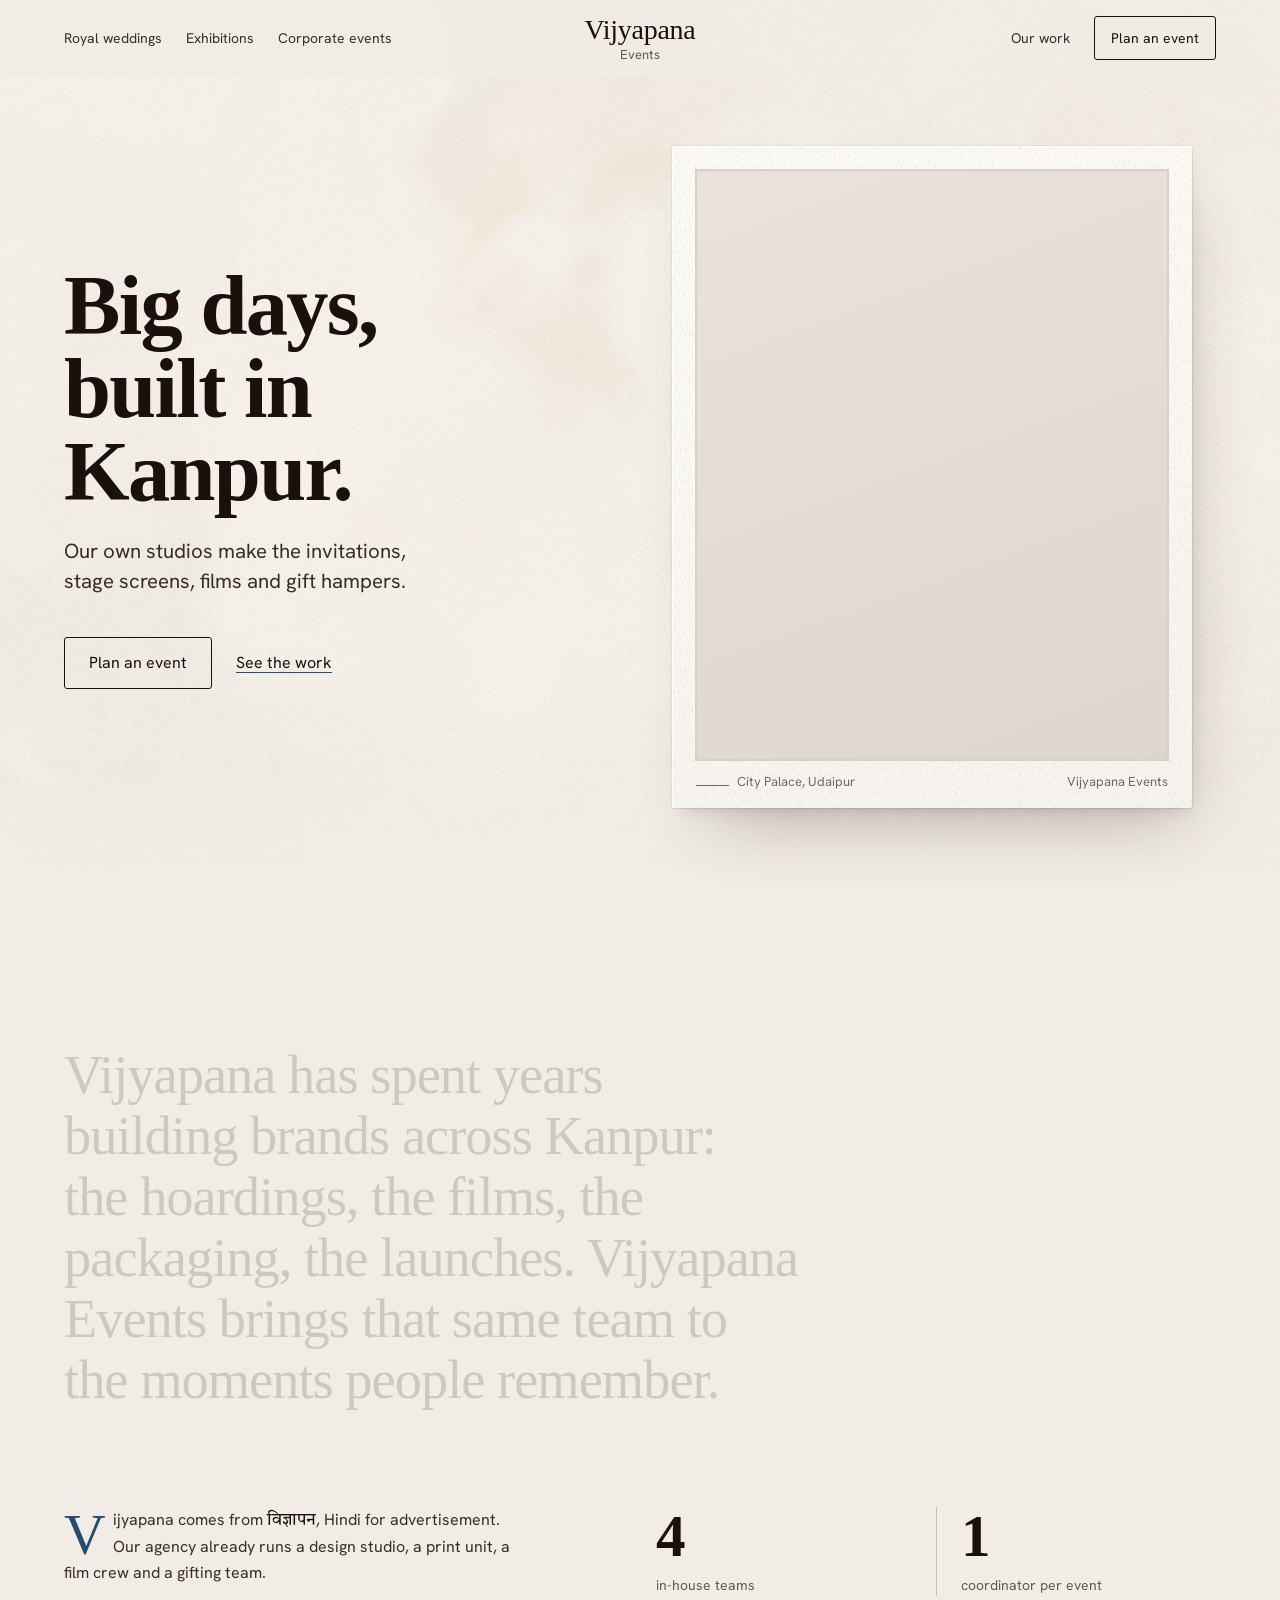
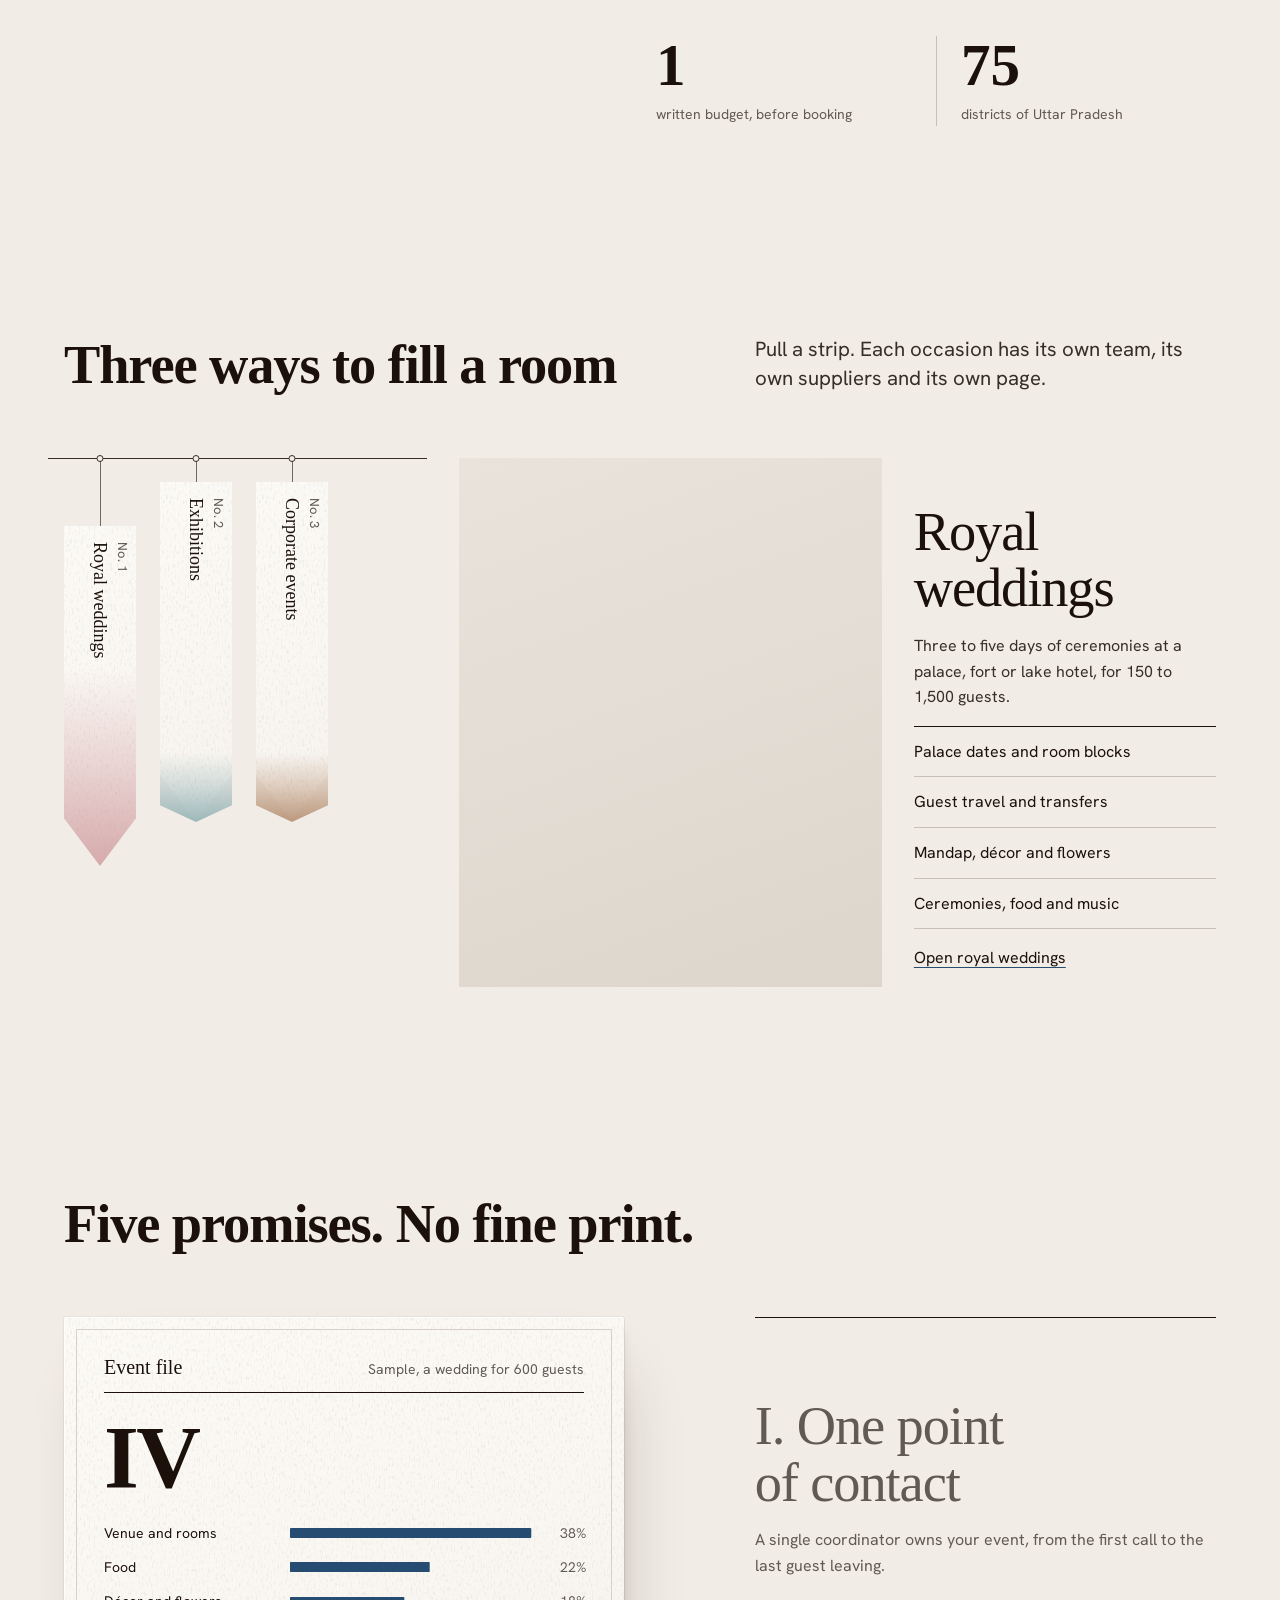
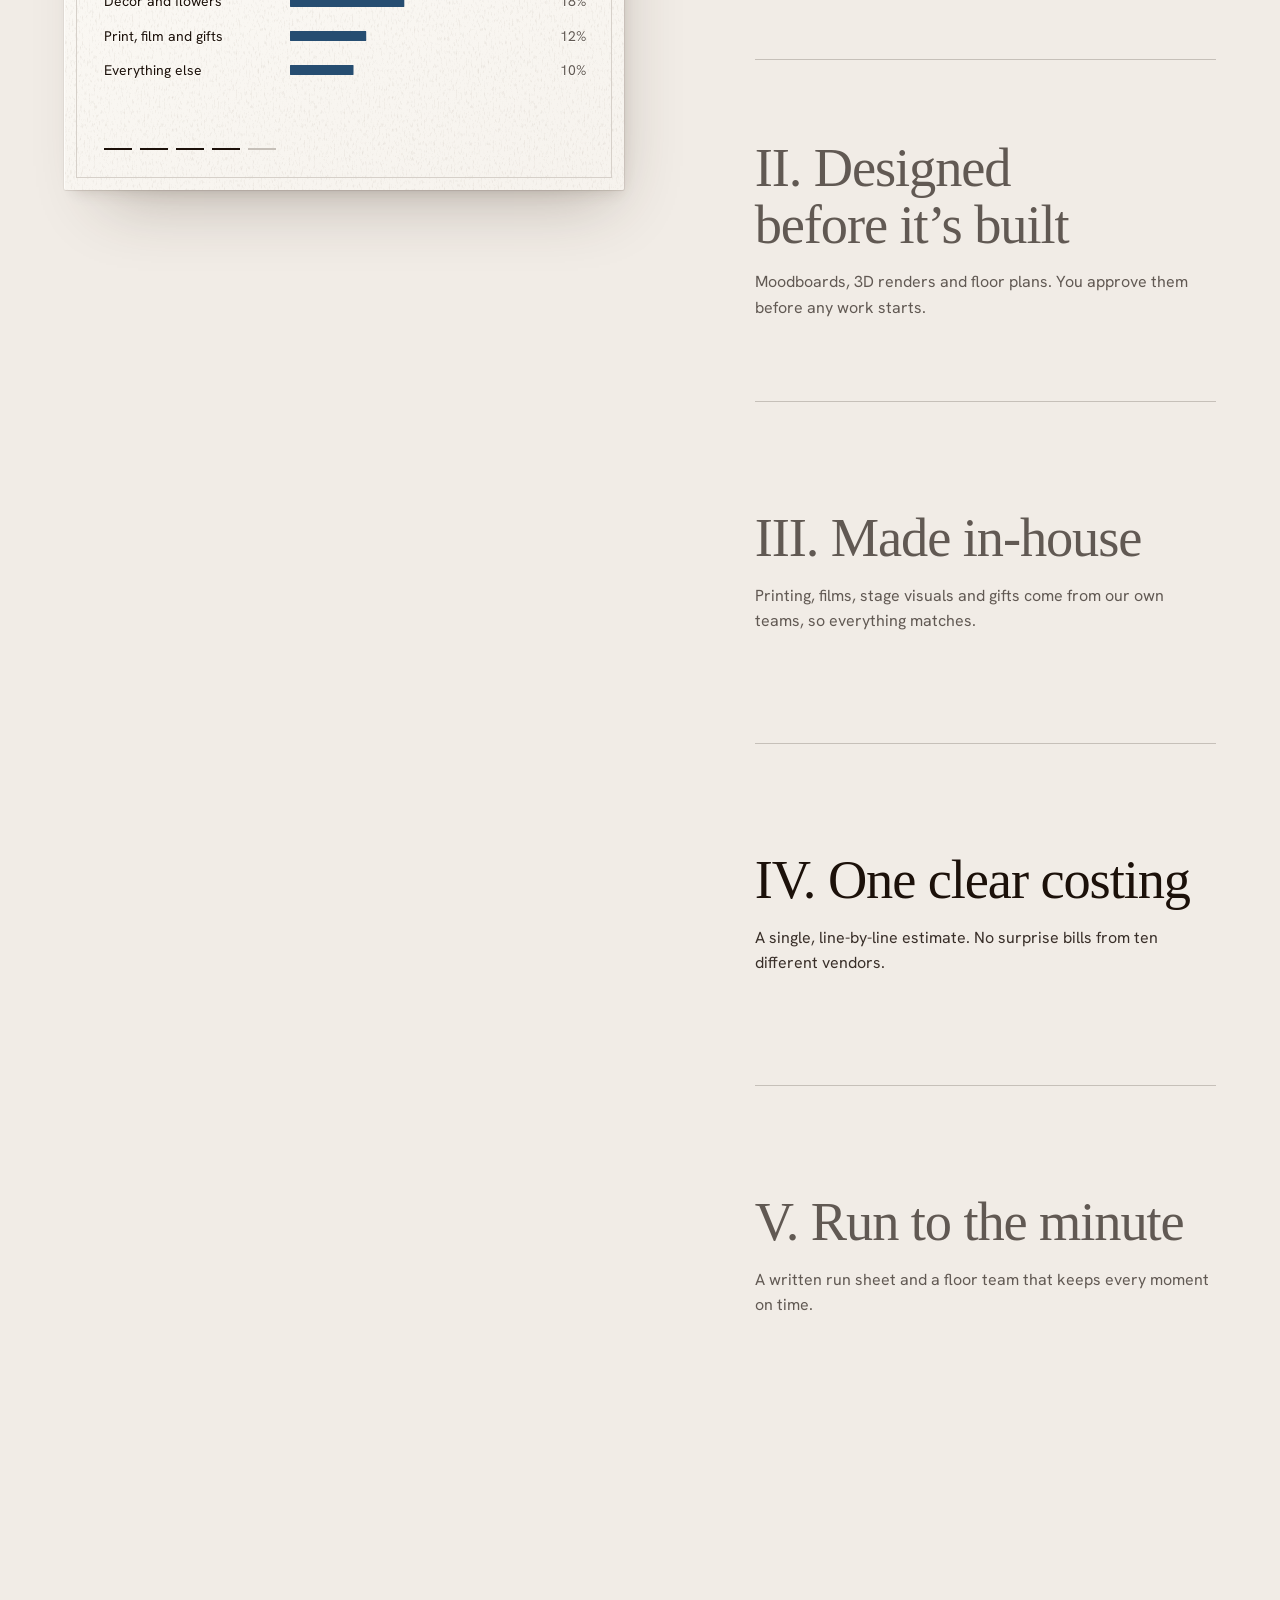
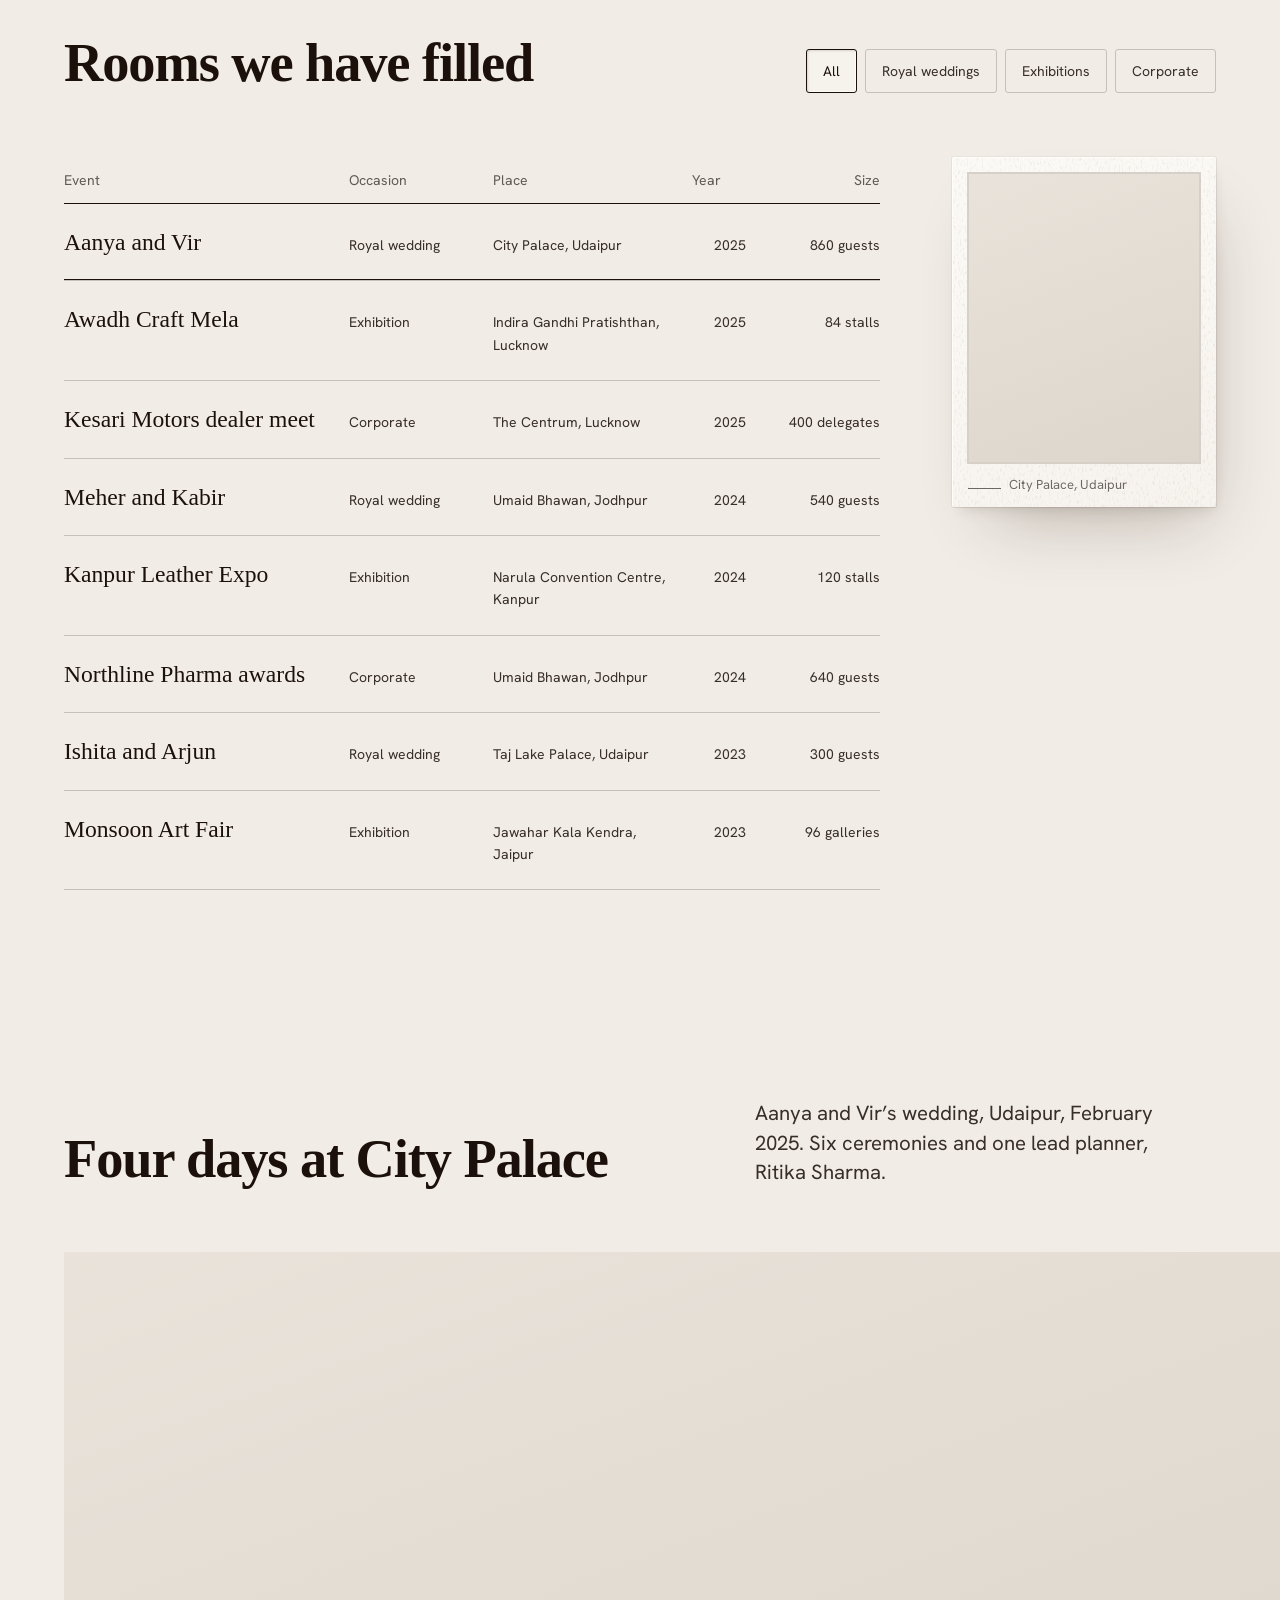
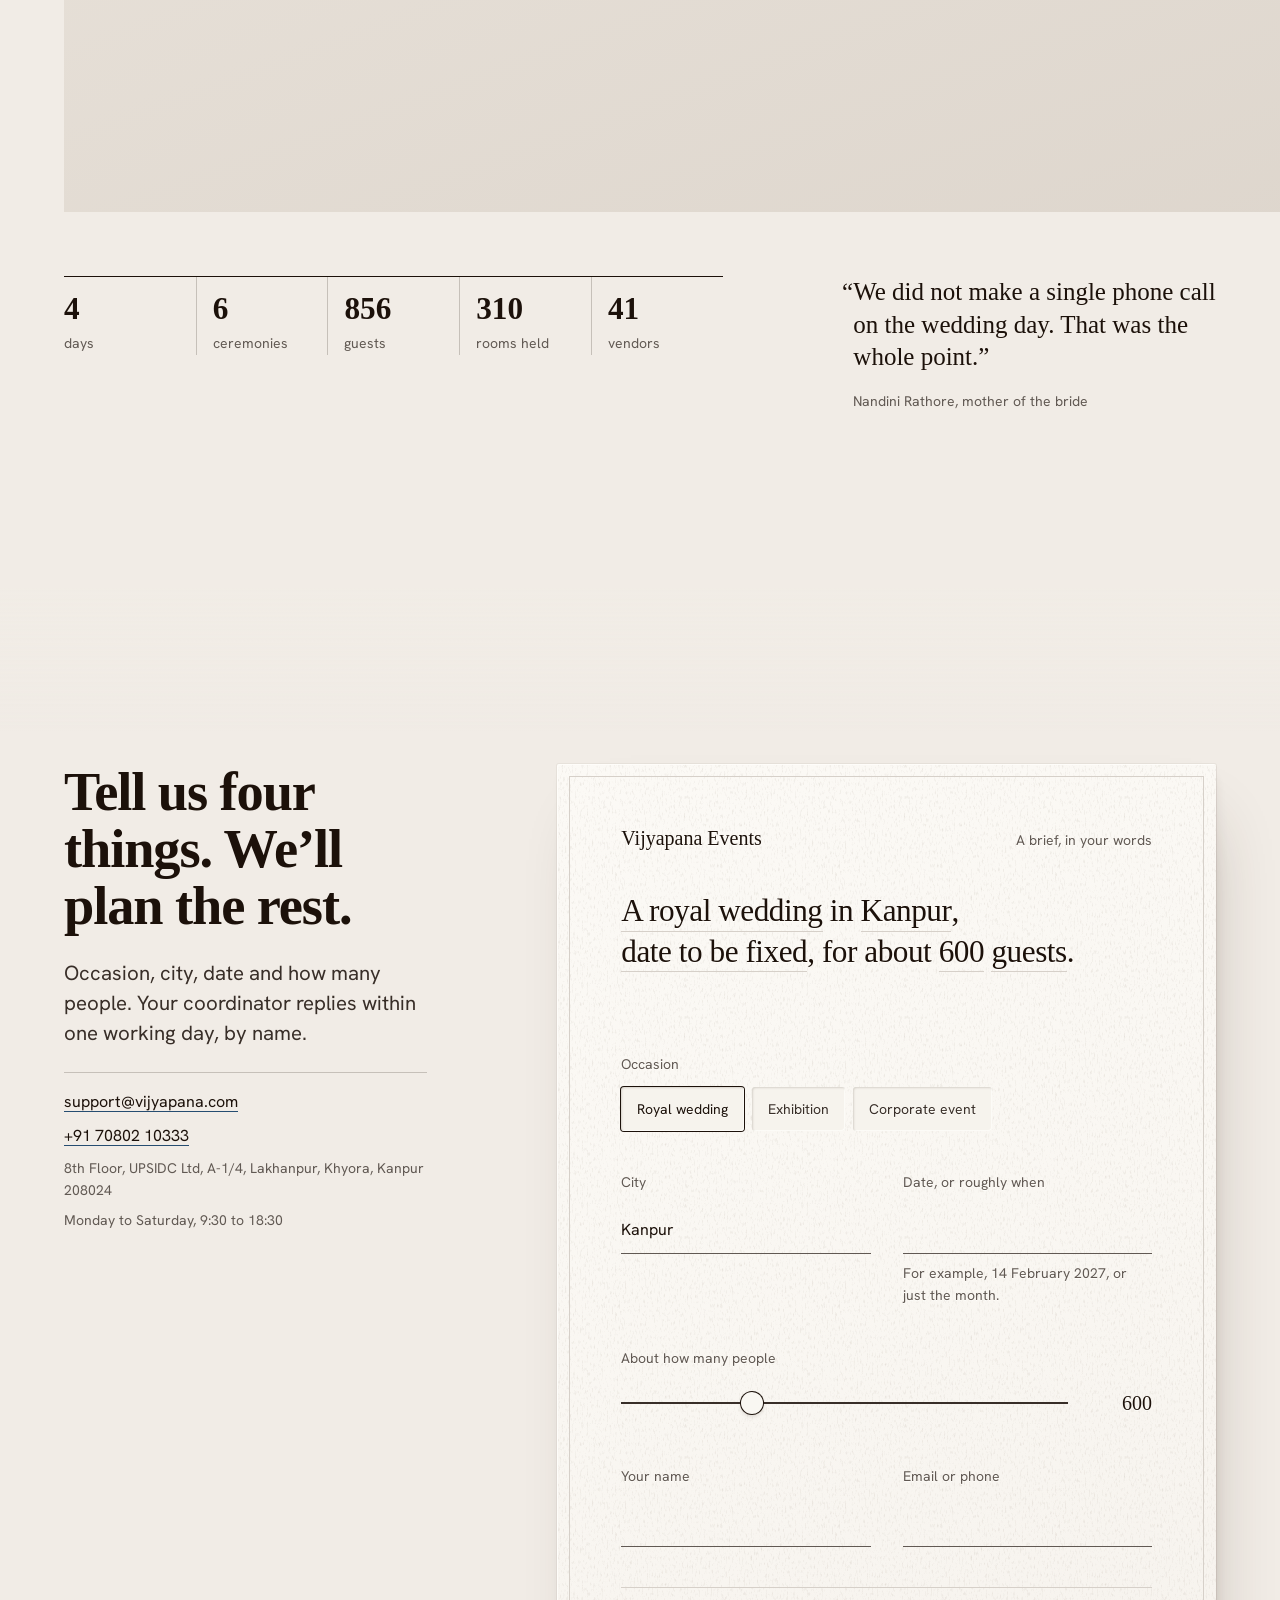
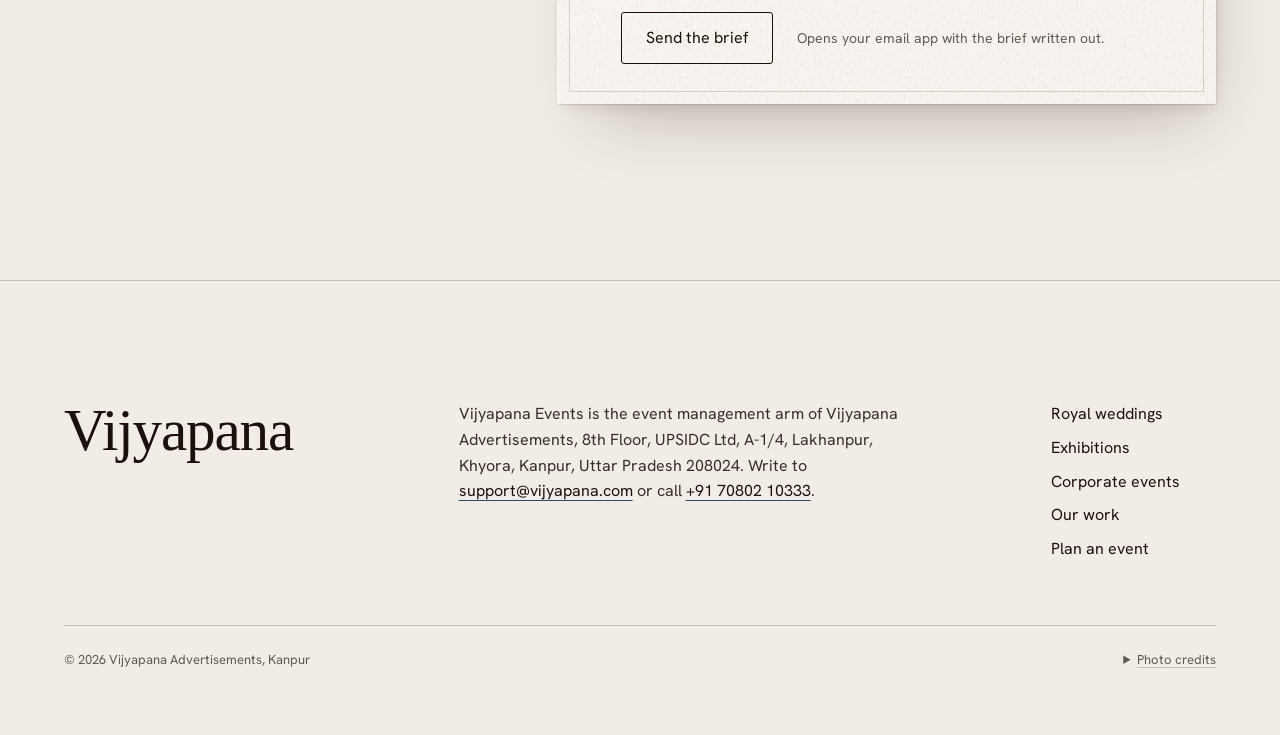
<file: index.html>
<!doctype html>
<html lang="en-IN">
<head>
<meta charset="utf-8">
<meta name="viewport" content="width=device-width, initial-scale=1">
<title>Vijyapana Events | Royal weddings, exhibitions and corporate events in Kanpur</title>
<meta name="description" content="Vijyapana Events, the event management arm of Vijyapana in Kanpur, plans and runs royal weddings, exhibitions and corporate events, with the invitations, stage screens, films and gift hampers made in-house.">
<meta name="theme-color" content="#f1ece5">
<link rel="icon" href="data:image/svg+xml,%3Csvg xmlns='http://www.w3.org/2000/svg' viewBox='0 0 32 32'%3E%3Crect width='32' height='32' rx='3' fill='%23f1ece5'/%3E%3Ctext x='16' y='23' font-family='Georgia,serif' font-size='20' text-anchor='middle' fill='%23271c14'%3EV%3C/text%3E%3C/svg%3E">
<link rel="preconnect" href="https://api.fontshare.com">
<link rel="preconnect" href="https://cdn.fontshare.com" crossorigin>
<link rel="preconnect" href="https://fonts.googleapis.com">
<link rel="preconnect" href="https://fonts.gstatic.com" crossorigin>
<link rel="preconnect" href="https://upload.wikimedia.org">
<link href="https://api.fontshare.com/v2/css?f[]=erode@400,500,600&amp;display=swap" rel="stylesheet">
<link href="https://fonts.googleapis.com/css2?family=Hanken+Grotesk:wght@400&amp;family=Tiro+Devanagari+Hindi&amp;display=swap" rel="stylesheet">
<link rel="stylesheet" href="assets/css/site.css">
<script>document.documentElement.classList.add('js');</script>

</head>
<!-- Placeholder content: the events, names, figures, quotes and prices on this site are sample data. Replace before launch. The Kanpur address, phone, email and hours are from vijyapana.com. Venue names are real places used as examples: confirm them with the venues before launch. -->
<body>
<canvas class="air" aria-hidden="true"></canvas>
<div class="grain" aria-hidden="true"></div>
<div class="page">
<a class="skip" href="#main">Skip to content</a>
<header class="site-nav">
  <div class="container">
    <nav class="site-nav__bar" aria-label="Main">
      <ul class="site-nav__start">
        <li><a href="royal-weddings.html">Royal weddings</a></li>
        <li><a href="exhibitions.html">Exhibitions</a></li>
        <li><a href="corporate-events.html">Corporate events</a></li>
      </ul>
      <a class="wordmark" href="index.html" aria-label="Vijyapana Events, home"><b>Vijyapana</b><span>Events</span></a>
      <div class="site-nav__end">
        <a class="link-work" href="index.html#work">Our work</a>
        <a class="btn btn--small" href="#brief">Plan an event</a>
        <button class="btn btn--small menu-btn" type="button" aria-expanded="false" aria-controls="menu">Menu</button>
      </div>
    </nav>
    <nav class="menu-panel" id="menu" aria-label="Menu" hidden>
      <a href="royal-weddings.html">Royal weddings</a>
      <a href="exhibitions.html">Exhibitions</a>
      <a href="corporate-events.html">Corporate events</a>
      <a href="index.html#work">Our work</a>
      <a class="btn" href="#brief">Plan an event</a>
    </nav>
  </div>
</header>


<main id="main">
  <!-- Hero: one print, turning through the three occasions -->
  <section class="hero fade-foot" data-air aria-labelledby="hero-title">
    <div class="container hero__grid">
      <div class="hero__text">
        <h1 id="hero-title" class="lines-in">
          <span class="line" style="--i:0"><span>Big days,</span></span>
          <span class="line" style="--i:1"><span>built in Kanpur.</span></span>
        </h1>
        <p class="lead" data-reveal style="--i:4">Our own studios make the invitations, stage screens, films and gift hampers.</p>
        <div class="actions" data-reveal style="--i:5">
          <a class="btn" href="#brief">Plan an event</a>
          <a class="link" href="#work">See the work</a>
        </div>
      </div>

      <div class="hero__visual hero__visual--cycle">
        <figure class="print stock" style="margin:0">
          <div class="print__frame" data-slot="hero" data-print data-cycle data-alt="Your own event photograph, portrait, at least 1600px tall">
            <img src="https://upload.wikimedia.org/wikipedia/commons/thumb/3/30/City_Palace%2C_Udaipur%2C_20191207_0526_6946.jpg/1280px-City_Palace%2C_Udaipur%2C_20191207_0526_6946.jpg" srcset="https://upload.wikimedia.org/wikipedia/commons/thumb/3/30/City_Palace%2C_Udaipur%2C_20191207_0526_6946.jpg/960px-City_Palace%2C_Udaipur%2C_20191207_0526_6946.jpg 960w, https://upload.wikimedia.org/wikipedia/commons/thumb/3/30/City_Palace%2C_Udaipur%2C_20191207_0526_6946.jpg/1280px-City_Palace%2C_Udaipur%2C_20191207_0526_6946.jpg 1280w, https://upload.wikimedia.org/wikipedia/commons/thumb/3/30/City_Palace%2C_Udaipur%2C_20191207_0526_6946.jpg/1920px-City_Palace%2C_Udaipur%2C_20191207_0526_6946.jpg 1920w" width="3936" height="4504" data-key="wed" class="is-shown" alt="Carved balconies and arched windows of City Palace, Udaipur, in daylight" sizes="(min-width: 60rem) 520px, 90vw" style="object-position: 50% 40%" fetchpriority="high" decoding="async">
            <img src="https://upload.wikimedia.org/wikipedia/commons/thumb/7/73/India_Art_Fair_2018_New_Delhi.jpg/1280px-India_Art_Fair_2018_New_Delhi.jpg" srcset="https://upload.wikimedia.org/wikipedia/commons/thumb/7/73/India_Art_Fair_2018_New_Delhi.jpg/960px-India_Art_Fair_2018_New_Delhi.jpg 960w, https://upload.wikimedia.org/wikipedia/commons/thumb/7/73/India_Art_Fair_2018_New_Delhi.jpg/1280px-India_Art_Fair_2018_New_Delhi.jpg 1280w, https://upload.wikimedia.org/wikipedia/commons/thumb/7/73/India_Art_Fair_2018_New_Delhi.jpg/1920px-India_Art_Fair_2018_New_Delhi.jpg 1920w" width="4032" height="3024" data-key="exh" alt="A long exhibition pavilion with a pleated roof and visitors arriving" sizes="(min-width: 60rem) 520px, 90vw" style="object-position: 40% 50%" loading="lazy" decoding="async">
            <img src="https://upload.wikimedia.org/wikipedia/commons/thumb/a/aa/Wikimania_2014_-_audience_during_Lila_Tretikov%27s_keynote_03.jpg/1280px-Wikimania_2014_-_audience_during_Lila_Tretikov%27s_keynote_03.jpg" srcset="https://upload.wikimedia.org/wikipedia/commons/thumb/a/aa/Wikimania_2014_-_audience_during_Lila_Tretikov%27s_keynote_03.jpg/960px-Wikimania_2014_-_audience_during_Lila_Tretikov%27s_keynote_03.jpg 960w, https://upload.wikimedia.org/wikipedia/commons/thumb/a/aa/Wikimania_2014_-_audience_during_Lila_Tretikov%27s_keynote_03.jpg/1280px-Wikimania_2014_-_audience_during_Lila_Tretikov%27s_keynote_03.jpg 1280w, https://upload.wikimedia.org/wikipedia/commons/thumb/a/aa/Wikimania_2014_-_audience_during_Lila_Tretikov%27s_keynote_03.jpg/1920px-Wikimania_2014_-_audience_during_Lila_Tretikov%27s_keynote_03.jpg 1920w" width="4608" height="3456" data-key="corp" alt="A full auditorium during a keynote" sizes="(min-width: 60rem) 520px, 90vw" style="object-position: 55% 50%" loading="lazy" decoding="async">
          </div>
          <figcaption class="print__meta">
            <span class="pencil" data-print-meta="wed">City Palace, Udaipur</span>
            <span class="pencil" data-print-meta="exh" hidden>An exhibition pavilion</span>
            <span class="pencil" data-print-meta="corp" hidden>A keynote, full house</span>
            <span>Vijyapana Events</span>
          </figcaption>
        </figure>
      </div>
    </div>
  </section>

  <!-- What we are -->
  <section class="section paper" aria-labelledby="what-title">
    <div class="container">
      <h2 id="what-title" class="visually-hidden">About Vijyapana Events</h2>
      <div class="g12">
        <p class="statement__text ink-words">Vijyapana has spent years building brands across Kanpur: the hoardings, the films, the packaging, the launches. Vijyapana Events brings that same team to the moments people remember.</p>
      </div>
      <div class="g12 statement__below">
        <p class="wall dropcap" data-reveal>Vijyapana comes from <span class="deva" lang="hi">विज्ञापन</span>, Hindi for advertisement. Our agency already runs a design studio, a print unit, a film crew and a gifting team.</p>
        <dl class="figures" data-stagger>
          <div data-reveal><dt>in-house teams</dt><dd data-count="4">4</dd></div>
          <div data-reveal><dt>coordinator per event</dt><dd data-count="1">1</dd></div>
          <div data-reveal><dt>written budget, before booking</dt><dd data-count="1">1</dd></div>
          <div data-reveal><dt>districts of Uttar Pradesh</dt><dd data-count="75">75</dd></div>
        </dl>
      </div>
    </div>
  </section>

  <!-- Three kinds of occasion -->
  <section class="section paper" id="occasions" aria-labelledby="occ-title">
    <div class="container">
      <div class="head head--split">
        <h2 id="occ-title" data-reveal>Three ways to fill a room</h2>
        <p class="lead" data-reveal style="--i:1">Pull a strip. Each occasion has its own team, its own suppliers and its own page.</p>
      </div>
      <div class="g12 occ" data-tabs>
        <div class="occ__rail" role="tablist" aria-label="Occasions">
          <button class="strip strip--wed" type="button" role="tab" id="t-wed" aria-controls="p-wed" aria-selected="true"><span class="strip__paper"></span><span class="strip__ink"></span><span class="strip__name">Royal weddings</span><span class="strip__no">No. 1</span></button>
          <button class="strip strip--exh" type="button" role="tab" id="t-exh" aria-controls="p-exh" aria-selected="false"><span class="strip__paper"></span><span class="strip__ink"></span><span class="strip__name">Exhibitions</span><span class="strip__no">No. 2</span></button>
          <button class="strip strip--corp" type="button" role="tab" id="t-corp" aria-controls="p-corp" aria-selected="false"><span class="strip__paper"></span><span class="strip__ink"></span><span class="strip__name">Corporate events</span><span class="strip__no">No. 3</span></button>
        </div>
        <div class="occ__panels">
          <article class="occ__panel" role="tabpanel" id="p-wed" aria-labelledby="t-wed">
            <div class="occ__photo" data-slot="occ-wed" data-alt="Décor detail from one of your weddings, portrait">
              <img src="https://upload.wikimedia.org/wikipedia/commons/thumb/f/f6/Lotus_buds_as_decoration_at_an_Indian_wedding_02.jpg/1280px-Lotus_buds_as_decoration_at_an_Indian_wedding_02.jpg" srcset="https://upload.wikimedia.org/wikipedia/commons/thumb/f/f6/Lotus_buds_as_decoration_at_an_Indian_wedding_02.jpg/960px-Lotus_buds_as_decoration_at_an_Indian_wedding_02.jpg 960w, https://upload.wikimedia.org/wikipedia/commons/thumb/f/f6/Lotus_buds_as_decoration_at_an_Indian_wedding_02.jpg/1280px-Lotus_buds_as_decoration_at_an_Indian_wedding_02.jpg 1280w, https://upload.wikimedia.org/wikipedia/commons/thumb/f/f6/Lotus_buds_as_decoration_at_an_Indian_wedding_02.jpg/1920px-Lotus_buds_as_decoration_at_an_Indian_wedding_02.jpg 1920w" width="5472" height="3648" alt="Lotus buds and jasmine strings hung as wedding décor" sizes="(min-width: 60rem) 34vw, 92vw" style="object-position: 50% 45%" loading="lazy" decoding="async">
            </div>
            <div class="occ__label">
              <h3>Royal weddings</h3>
              <p>Three to five days of ceremonies at a palace, fort or lake hotel, for 150 to 1,500 guests.</p>
              <ul><li>Palace dates and room blocks</li><li>Guest travel and transfers</li><li>Mandap, décor and flowers</li><li>Ceremonies, food and music</li></ul>
              <a class="link" href="royal-weddings.html">Open royal weddings</a>
            </div>
          </article>
          <article class="occ__panel" role="tabpanel" id="p-exh" aria-labelledby="t-exh">
            <div class="occ__photo" data-slot="occ-exh" data-alt="A hall your team has built, portrait">
              <img src="https://upload.wikimedia.org/wikipedia/commons/thumb/0/0f/Pragatimaidanhall6.jpg/1280px-Pragatimaidanhall6.jpg" srcset="https://upload.wikimedia.org/wikipedia/commons/thumb/0/0f/Pragatimaidanhall6.jpg/960px-Pragatimaidanhall6.jpg 960w, https://upload.wikimedia.org/wikipedia/commons/thumb/0/0f/Pragatimaidanhall6.jpg/1280px-Pragatimaidanhall6.jpg 1280w, https://upload.wikimedia.org/wikipedia/commons/thumb/0/0f/Pragatimaidanhall6.jpg/1920px-Pragatimaidanhall6.jpg 1920w" width="4608" height="3456" alt="An exhibition hall under a steel roof, stalls in rows below" sizes="(min-width: 60rem) 34vw, 92vw" style="object-position: 50% 50%" loading="lazy" decoding="async">
            </div>
            <div class="occ__label">
              <h3>Exhibitions</h3>
              <p>Trade shows, consumer fairs and art fairs, for the organiser running the hall and the brand taking a stand.</p>
              <ul><li>Hall plans and permits</li><li>Stand design and build</li><li>Exhibitor services desk</li><li>Visitor registration</li></ul>
              <a class="link" href="exhibitions.html">Open exhibitions</a>
            </div>
          </article>
          <article class="occ__panel" role="tabpanel" id="p-corp" aria-labelledby="t-corp">
            <div class="occ__photo" data-slot="occ-corp" data-alt="A stage your team has run, portrait">
              <img src="https://upload.wikimedia.org/wikipedia/commons/thumb/6/6b/NOLA_NAHJ_2026_Conference_-_%28Group%29_Charo_Henriquez_%2B_Sabrina_Rodriguez_%2B_Vanessa_Diaz_%2B_Julyssa_Lopez_1.jpg/1280px-NOLA_NAHJ_2026_Conference_-_%28Group%29_Charo_Henriquez_%2B_Sabrina_Rodriguez_%2B_Vanessa_Diaz_%2B_Julyssa_Lopez_1.jpg" srcset="https://upload.wikimedia.org/wikipedia/commons/thumb/6/6b/NOLA_NAHJ_2026_Conference_-_%28Group%29_Charo_Henriquez_%2B_Sabrina_Rodriguez_%2B_Vanessa_Diaz_%2B_Julyssa_Lopez_1.jpg/960px-NOLA_NAHJ_2026_Conference_-_%28Group%29_Charo_Henriquez_%2B_Sabrina_Rodriguez_%2B_Vanessa_Diaz_%2B_Julyssa_Lopez_1.jpg 960w, https://upload.wikimedia.org/wikipedia/commons/thumb/6/6b/NOLA_NAHJ_2026_Conference_-_%28Group%29_Charo_Henriquez_%2B_Sabrina_Rodriguez_%2B_Vanessa_Diaz_%2B_Julyssa_Lopez_1.jpg/1280px-NOLA_NAHJ_2026_Conference_-_%28Group%29_Charo_Henriquez_%2B_Sabrina_Rodriguez_%2B_Vanessa_Diaz_%2B_Julyssa_Lopez_1.jpg 1280w, https://upload.wikimedia.org/wikipedia/commons/thumb/6/6b/NOLA_NAHJ_2026_Conference_-_%28Group%29_Charo_Henriquez_%2B_Sabrina_Rodriguez_%2B_Vanessa_Diaz_%2B_Julyssa_Lopez_1.jpg/1920px-NOLA_NAHJ_2026_Conference_-_%28Group%29_Charo_Henriquez_%2B_Sabrina_Rodriguez_%2B_Vanessa_Diaz_%2B_Julyssa_Lopez_1.jpg 1920w" width="5472" height="3648" alt="Four speakers seated on a dark stage during a panel" sizes="(min-width: 60rem) 34vw, 92vw" style="object-position: 50% 50%" loading="lazy" decoding="async">
            </div>
            <div class="occ__label">
              <h3>Corporate events</h3>
              <p>Conferences, launches, award nights and offsites, run to a minute-by-minute show sheet.</p>
              <ul><li>Venue, stage and sound</li><li>Delegate registration</li><li>Speakers and show calling</li><li>Group travel</li></ul>
              <a class="link" href="corporate-events.html">Open corporate events</a>
            </div>
          </article>
        </div>
      </div>
    </div>
  </section>

  <!-- How an event runs -->
  <section class="section paper" aria-labelledby="how-title">
    <div class="container">
      <div class="head">
        <h2 id="how-title" data-reveal>Five promises. No fine print.</h2>
      </div>
      <div class="g12 chapter" data-chapter>
        <div class="chapter__pin">
          <div class="sheet stock stock--framed">
            <div class="sheet__head"><b>Event file</b><span>Sample, a wedding for 600 guests</span></div>
            <div class="sheet__states">
              <div class="sheet__state is-current">
                <span class="sheet__numeral" aria-hidden="true">I</span>
                <dl><div><dt>Coordinator</dt><dd>Ritika Sharma</dd></div><div><dt>Occasion</dt><dd>Royal wedding</dd></div><div><dt>Guests</dt><dd>About 600</dd></div><div><dt>Numbers to call</dt><dd>One, hers</dd></div></dl>
              </div>
              <div class="sheet__state">
                <span class="sheet__numeral" aria-hidden="true">II</span>
                <dl><div><dt>Moodboard</dt><dd>Approved</dd></div><div><dt>3D stage render</dt><dd>Version 3, approved</dd></div><div><dt>Floor plan</dt><dd>Signed</dd></div><div><dt>Build starts</dt><dd>After your sign-off</dd></div></dl>
              </div>
              <div class="sheet__state">
                <span class="sheet__numeral" aria-hidden="true">III</span>
                <dl><div><dt>Invitations</dt><dd>Our print unit</dd></div><div><dt>Stage screens</dt><dd>Our design studio</dd></div><div><dt>Wedding film</dt><dd>Our film crew</dd></div><div><dt>Gift hampers</dt><dd>Our gifting team</dd></div></dl>
              </div>
              <div class="sheet__state">
                <span class="sheet__numeral" aria-hidden="true">IV</span>
                <ul class="bars">
                  <li>Venue and rooms<i style="--v:.95"></i><b>38%</b></li>
                  <li>Food<i style="--v:.55"></i><b>22%</b></li>
                  <li>Décor and flowers<i style="--v:.45"></i><b>18%</b></li>
                  <li>Print, film and gifts<i style="--v:.3"></i><b>12%</b></li>
                  <li>Everything else<i style="--v:.25"></i><b>10%</b></li>
                </ul>
              </div>
              <div class="sheet__state">
                <span class="sheet__numeral" aria-hidden="true">V</span>
                <dl><div><dt>18:30</dt><dd>Baraat leaves the hotel</dd></div><div><dt>19:10</dt><dd>At the gate</dd></div><div><dt>19:40</dt><dd>Varmala on the steps</dd></div><div><dt>21:15</dt><dd>Pheras, at the muhurat</dd></div></dl>
              </div>
            </div>
            <div class="sheet__ticks" aria-hidden="true"><span class="on"></span><span></span><span></span><span></span><span></span></div>
          </div>
        </div>
        <ol class="chapter__steps">
          <li class="is-current"><h3>I. One point of contact</h3><p>A single coordinator owns your event, from the first call to the last guest leaving.</p></li>
          <li><h3>II. Designed before it’s built</h3><p>Moodboards, 3D renders and floor plans. You approve them before any work starts.</p></li>
          <li><h3>III. Made in-house</h3><p>Printing, films, stage visuals and gifts come from our own teams, so everything matches.</p></li>
          <li><h3>IV. One clear costing</h3><p>A single, line-by-line estimate. No surprise bills from ten different vendors.</p></li>
          <li><h3>V. Run to the minute</h3><p>A written run sheet and a floor team that keeps every moment on time.</p></li>
        </ol>
      </div>
    </div>
  </section>

  <!-- The work -->
  <section class="section paper" id="work" aria-labelledby="work-title" data-work>
    <div class="container">
      <div class="head head--split">
        <h2 id="work-title" data-reveal>Rooms we have filled</h2>
        <div class="head__aside work__filter" role="group" aria-label="Filter events">
          <button class="chip" type="button" data-filter="all" aria-pressed="true">All</button>
          <button class="chip" type="button" data-filter="wed" aria-pressed="false">Royal weddings</button>
          <button class="chip" type="button" data-filter="exh" aria-pressed="false">Exhibitions</button>
          <button class="chip" type="button" data-filter="corp" aria-pressed="false">Corporate</button>
        </div>
      </div>
      <div class="g12 work">
        <div class="work__main">
          <div class="work__head" aria-hidden="true"><span>Event</span><span>Occasion</span><span>Place</span><span>Year</span><span>Size</span></div>
          <ul class="work__list">
            <li data-kind="wed" data-key="r1" data-place="City Palace, Udaipur"><a class="work__row" href="royal-weddings.html"><b>Aanya and Vir</b><span>Royal wedding</span><span>City Palace, Udaipur</span><span class="num">2025</span><span class="num">860 guests</span></a></li>
            <li data-kind="exh" data-key="r2" data-place="Indira Gandhi Pratishthan, Lucknow"><a class="work__row" href="exhibitions.html"><b>Awadh Craft Mela</b><span>Exhibition</span><span>Indira Gandhi Pratishthan, Lucknow</span><span class="num">2025</span><span class="num">84 stalls</span></a></li>
            <li data-kind="corp" data-key="r3" data-place="The Centrum, Lucknow"><a class="work__row" href="corporate-events.html"><b>Kesari Motors dealer meet</b><span>Corporate</span><span>The Centrum, Lucknow</span><span class="num">2025</span><span class="num">400 delegates</span></a></li>
            <li data-kind="wed" data-key="r4" data-place="Umaid Bhawan, Jodhpur"><a class="work__row" href="royal-weddings.html"><b>Meher and Kabir</b><span>Royal wedding</span><span>Umaid Bhawan, Jodhpur</span><span class="num">2024</span><span class="num">540 guests</span></a></li>
            <li data-kind="exh" data-key="r5" data-place="Narula Convention Centre, Kanpur"><a class="work__row" href="exhibitions.html"><b>Kanpur Leather Expo</b><span>Exhibition</span><span>Narula Convention Centre, Kanpur</span><span class="num">2024</span><span class="num">120 stalls</span></a></li>
            <li data-kind="corp" data-key="r6" data-place="Umaid Bhawan, Jodhpur"><a class="work__row" href="corporate-events.html"><b>Northline Pharma awards</b><span>Corporate</span><span>Umaid Bhawan, Jodhpur</span><span class="num">2024</span><span class="num">640 guests</span></a></li>
            <li data-kind="wed" data-key="r7" data-place="Taj Lake Palace, Udaipur"><a class="work__row" href="royal-weddings.html"><b>Ishita and Arjun</b><span>Royal wedding</span><span>Taj Lake Palace, Udaipur</span><span class="num">2023</span><span class="num">300 guests</span></a></li>
            <li data-kind="exh" data-key="r8" data-place="Jawahar Kala Kendra, Jaipur"><a class="work__row" href="exhibitions.html"><b>Monsoon Art Fair</b><span>Exhibition</span><span>Jawahar Kala Kendra, Jaipur</span><span class="num">2023</span><span class="num">96 galleries</span></a></li>
          </ul>
        </div>
        <figure class="work__preview stock" aria-hidden="true" style="margin:0">
          <div class="print__frame" data-slot="work" data-alt="Photographs of each listed event, portrait">
            <img src="https://upload.wikimedia.org/wikipedia/commons/thumb/6/62/Kanyadaan_Ceremony_in_a_Gujarati%2C_Hindu_Wedding_Ceremony.jpg/1280px-Kanyadaan_Ceremony_in_a_Gujarati%2C_Hindu_Wedding_Ceremony.jpg" srcset="https://upload.wikimedia.org/wikipedia/commons/thumb/6/62/Kanyadaan_Ceremony_in_a_Gujarati%2C_Hindu_Wedding_Ceremony.jpg/960px-Kanyadaan_Ceremony_in_a_Gujarati%2C_Hindu_Wedding_Ceremony.jpg 960w, https://upload.wikimedia.org/wikipedia/commons/thumb/6/62/Kanyadaan_Ceremony_in_a_Gujarati%2C_Hindu_Wedding_Ceremony.jpg/1280px-Kanyadaan_Ceremony_in_a_Gujarati%2C_Hindu_Wedding_Ceremony.jpg 1280w, https://upload.wikimedia.org/wikipedia/commons/thumb/6/62/Kanyadaan_Ceremony_in_a_Gujarati%2C_Hindu_Wedding_Ceremony.jpg/1920px-Kanyadaan_Ceremony_in_a_Gujarati%2C_Hindu_Wedding_Ceremony.jpg 1920w" width="5760" height="3840" data-key="r1" alt="" sizes="320px" style="object-position: 50% 50%" loading="lazy" decoding="async">
            <img src="https://upload.wikimedia.org/wikipedia/commons/thumb/7/71/India_Art_Fair_2018_Interior.jpg/1280px-India_Art_Fair_2018_Interior.jpg" srcset="https://upload.wikimedia.org/wikipedia/commons/thumb/7/71/India_Art_Fair_2018_Interior.jpg/960px-India_Art_Fair_2018_Interior.jpg 960w, https://upload.wikimedia.org/wikipedia/commons/thumb/7/71/India_Art_Fair_2018_Interior.jpg/1280px-India_Art_Fair_2018_Interior.jpg 1280w, https://upload.wikimedia.org/wikipedia/commons/thumb/7/71/India_Art_Fair_2018_Interior.jpg/1920px-India_Art_Fair_2018_Interior.jpg 1920w" width="4032" height="3024" data-key="r2" alt="" sizes="320px" loading="lazy" decoding="async">
            <img src="https://upload.wikimedia.org/wikipedia/commons/thumb/a/aa/Audience_-_Keynote_Session_-_Wiki_Conference_India_-_CGC_-_Mohali_2016-08-06_7481.JPG/1280px-Audience_-_Keynote_Session_-_Wiki_Conference_India_-_CGC_-_Mohali_2016-08-06_7481.JPG" srcset="https://upload.wikimedia.org/wikipedia/commons/thumb/a/aa/Audience_-_Keynote_Session_-_Wiki_Conference_India_-_CGC_-_Mohali_2016-08-06_7481.JPG/960px-Audience_-_Keynote_Session_-_Wiki_Conference_India_-_CGC_-_Mohali_2016-08-06_7481.JPG 960w, https://upload.wikimedia.org/wikipedia/commons/thumb/a/aa/Audience_-_Keynote_Session_-_Wiki_Conference_India_-_CGC_-_Mohali_2016-08-06_7481.JPG/1280px-Audience_-_Keynote_Session_-_Wiki_Conference_India_-_CGC_-_Mohali_2016-08-06_7481.JPG 1280w, https://upload.wikimedia.org/wikipedia/commons/thumb/a/aa/Audience_-_Keynote_Session_-_Wiki_Conference_India_-_CGC_-_Mohali_2016-08-06_7481.JPG/1920px-Audience_-_Keynote_Session_-_Wiki_Conference_India_-_CGC_-_Mohali_2016-08-06_7481.JPG 1920w" width="6016" height="4000" data-key="r3" alt="" sizes="320px" style="object-position: 40% 50%" loading="lazy" decoding="async">
            <img src="https://upload.wikimedia.org/wikipedia/commons/thumb/a/a8/Columns_alley%2C_Umaid_Bhawan%2C_Jodhpur%2C_Rajasthan%2C_India.jpg/1280px-Columns_alley%2C_Umaid_Bhawan%2C_Jodhpur%2C_Rajasthan%2C_India.jpg" srcset="https://upload.wikimedia.org/wikipedia/commons/thumb/a/a8/Columns_alley%2C_Umaid_Bhawan%2C_Jodhpur%2C_Rajasthan%2C_India.jpg/960px-Columns_alley%2C_Umaid_Bhawan%2C_Jodhpur%2C_Rajasthan%2C_India.jpg 960w, https://upload.wikimedia.org/wikipedia/commons/thumb/a/a8/Columns_alley%2C_Umaid_Bhawan%2C_Jodhpur%2C_Rajasthan%2C_India.jpg/1280px-Columns_alley%2C_Umaid_Bhawan%2C_Jodhpur%2C_Rajasthan%2C_India.jpg 1280w, https://upload.wikimedia.org/wikipedia/commons/thumb/a/a8/Columns_alley%2C_Umaid_Bhawan%2C_Jodhpur%2C_Rajasthan%2C_India.jpg/1920px-Columns_alley%2C_Umaid_Bhawan%2C_Jodhpur%2C_Rajasthan%2C_India.jpg 1920w" width="2307" height="3789" data-key="r4" alt="" sizes="320px" loading="lazy" decoding="async">
            <img src="https://upload.wikimedia.org/wikipedia/commons/thumb/9/93/EBACE_2019%2C_Le_Grand-Saconnex_%28EB190646%29.jpg/1280px-EBACE_2019%2C_Le_Grand-Saconnex_%28EB190646%29.jpg" srcset="https://upload.wikimedia.org/wikipedia/commons/thumb/9/93/EBACE_2019%2C_Le_Grand-Saconnex_%28EB190646%29.jpg/960px-EBACE_2019%2C_Le_Grand-Saconnex_%28EB190646%29.jpg 960w, https://upload.wikimedia.org/wikipedia/commons/thumb/9/93/EBACE_2019%2C_Le_Grand-Saconnex_%28EB190646%29.jpg/1280px-EBACE_2019%2C_Le_Grand-Saconnex_%28EB190646%29.jpg 1280w, https://upload.wikimedia.org/wikipedia/commons/thumb/9/93/EBACE_2019%2C_Le_Grand-Saconnex_%28EB190646%29.jpg/1920px-EBACE_2019%2C_Le_Grand-Saconnex_%28EB190646%29.jpg 1920w" width="5510" height="3102" data-key="r5" alt="" sizes="320px" style="object-position: 45% 50%" loading="lazy" decoding="async">
            <img src="https://upload.wikimedia.org/wikipedia/commons/thumb/2/21/Jodhpur%2C_India%2C_Umaid_Bhawan_Palace.jpg/1280px-Jodhpur%2C_India%2C_Umaid_Bhawan_Palace.jpg" srcset="https://upload.wikimedia.org/wikipedia/commons/thumb/2/21/Jodhpur%2C_India%2C_Umaid_Bhawan_Palace.jpg/960px-Jodhpur%2C_India%2C_Umaid_Bhawan_Palace.jpg 960w, https://upload.wikimedia.org/wikipedia/commons/thumb/2/21/Jodhpur%2C_India%2C_Umaid_Bhawan_Palace.jpg/1280px-Jodhpur%2C_India%2C_Umaid_Bhawan_Palace.jpg 1280w, https://upload.wikimedia.org/wikipedia/commons/thumb/2/21/Jodhpur%2C_India%2C_Umaid_Bhawan_Palace.jpg/1920px-Jodhpur%2C_India%2C_Umaid_Bhawan_Palace.jpg 1920w" width="3072" height="2048" data-key="r6" alt="" sizes="320px" loading="lazy" decoding="async">
            <img src="https://upload.wikimedia.org/wikipedia/commons/thumb/2/29/Udaipur_Taj_Lake_Palace_Hotel.jpg/1280px-Udaipur_Taj_Lake_Palace_Hotel.jpg" srcset="https://upload.wikimedia.org/wikipedia/commons/thumb/2/29/Udaipur_Taj_Lake_Palace_Hotel.jpg/960px-Udaipur_Taj_Lake_Palace_Hotel.jpg 960w, https://upload.wikimedia.org/wikipedia/commons/thumb/2/29/Udaipur_Taj_Lake_Palace_Hotel.jpg/1280px-Udaipur_Taj_Lake_Palace_Hotel.jpg 1280w, https://upload.wikimedia.org/wikipedia/commons/thumb/2/29/Udaipur_Taj_Lake_Palace_Hotel.jpg/1920px-Udaipur_Taj_Lake_Palace_Hotel.jpg 1920w" width="3888" height="2592" data-key="r7" alt="" sizes="320px" style="object-position: 58% 50%" loading="lazy" decoding="async">
            <img src="https://upload.wikimedia.org/wikipedia/commons/thumb/5/54/Mollbrinks_Gallery_exhibition_stand_at_the_London_Art_Fair_20250121_201154_02.jpg/1280px-Mollbrinks_Gallery_exhibition_stand_at_the_London_Art_Fair_20250121_201154_02.jpg" srcset="https://upload.wikimedia.org/wikipedia/commons/thumb/5/54/Mollbrinks_Gallery_exhibition_stand_at_the_London_Art_Fair_20250121_201154_02.jpg/960px-Mollbrinks_Gallery_exhibition_stand_at_the_London_Art_Fair_20250121_201154_02.jpg 960w, https://upload.wikimedia.org/wikipedia/commons/thumb/5/54/Mollbrinks_Gallery_exhibition_stand_at_the_London_Art_Fair_20250121_201154_02.jpg/1280px-Mollbrinks_Gallery_exhibition_stand_at_the_London_Art_Fair_20250121_201154_02.jpg 1280w, https://upload.wikimedia.org/wikipedia/commons/thumb/5/54/Mollbrinks_Gallery_exhibition_stand_at_the_London_Art_Fair_20250121_201154_02.jpg/1920px-Mollbrinks_Gallery_exhibition_stand_at_the_London_Art_Fair_20250121_201154_02.jpg 1920w" width="4624" height="2604" data-key="r8" alt="" sizes="320px" style="object-position: 40% 50%" loading="lazy" decoding="async">
          </div>
          <figcaption class="print__meta"><span class="pencil" data-meta>City Palace, Udaipur</span></figcaption>
        </figure>
      </div>
    </div>
  </section>

  <!-- One event, opened -->
  <section class="section section--l paper" aria-labelledby="case-title">
    <div class="container">
      <div class="head head--split">
        <h2 id="case-title" data-reveal>Four days at City Palace</h2>
        <p class="lead" data-reveal style="--i:1">Aanya and Vir’s wedding, Udaipur, February 2025. Six ceremonies and one lead planner, Ritika Sharma.</p>
      </div>
      <div class="case__photo settle" data-slot="case" data-alt="The best photograph from a flagship wedding, landscape 21:9">
        <img src="https://upload.wikimedia.org/wikipedia/commons/thumb/6/60/City_Palace%2C_Udaipur%2C_Rajasthan_india.jpg/1280px-City_Palace%2C_Udaipur%2C_Rajasthan_india.jpg" srcset="https://upload.wikimedia.org/wikipedia/commons/thumb/6/60/City_Palace%2C_Udaipur%2C_Rajasthan_india.jpg/960px-City_Palace%2C_Udaipur%2C_Rajasthan_india.jpg 960w, https://upload.wikimedia.org/wikipedia/commons/thumb/6/60/City_Palace%2C_Udaipur%2C_Rajasthan_india.jpg/1280px-City_Palace%2C_Udaipur%2C_Rajasthan_india.jpg 1280w, https://upload.wikimedia.org/wikipedia/commons/thumb/6/60/City_Palace%2C_Udaipur%2C_Rajasthan_india.jpg/1920px-City_Palace%2C_Udaipur%2C_Rajasthan_india.jpg 1920w" width="4000" height="2248" alt="City Palace, Udaipur, lit at night and reflected in Lake Pichola" sizes="(min-width: 90rem) 1312px, 100vw" style="object-position: 50% 58%" loading="lazy" decoding="async">
      </div>
      <div class="g12 case__below">
        <dl class="facts" data-stagger>
          <div data-reveal><dt>days</dt><dd data-count="4">4</dd></div>
          <div data-reveal><dt>ceremonies</dt><dd data-count="6">6</dd></div>
          <div data-reveal><dt>guests</dt><dd data-count="860">860</dd></div>
          <div data-reveal><dt>rooms held</dt><dd data-count="312">312</dd></div>
          <div data-reveal><dt>vendors</dt><dd data-count="41">41</dd></div>
        </dl>
        <blockquote class="quote" data-reveal>
          <p>“We did not make a single phone call on the wedding day. That was the whole point.”</p>
          <footer>Nandini Rathore, mother of the bride</footer>
        </blockquote>
      </div>
    </div>
  </section>

  <section class="brief section section--l fade-head" id="brief" data-air aria-labelledby="brief-title">
  <div class="container g12 brief__grid">
    <div class="brief__intro" data-reveal>
      <h2 id="brief-title">Tell us four things. We’ll plan the rest.</h2>
      <p class="lead">Occasion, city, date and how many people. Your coordinator replies within one working day, by name.</p>
      <ul class="brief__contact">
        <li><a class="link" href="mailto:support@vijyapana.com">support@vijyapana.com</a></li>
        <li><a class="link" href="tel:+917080210333">+91&nbsp;70802&nbsp;10333</a></li>
        <li class="muted small">8th Floor, UPSIDC Ltd, A-1/4, Lakhanpur, Khyora, Kanpur 208024</li>
        <li class="muted small">Monday to Saturday, 9:30 to 18:30</li>
      </ul>
    </div>
    <div class="brief__card stock stock--framed" data-reveal>
      <div class="brief__press"><b>Vijyapana Events</b><span>A brief, in your words</span></div>
      <p class="brief__sentence" aria-live="polite"><span data-out="occasion">A royal wedding</span> in <span class="keep"><span data-out="city">Kanpur</span>,</span> <span class="keep"><span data-out="when">date to be fixed</span>,</span> for about <span data-out="people">600</span> <span class="keep"><span data-out="unit">guests</span>.</span></p>
      <form data-brief action="mailto:support@vijyapana.com" method="post" enctype="text/plain" novalidate>
        <fieldset>
          <legend>Occasion</legend>
          <div class="press-set">
            <input type="radio" id="o-wed" name="occasion" value="Royal wedding" data-phrase="A royal wedding" data-unit="guests" checked><label for="o-wed">Royal wedding</label>
            <input type="radio" id="o-exh" name="occasion" value="Exhibition" data-phrase="An exhibition" data-unit="exhibitors"><label for="o-exh">Exhibition</label>
            <input type="radio" id="o-corp" name="occasion" value="Corporate event" data-phrase="A corporate event" data-unit="delegates"><label for="o-corp">Corporate event</label>
          </div>
        </fieldset>
        <div class="ruled-row">
          <div>
            <label class="field__label" for="b-city">City</label>
            <input class="ruled" id="b-city" name="city" type="text" value="Kanpur" autocomplete="address-level2">
          </div>
          <div>
            <label class="field__label" for="b-date">Date, or roughly when</label>
            <input class="ruled" id="b-date" name="date" type="text" autocomplete="off" aria-describedby="b-date-hint">
            <p class="field__hint" id="b-date-hint">For example, 14 February 2027, or just the month.</p>
          </div>
        </div>
        <div>
          <label class="field__label" for="b-people">About how many people</label>
          <div class="range"><input type="range" id="b-people" name="people" min="50" max="2000" step="50" value="600"><output for="b-people">600</output></div>
        </div>
        <div class="ruled-row">
          <div><label class="field__label" for="b-name">Your name</label><input class="ruled" id="b-name" name="name" type="text" autocomplete="name" required></div>
          <div><label class="field__label" for="b-contact">Email or phone</label><input class="ruled" id="b-contact" name="contact" type="text" autocomplete="email" required></div>
        </div>
        <div class="brief__send">
          <button class="btn" type="submit">Send the brief</button>
          <p class="brief__help" aria-live="polite">Opens your email app with the brief written out.</p>
        </div>
      </form>
    </div>
  </div>
</section>

</main>

<footer class="site-foot paper">
  <div class="container g12 site-foot__grid">
    <p class="site-foot__mark">Vijyapana</p>
    <p class="site-foot__colophon">Vijyapana Events is the event management arm of Vijyapana Advertisements, 8th Floor, UPSIDC Ltd, A-1/4, Lakhanpur, Khyora, Kanpur, Uttar Pradesh 208024. Write to <a class="link" href="mailto:support@vijyapana.com">support@vijyapana.com</a> or call <a class="link" href="tel:+917080210333">+91&nbsp;70802&nbsp;10333</a>.</p>
    <ul class="site-foot__links">
      <li><a href="royal-weddings.html">Royal weddings</a></li>
      <li><a href="exhibitions.html">Exhibitions</a></li>
      <li><a href="corporate-events.html">Corporate events</a></li>
      <li><a href="index.html#work">Our work</a></li>
      <li><a href="#brief">Plan an event</a></li>
    </ul>
    <div class="site-foot__legal">
      <span>&copy; 2026 Vijyapana Advertisements, Kanpur</span>
      <details class="credits"><summary>Photo credits</summary><p data-credits>Photographs from Wikimedia Commons: <a href="https://commons.wikimedia.org/wiki/File:City_Palace,_Udaipur,_20191207_0526_6946.jpg">Jakub Hałun</a> (CC BY-SA 4.0), <a href="https://commons.wikimedia.org/wiki/File:India_Art_Fair_2018_New_Delhi.jpg">DiplomatTesterMan</a> (CC0), <a href="https://commons.wikimedia.org/wiki/File:Wikimania_2014_-_audience_during_Lila_Tretikov%27s_keynote_03.jpg">Chris McKenna</a> (CC BY-SA 4.0), <a href="https://commons.wikimedia.org/wiki/File:Lotus_buds_as_decoration_at_an_Indian_wedding_02.jpg">Kritzolina</a> (CC BY-SA 4.0), <a href="https://commons.wikimedia.org/wiki/File:Pragatimaidanhall6.jpg">Raulcaeser</a> (CC BY-SA 3.0), <a href="https://commons.wikimedia.org/wiki/File:NOLA_NAHJ_2026_Conference_-_(Group)_Charo_Henriquez_%2B_Sabrina_Rodriguez_%2B_Vanessa_Diaz_%2B_Julyssa_Lopez_1.jpg">Spencer Najera</a> (CC BY 4.0), <a href="https://commons.wikimedia.org/wiki/File:Kanyadaan_Ceremony_in_a_Gujarati,_Hindu_Wedding_Ceremony.jpg">Gagan Shridhrani</a> (CC BY-SA 4.0), <a href="https://commons.wikimedia.org/wiki/File:India_Art_Fair_2018_Interior.jpg">Pulakit Singh</a> (CC0), <a href="https://commons.wikimedia.org/wiki/File:Audience_-_Keynote_Session_-_Wiki_Conference_India_-_CGC_-_Mohali_2016-08-06_7481.JPG">Biswarup Ganguly</a> (CC BY 3.0), <a href="https://commons.wikimedia.org/wiki/File:Columns_alley,_Umaid_Bhawan,_Jodhpur,_Rajasthan,_India.jpg">Yann (talk)</a> (CC BY-SA 4.0), <a href="https://commons.wikimedia.org/wiki/File:EBACE_2019,_Le_Grand-Saconnex_(EB190646).jpg">Matti Blume</a> (CC BY-SA 4.0), <a href="https://commons.wikimedia.org/wiki/File:Jodhpur,_India,_Umaid_Bhawan_Palace.jpg">Vyacheslav Argenberg</a> (CC BY 4.0), <a href="https://commons.wikimedia.org/wiki/File:Udaipur_Taj_Lake_Palace_Hotel.jpg">Pallav.journo</a> (CC BY-SA 4.0), <a href="https://commons.wikimedia.org/wiki/File:Mollbrinks_Gallery_exhibition_stand_at_the_London_Art_Fair_20250121_201154_02.jpg">Jpbowen</a> (CC BY-SA 4.0), <a href="https://commons.wikimedia.org/wiki/File:City_Palace,_Udaipur,_Rajasthan_india.jpg">Ssteaj</a> (CC BY-SA 4.0).</p></details>
    </div>
  </div>
</footer>
</div>
<script>window.hallmarkSlots = (m) => { for (const [k, v] of Object.entries(m)) { const s = document.querySelector(`[data-slot="${k}"]`); if (!s) continue; const im = new Image(); im.src = typeof v === 'string' ? v : v.src; im.alt = (typeof v === 'object' && v.alt) || s.dataset.alt || ''; s.querySelectorAll(':scope > img').forEach((o) => o.remove()); s.prepend(im); } };
document.querySelectorAll('[data-slot] img').forEach((i) => { if (i.complete && !i.naturalWidth) i.remove(); else i.addEventListener('error', () => i.remove(), { once: true }); });</script>
<script src="assets/js/site.js" defer></script>

</body>
</html>
</file>
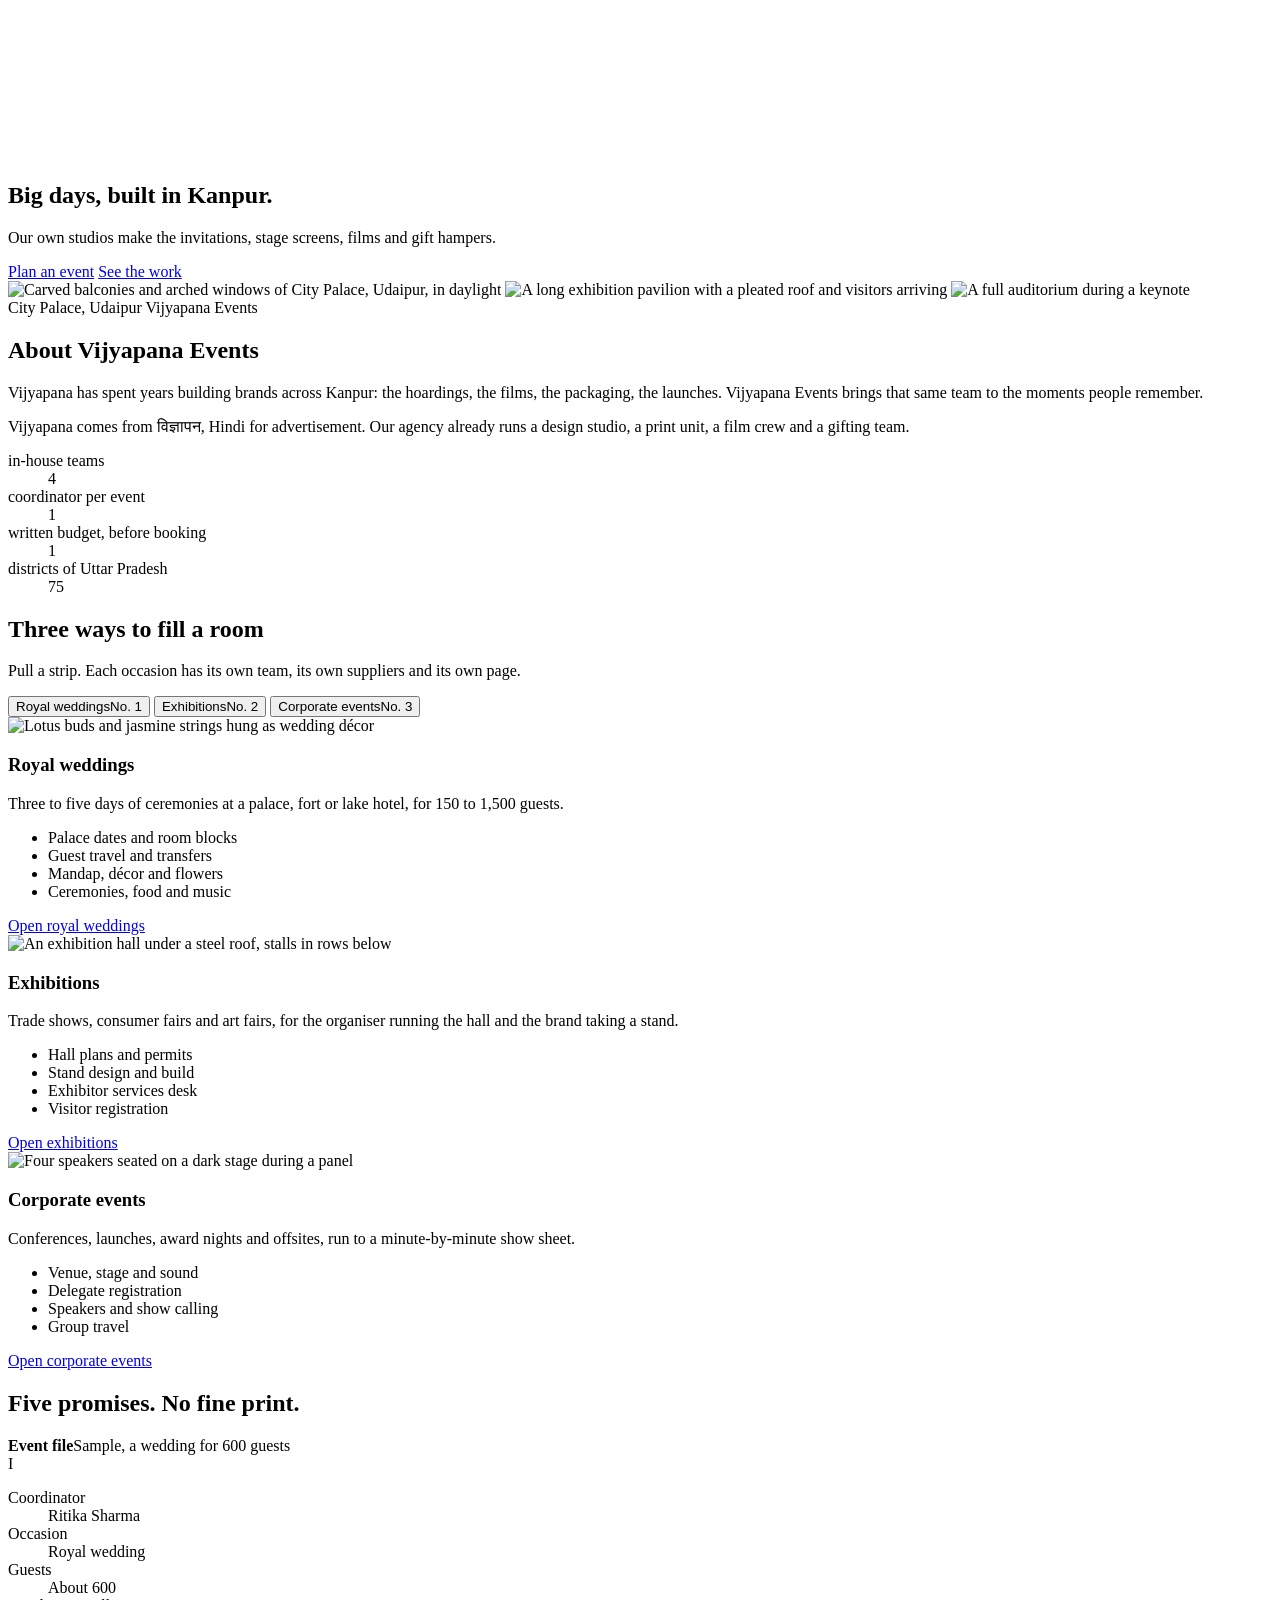
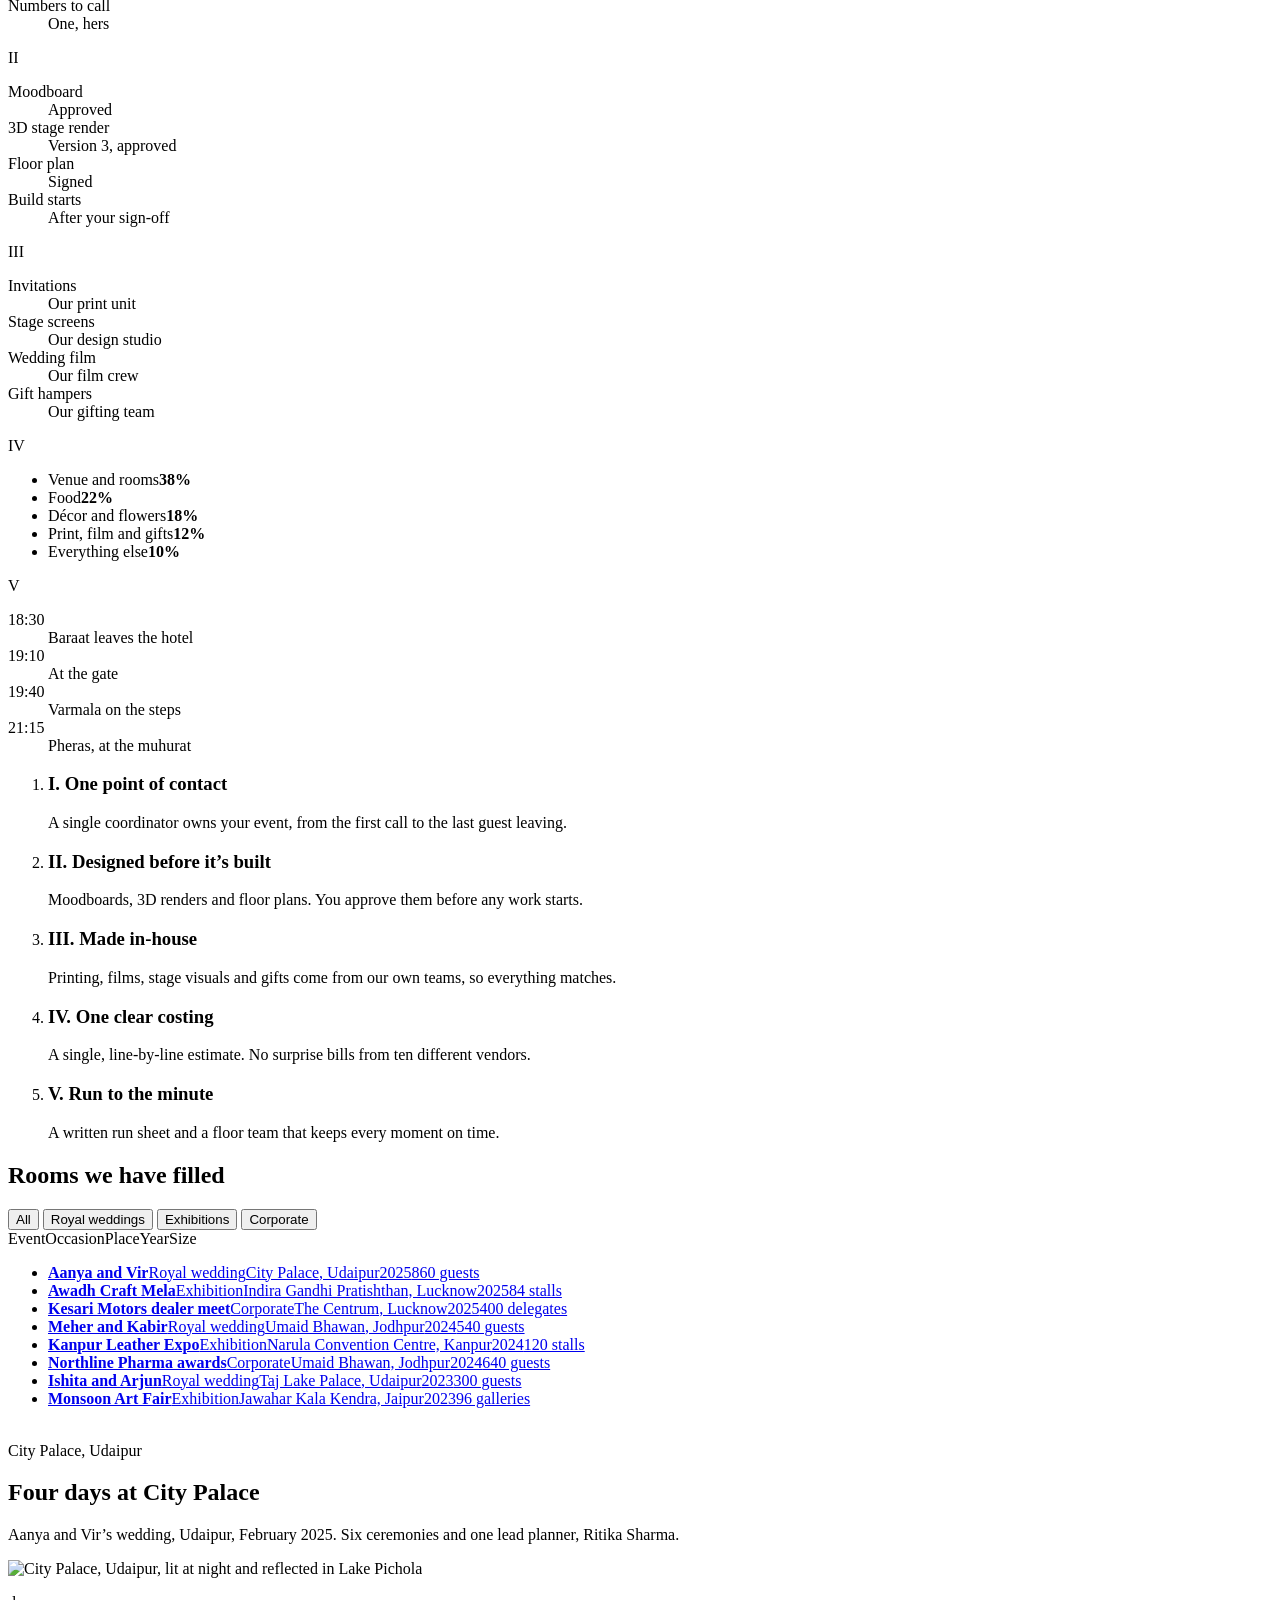
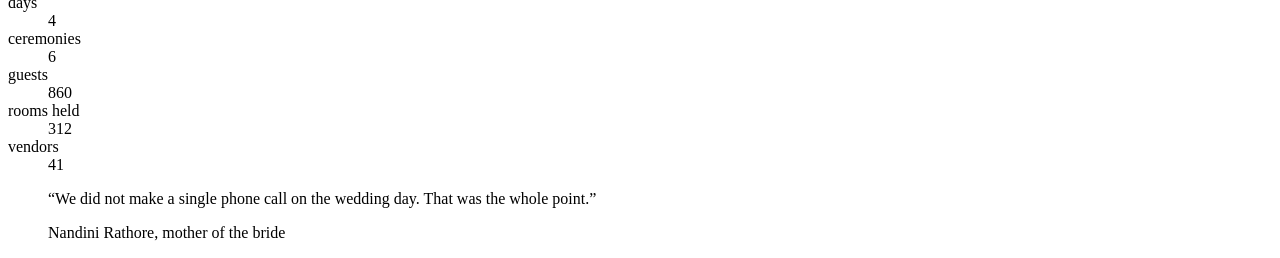
<file: src/index.html>
<!doctype html>
<html lang="en-IN">
<head>
<!-- @partial head title="Vijyapana Events | Royal weddings, exhibitions and corporate events in Kanpur" description="Vijyapana Events, the event management arm of Vijyapana in Kanpur, plans and runs royal weddings, exhibitions and corporate events, with the invitations, stage screens, films and gift hampers made in-house." -->
</head>
<!-- Placeholder content: the events, names, figures, quotes and prices on this site are sample data. Replace before launch. The Kanpur address, phone, email and hours are from vijyapana.com. Venue names are real places used as examples: confirm them with the venues before launch. -->
<body>
<canvas class="air" aria-hidden="true"></canvas>
<div class="grain" aria-hidden="true"></div>
<div class="page">
<!-- @partial nav current="home" -->

<main id="main">
  <!-- Hero: one print, turning through the three occasions -->
  <section class="hero fade-foot" data-air aria-labelledby="hero-title">
    <div class="container hero__grid">
      <div class="hero__text">
        <h1 id="hero-title" class="lines-in">
          <span class="line" style="--i:0"><span>Big days,</span></span>
          <span class="line" style="--i:1"><span>built in Kanpur.</span></span>
        </h1>
        <p class="lead" data-reveal style="--i:4">Our own studios make the invitations, stage screens, films and gift hampers.</p>
        <div class="actions" data-reveal style="--i:5">
          <a class="btn" href="#brief">Plan an event</a>
          <a class="link" href="#work">See the work</a>
        </div>
      </div>

      <div class="hero__visual hero__visual--cycle">
        <figure class="print stock" style="margin:0">
          <div class="print__frame" data-slot="hero" data-print data-cycle data-alt="Your own event photograph, portrait, at least 1600px tall">
            <img data-photo="W3" data-key="wed" class="is-shown" alt="Carved balconies and arched windows of City Palace, Udaipur, in daylight" sizes="(min-width: 60rem) 520px, 90vw" style="object-position: 50% 40%" fetchpriority="high">
            <img data-photo="E6" data-key="exh" alt="A long exhibition pavilion with a pleated roof and visitors arriving" sizes="(min-width: 60rem) 520px, 90vw" style="object-position: 40% 50%">
            <img data-photo="C2" data-key="corp" alt="A full auditorium during a keynote" sizes="(min-width: 60rem) 520px, 90vw" style="object-position: 55% 50%">
          </div>
          <figcaption class="print__meta">
            <span class="pencil" data-print-meta="wed">City Palace, Udaipur</span>
            <span class="pencil" data-print-meta="exh" hidden>An exhibition pavilion</span>
            <span class="pencil" data-print-meta="corp" hidden>A keynote, full house</span>
            <span>Vijyapana Events</span>
          </figcaption>
        </figure>
      </div>
    </div>
  </section>

  <!-- What we are -->
  <section class="section paper" aria-labelledby="what-title">
    <div class="container">
      <h2 id="what-title" class="visually-hidden">About Vijyapana Events</h2>
      <div class="g12">
        <p class="statement__text ink-words">Vijyapana has spent years building brands across Kanpur: the hoardings, the films, the packaging, the launches. Vijyapana Events brings that same team to the moments people remember.</p>
      </div>
      <div class="g12 statement__below">
        <p class="wall dropcap" data-reveal>Vijyapana comes from <span class="deva" lang="hi">विज्ञापन</span>, Hindi for advertisement. Our agency already runs a design studio, a print unit, a film crew and a gifting team.</p>
        <dl class="figures" data-stagger>
          <div data-reveal><dt>in-house teams</dt><dd data-count="4">4</dd></div>
          <div data-reveal><dt>coordinator per event</dt><dd data-count="1">1</dd></div>
          <div data-reveal><dt>written budget, before booking</dt><dd data-count="1">1</dd></div>
          <div data-reveal><dt>districts of Uttar Pradesh</dt><dd data-count="75">75</dd></div>
        </dl>
      </div>
    </div>
  </section>

  <!-- Three kinds of occasion -->
  <section class="section paper" id="occasions" aria-labelledby="occ-title">
    <div class="container">
      <div class="head head--split">
        <h2 id="occ-title" data-reveal>Three ways to fill a room</h2>
        <p class="lead" data-reveal style="--i:1">Pull a strip. Each occasion has its own team, its own suppliers and its own page.</p>
      </div>
      <div class="g12 occ" data-tabs>
        <div class="occ__rail" role="tablist" aria-label="Occasions">
          <button class="strip strip--wed" type="button" role="tab" id="t-wed" aria-controls="p-wed" aria-selected="true"><span class="strip__paper"></span><span class="strip__ink"></span><span class="strip__name">Royal weddings</span><span class="strip__no">No. 1</span></button>
          <button class="strip strip--exh" type="button" role="tab" id="t-exh" aria-controls="p-exh" aria-selected="false"><span class="strip__paper"></span><span class="strip__ink"></span><span class="strip__name">Exhibitions</span><span class="strip__no">No. 2</span></button>
          <button class="strip strip--corp" type="button" role="tab" id="t-corp" aria-controls="p-corp" aria-selected="false"><span class="strip__paper"></span><span class="strip__ink"></span><span class="strip__name">Corporate events</span><span class="strip__no">No. 3</span></button>
        </div>
        <div class="occ__panels">
          <article class="occ__panel" role="tabpanel" id="p-wed" aria-labelledby="t-wed">
            <div class="occ__photo" data-slot="occ-wed" data-alt="Décor detail from one of your weddings, portrait">
              <img data-photo="W6" alt="Lotus buds and jasmine strings hung as wedding décor" sizes="(min-width: 60rem) 34vw, 92vw" style="object-position: 50% 45%">
            </div>
            <div class="occ__label">
              <h3>Royal weddings</h3>
              <p>Three to five days of ceremonies at a palace, fort or lake hotel, for 150 to 1,500 guests.</p>
              <ul><li>Palace dates and room blocks</li><li>Guest travel and transfers</li><li>Mandap, décor and flowers</li><li>Ceremonies, food and music</li></ul>
              <a class="link" href="royal-weddings.html">Open royal weddings</a>
            </div>
          </article>
          <article class="occ__panel" role="tabpanel" id="p-exh" aria-labelledby="t-exh">
            <div class="occ__photo" data-slot="occ-exh" data-alt="A hall your team has built, portrait">
              <img data-photo="X0" alt="An exhibition hall under a steel roof, stalls in rows below" sizes="(min-width: 60rem) 34vw, 92vw" style="object-position: 50% 50%">
            </div>
            <div class="occ__label">
              <h3>Exhibitions</h3>
              <p>Trade shows, consumer fairs and art fairs, for the organiser running the hall and the brand taking a stand.</p>
              <ul><li>Hall plans and permits</li><li>Stand design and build</li><li>Exhibitor services desk</li><li>Visitor registration</li></ul>
              <a class="link" href="exhibitions.html">Open exhibitions</a>
            </div>
          </article>
          <article class="occ__panel" role="tabpanel" id="p-corp" aria-labelledby="t-corp">
            <div class="occ__photo" data-slot="occ-corp" data-alt="A stage your team has run, portrait">
              <img data-photo="C3" alt="Four speakers seated on a dark stage during a panel" sizes="(min-width: 60rem) 34vw, 92vw" style="object-position: 50% 50%">
            </div>
            <div class="occ__label">
              <h3>Corporate events</h3>
              <p>Conferences, launches, award nights and offsites, run to a minute-by-minute show sheet.</p>
              <ul><li>Venue, stage and sound</li><li>Delegate registration</li><li>Speakers and show calling</li><li>Group travel</li></ul>
              <a class="link" href="corporate-events.html">Open corporate events</a>
            </div>
          </article>
        </div>
      </div>
    </div>
  </section>

  <!-- How an event runs -->
  <section class="section paper" aria-labelledby="how-title">
    <div class="container">
      <div class="head">
        <h2 id="how-title" data-reveal>Five promises. No fine print.</h2>
      </div>
      <div class="g12 chapter" data-chapter>
        <div class="chapter__pin">
          <div class="sheet stock stock--framed">
            <div class="sheet__head"><b>Event file</b><span>Sample, a wedding for 600 guests</span></div>
            <div class="sheet__states">
              <div class="sheet__state is-current">
                <span class="sheet__numeral" aria-hidden="true">I</span>
                <dl><div><dt>Coordinator</dt><dd>Ritika Sharma</dd></div><div><dt>Occasion</dt><dd>Royal wedding</dd></div><div><dt>Guests</dt><dd>About 600</dd></div><div><dt>Numbers to call</dt><dd>One, hers</dd></div></dl>
              </div>
              <div class="sheet__state">
                <span class="sheet__numeral" aria-hidden="true">II</span>
                <dl><div><dt>Moodboard</dt><dd>Approved</dd></div><div><dt>3D stage render</dt><dd>Version 3, approved</dd></div><div><dt>Floor plan</dt><dd>Signed</dd></div><div><dt>Build starts</dt><dd>After your sign-off</dd></div></dl>
              </div>
              <div class="sheet__state">
                <span class="sheet__numeral" aria-hidden="true">III</span>
                <dl><div><dt>Invitations</dt><dd>Our print unit</dd></div><div><dt>Stage screens</dt><dd>Our design studio</dd></div><div><dt>Wedding film</dt><dd>Our film crew</dd></div><div><dt>Gift hampers</dt><dd>Our gifting team</dd></div></dl>
              </div>
              <div class="sheet__state">
                <span class="sheet__numeral" aria-hidden="true">IV</span>
                <ul class="bars">
                  <li>Venue and rooms<i style="--v:.95"></i><b>38%</b></li>
                  <li>Food<i style="--v:.55"></i><b>22%</b></li>
                  <li>Décor and flowers<i style="--v:.45"></i><b>18%</b></li>
                  <li>Print, film and gifts<i style="--v:.3"></i><b>12%</b></li>
                  <li>Everything else<i style="--v:.25"></i><b>10%</b></li>
                </ul>
              </div>
              <div class="sheet__state">
                <span class="sheet__numeral" aria-hidden="true">V</span>
                <dl><div><dt>18:30</dt><dd>Baraat leaves the hotel</dd></div><div><dt>19:10</dt><dd>At the gate</dd></div><div><dt>19:40</dt><dd>Varmala on the steps</dd></div><div><dt>21:15</dt><dd>Pheras, at the muhurat</dd></div></dl>
              </div>
            </div>
            <div class="sheet__ticks" aria-hidden="true"><span class="on"></span><span></span><span></span><span></span><span></span></div>
          </div>
        </div>
        <ol class="chapter__steps">
          <li class="is-current"><h3>I. One point of contact</h3><p>A single coordinator owns your event, from the first call to the last guest leaving.</p></li>
          <li><h3>II. Designed before it’s built</h3><p>Moodboards, 3D renders and floor plans. You approve them before any work starts.</p></li>
          <li><h3>III. Made in-house</h3><p>Printing, films, stage visuals and gifts come from our own teams, so everything matches.</p></li>
          <li><h3>IV. One clear costing</h3><p>A single, line-by-line estimate. No surprise bills from ten different vendors.</p></li>
          <li><h3>V. Run to the minute</h3><p>A written run sheet and a floor team that keeps every moment on time.</p></li>
        </ol>
      </div>
    </div>
  </section>

  <!-- The work -->
  <section class="section paper" id="work" aria-labelledby="work-title" data-work>
    <div class="container">
      <div class="head head--split">
        <h2 id="work-title" data-reveal>Rooms we have filled</h2>
        <div class="head__aside work__filter" role="group" aria-label="Filter events">
          <button class="chip" type="button" data-filter="all" aria-pressed="true">All</button>
          <button class="chip" type="button" data-filter="wed" aria-pressed="false">Royal weddings</button>
          <button class="chip" type="button" data-filter="exh" aria-pressed="false">Exhibitions</button>
          <button class="chip" type="button" data-filter="corp" aria-pressed="false">Corporate</button>
        </div>
      </div>
      <div class="g12 work">
        <div class="work__main">
          <div class="work__head" aria-hidden="true"><span>Event</span><span>Occasion</span><span>Place</span><span>Year</span><span>Size</span></div>
          <ul class="work__list">
            <li data-kind="wed" data-key="r1" data-place="City Palace, Udaipur"><a class="work__row" href="royal-weddings.html"><b>Aanya and Vir</b><span>Royal wedding</span><span>City Palace, Udaipur</span><span class="num">2025</span><span class="num">860 guests</span></a></li>
            <li data-kind="exh" data-key="r2" data-place="Indira Gandhi Pratishthan, Lucknow"><a class="work__row" href="exhibitions.html"><b>Awadh Craft Mela</b><span>Exhibition</span><span>Indira Gandhi Pratishthan, Lucknow</span><span class="num">2025</span><span class="num">84 stalls</span></a></li>
            <li data-kind="corp" data-key="r3" data-place="The Centrum, Lucknow"><a class="work__row" href="corporate-events.html"><b>Kesari Motors dealer meet</b><span>Corporate</span><span>The Centrum, Lucknow</span><span class="num">2025</span><span class="num">400 delegates</span></a></li>
            <li data-kind="wed" data-key="r4" data-place="Umaid Bhawan, Jodhpur"><a class="work__row" href="royal-weddings.html"><b>Meher and Kabir</b><span>Royal wedding</span><span>Umaid Bhawan, Jodhpur</span><span class="num">2024</span><span class="num">540 guests</span></a></li>
            <li data-kind="exh" data-key="r5" data-place="Narula Convention Centre, Kanpur"><a class="work__row" href="exhibitions.html"><b>Kanpur Leather Expo</b><span>Exhibition</span><span>Narula Convention Centre, Kanpur</span><span class="num">2024</span><span class="num">120 stalls</span></a></li>
            <li data-kind="corp" data-key="r6" data-place="Umaid Bhawan, Jodhpur"><a class="work__row" href="corporate-events.html"><b>Northline Pharma awards</b><span>Corporate</span><span>Umaid Bhawan, Jodhpur</span><span class="num">2024</span><span class="num">640 guests</span></a></li>
            <li data-kind="wed" data-key="r7" data-place="Taj Lake Palace, Udaipur"><a class="work__row" href="royal-weddings.html"><b>Ishita and Arjun</b><span>Royal wedding</span><span>Taj Lake Palace, Udaipur</span><span class="num">2023</span><span class="num">300 guests</span></a></li>
            <li data-kind="exh" data-key="r8" data-place="Jawahar Kala Kendra, Jaipur"><a class="work__row" href="exhibitions.html"><b>Monsoon Art Fair</b><span>Exhibition</span><span>Jawahar Kala Kendra, Jaipur</span><span class="num">2023</span><span class="num">96 galleries</span></a></li>
          </ul>
        </div>
        <figure class="work__preview stock" aria-hidden="true" style="margin:0">
          <div class="print__frame" data-slot="work" data-alt="Photographs of each listed event, portrait">
            <img data-photo="W5" data-key="r1" alt="" sizes="320px" style="object-position: 50% 50%">
            <img data-photo="E5" data-key="r2" alt="" sizes="320px">
            <img data-photo="C1" data-key="r3" alt="" sizes="320px" style="object-position: 40% 50%">
            <img data-photo="W15" data-key="r4" alt="" sizes="320px">
            <img data-photo="E3" data-key="r5" alt="" sizes="320px" style="object-position: 45% 50%">
            <img data-photo="W11" data-key="r6" alt="" sizes="320px">
            <img data-photo="W9" data-key="r7" alt="" sizes="320px" style="object-position: 58% 50%">
            <img data-photo="E7" data-key="r8" alt="" sizes="320px" style="object-position: 40% 50%">
          </div>
          <figcaption class="print__meta"><span class="pencil" data-meta>City Palace, Udaipur</span></figcaption>
        </figure>
      </div>
    </div>
  </section>

  <!-- One event, opened -->
  <section class="section section--l paper" aria-labelledby="case-title">
    <div class="container">
      <div class="head head--split">
        <h2 id="case-title" data-reveal>Four days at City Palace</h2>
        <p class="lead" data-reveal style="--i:1">Aanya and Vir’s wedding, Udaipur, February 2025. Six ceremonies and one lead planner, Ritika Sharma.</p>
      </div>
      <div class="case__photo settle" data-slot="case" data-alt="The best photograph from a flagship wedding, landscape 21:9">
        <img data-photo="W1" alt="City Palace, Udaipur, lit at night and reflected in Lake Pichola" sizes="(min-width: 90rem) 1312px, 100vw" style="object-position: 50% 58%">
      </div>
      <div class="g12 case__below">
        <dl class="facts" data-stagger>
          <div data-reveal><dt>days</dt><dd data-count="4">4</dd></div>
          <div data-reveal><dt>ceremonies</dt><dd data-count="6">6</dd></div>
          <div data-reveal><dt>guests</dt><dd data-count="860">860</dd></div>
          <div data-reveal><dt>rooms held</dt><dd data-count="312">312</dd></div>
          <div data-reveal><dt>vendors</dt><dd data-count="41">41</dd></div>
        </dl>
        <blockquote class="quote" data-reveal>
          <p>“We did not make a single phone call on the wedding day. That was the whole point.”</p>
          <footer>Nandini Rathore, mother of the bride</footer>
        </blockquote>
      </div>
    </div>
  </section>

  <!-- @partial brief occ="wed" phrase="A royal wedding" cityname="Kanpur" people="600" peoplefmt="600" unit="guests" -->
</main>

<!-- @partial footer -->
</body>
</html>
</file>
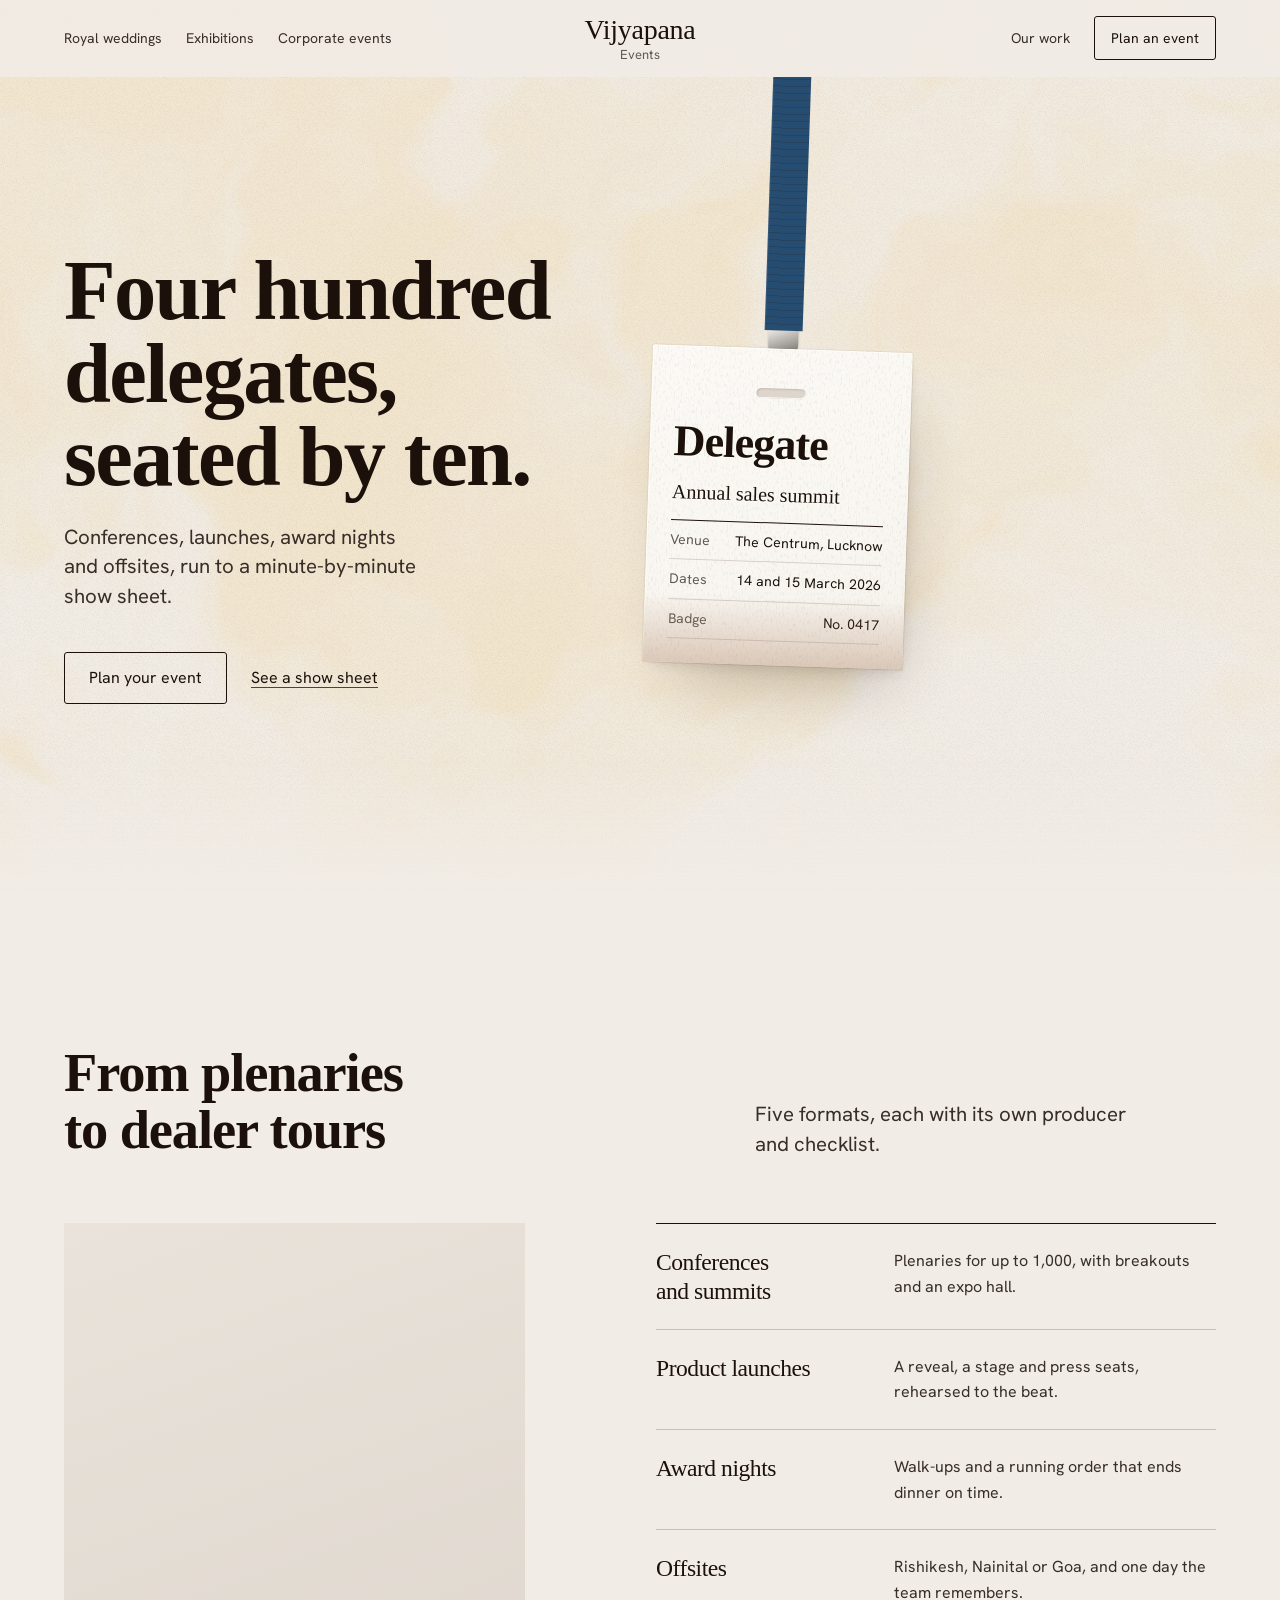
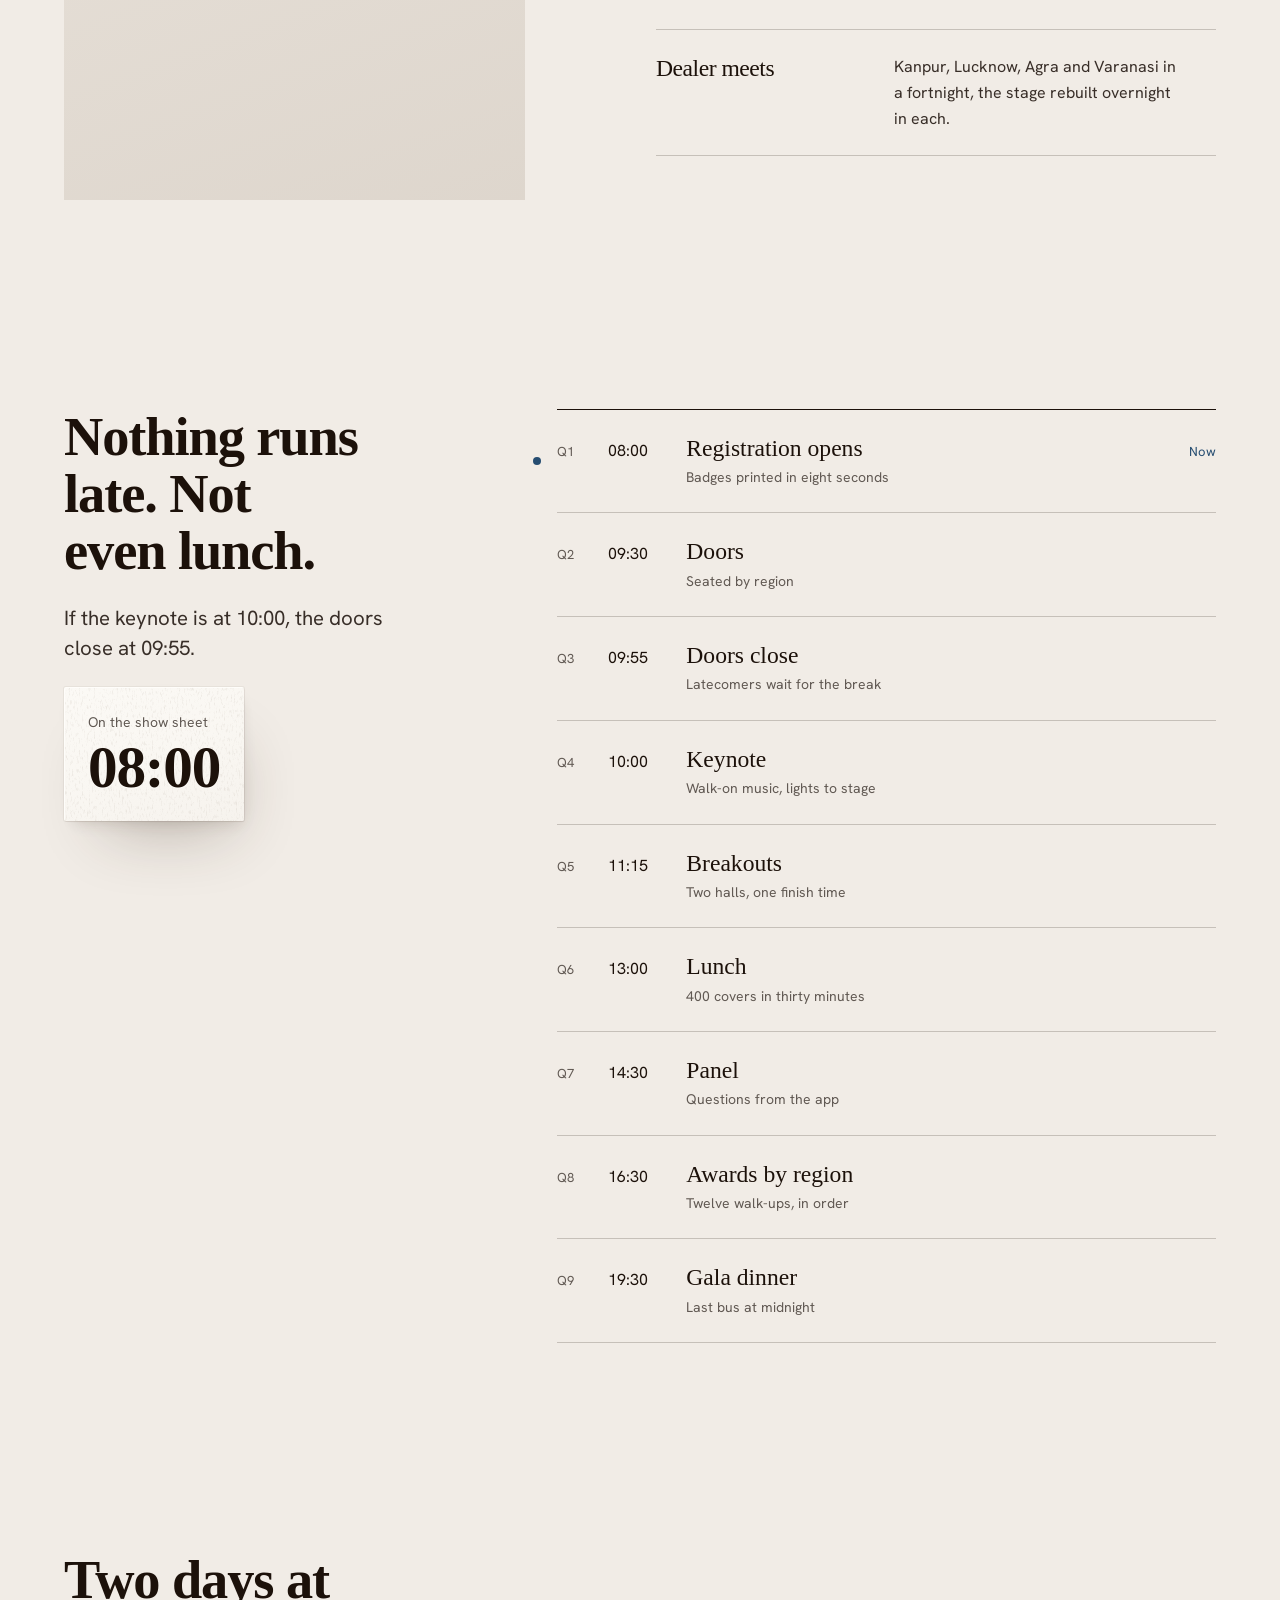
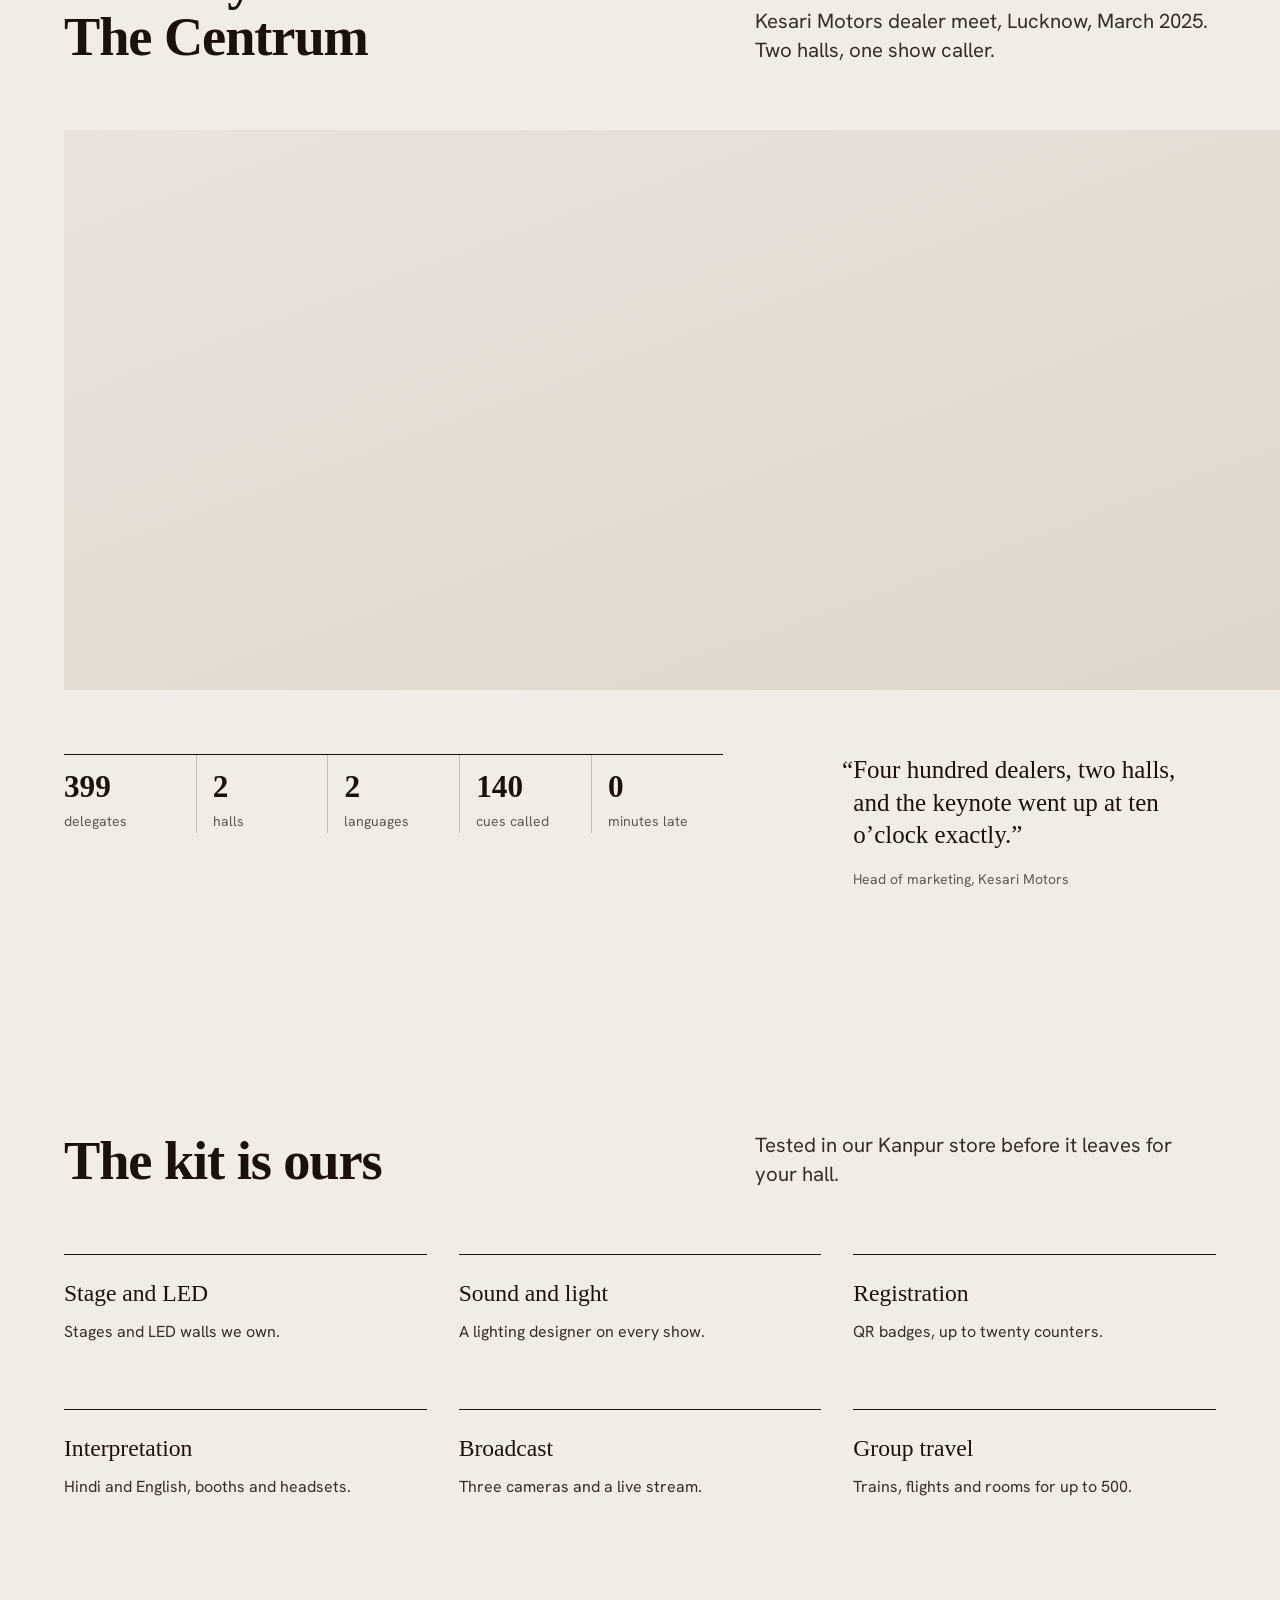
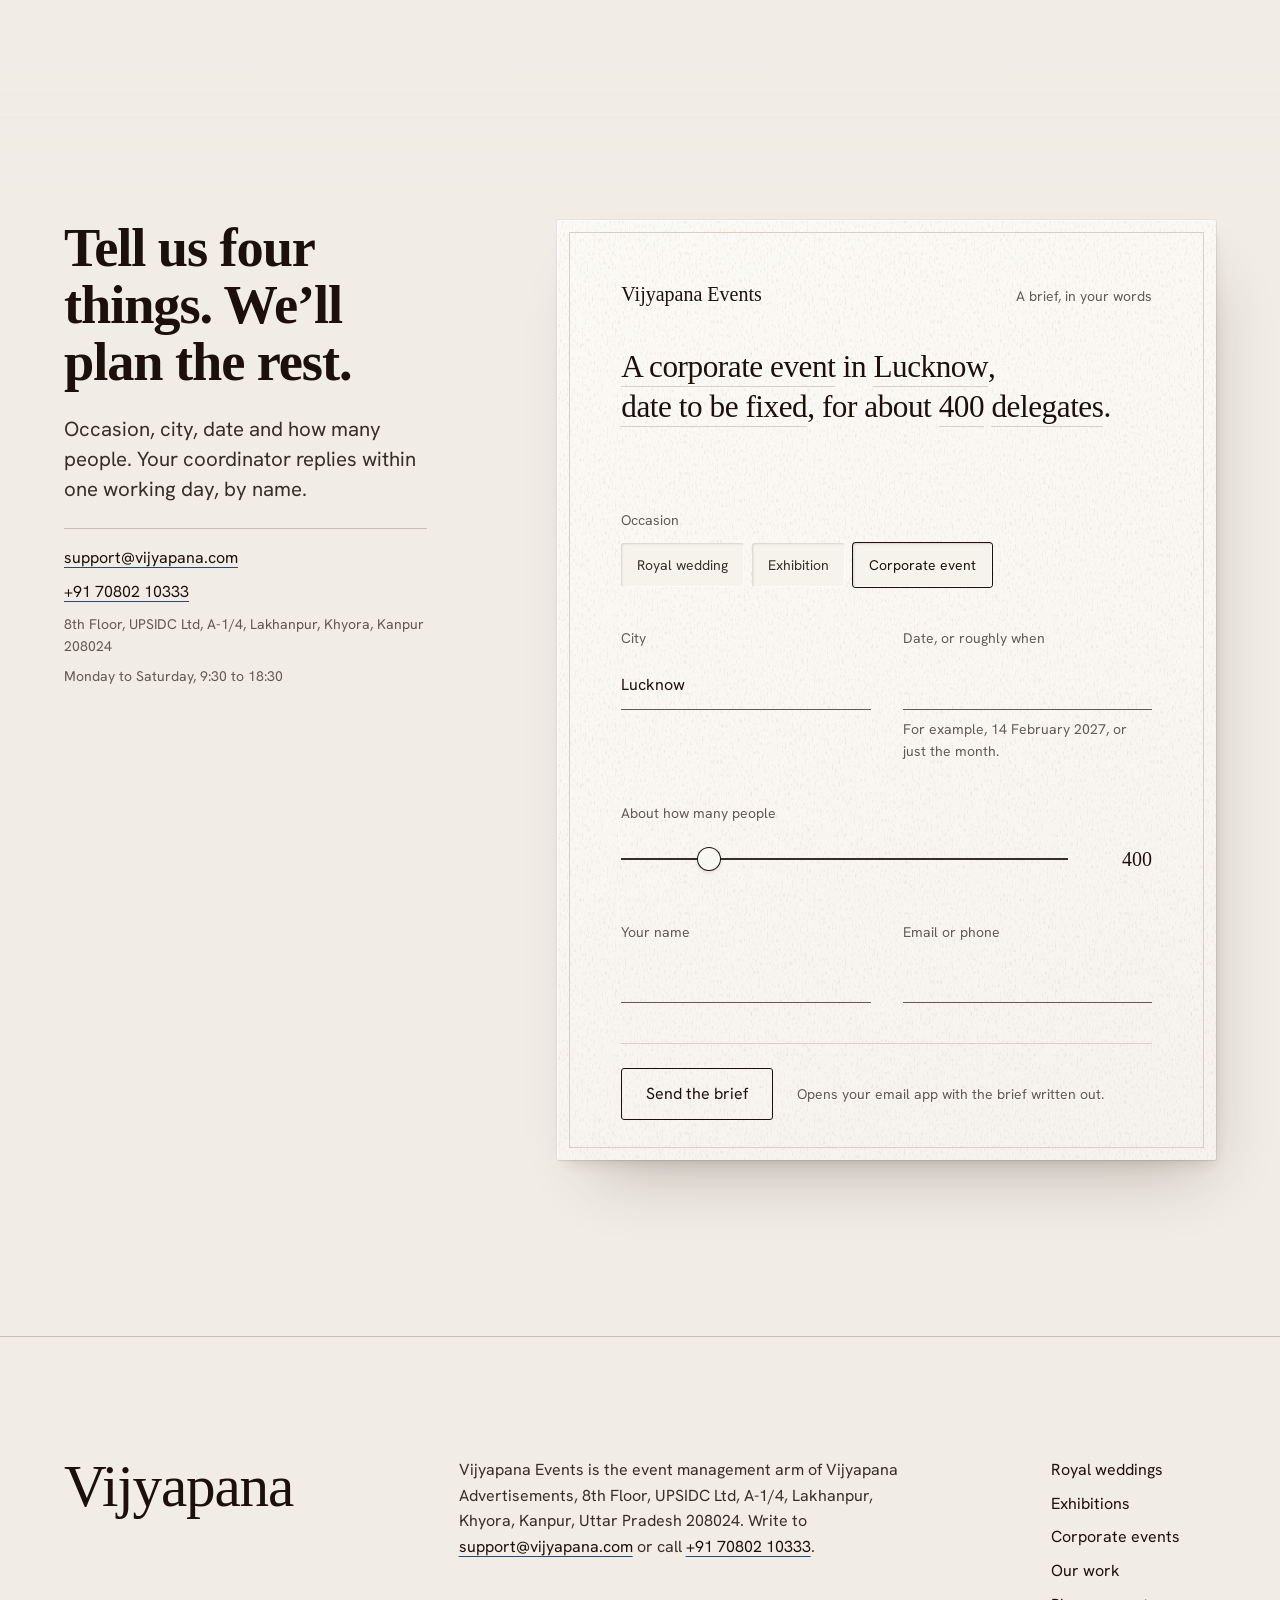
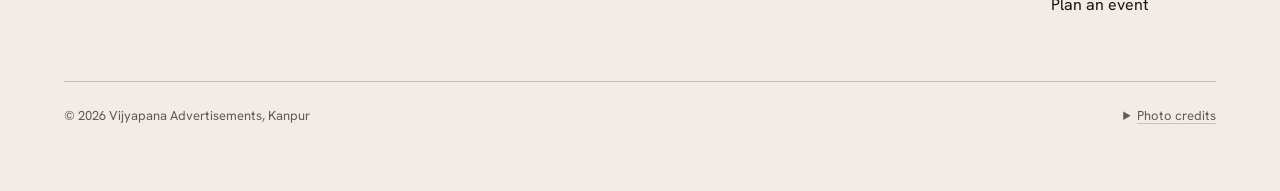
<file: corporate-events.html>
<!doctype html>
<html lang="en-IN">
<head>
<meta charset="utf-8">
<meta name="viewport" content="width=device-width, initial-scale=1">
<title>Corporate events | Vijyapana Events</title>
<meta name="description" content="Conferences, product launches, award nights, offsites and dealer meets, run to a minute-by-minute show sheet by Vijyapana Events in Kanpur.">
<meta name="theme-color" content="#f1ece5">
<link rel="icon" href="data:image/svg+xml,%3Csvg xmlns='http://www.w3.org/2000/svg' viewBox='0 0 32 32'%3E%3Crect width='32' height='32' rx='3' fill='%23f1ece5'/%3E%3Ctext x='16' y='23' font-family='Georgia,serif' font-size='20' text-anchor='middle' fill='%23271c14'%3EV%3C/text%3E%3C/svg%3E">
<link rel="preconnect" href="https://api.fontshare.com">
<link rel="preconnect" href="https://cdn.fontshare.com" crossorigin>
<link rel="preconnect" href="https://fonts.googleapis.com">
<link rel="preconnect" href="https://fonts.gstatic.com" crossorigin>
<link rel="preconnect" href="https://upload.wikimedia.org">
<link href="https://api.fontshare.com/v2/css?f[]=erode@400,500,600&amp;display=swap" rel="stylesheet">
<link href="https://fonts.googleapis.com/css2?family=Hanken+Grotesk:wght@400&amp;family=Tiro+Devanagari+Hindi&amp;display=swap" rel="stylesheet">
<link rel="stylesheet" href="assets/css/site.css">
<script>document.documentElement.classList.add('js');</script>

</head>
<!-- Placeholder content: the events, names, figures, quotes and prices on this site are sample data. Replace before launch. The Kanpur address, phone, email and hours are from vijyapana.com. Venue names are real places used as examples: confirm them with the venues before launch. -->
<body data-occ="corp">
<canvas class="air" aria-hidden="true"></canvas>
<div class="grain" aria-hidden="true"></div>
<div class="page">
<a class="skip" href="#main">Skip to content</a>
<header class="site-nav">
  <div class="container">
    <nav class="site-nav__bar" aria-label="Main">
      <ul class="site-nav__start">
        <li><a href="royal-weddings.html">Royal weddings</a></li>
        <li><a href="exhibitions.html">Exhibitions</a></li>
        <li><a href="corporate-events.html" aria-current="page">Corporate events</a></li>
      </ul>
      <a class="wordmark" href="index.html" aria-label="Vijyapana Events, home"><b>Vijyapana</b><span>Events</span></a>
      <div class="site-nav__end">
        <a class="link-work" href="index.html#work">Our work</a>
        <a class="btn btn--small" href="#brief">Plan an event</a>
        <button class="btn btn--small menu-btn" type="button" aria-expanded="false" aria-controls="menu">Menu</button>
      </div>
    </nav>
    <nav class="menu-panel" id="menu" aria-label="Menu" hidden>
      <a href="royal-weddings.html">Royal weddings</a>
      <a href="exhibitions.html">Exhibitions</a>
      <a href="corporate-events.html">Corporate events</a>
      <a href="index.html#work">Our work</a>
      <a class="btn" href="#brief">Plan an event</a>
    </nav>
  </div>
</header>


<main id="main">
  <section class="hero hero--page hero--lanyard fade-foot" data-air aria-labelledby="hero-title">
    <div class="container hero__grid">
      <div class="hero__text">
        <h1 id="hero-title" class="lines-in">
          <span class="line" style="--i:0"><span>Four hundred</span></span>
          <span class="line" style="--i:1"><span>delegates,</span></span>
          <span class="line" style="--i:2"><span>seated by ten.</span></span>
        </h1>
        <p class="lead" data-reveal style="--i:4">Conferences, launches, award nights and offsites, run to a minute-by-minute show sheet.</p>
        <div class="actions" data-reveal style="--i:5">
          <a class="btn" href="#brief">Plan your event</a>
          <a class="link" href="#sheet">See a show sheet</a>
        </div>
      </div>
      <div class="hero__visual hero__visual--lanyard">
        <div class="lanyard" tabindex="0" role="group" aria-roledescription="badge" aria-label="Delegate badge, number 0417, Annual sales summit. Drag it or press the arrow keys to swing it.">
          <div class="lanyard__strap" aria-hidden="true"></div>
          <div class="lanyard__clip" aria-hidden="true"></div>
          <div class="badge stock">
            <span class="badge__slot" aria-hidden="true"></span>
            <p class="badge__role">Delegate</p>
            <p class="badge__event">Annual sales summit</p>
            <dl>
              <div><dt>Venue</dt><dd>The Centrum, Lucknow</dd></div>
              <div><dt>Dates</dt><dd>14 and 15 March 2026</dd></div>
              <div><dt>Badge</dt><dd>No. 0417</dd></div>
            </dl>
            <span class="badge__stain" aria-hidden="true"></span>
          </div>
        </div>
      </div>
    </div>
  </section>

  <!-- Formats -->
  <section class="section paper" aria-labelledby="formats-title">
    <div class="container">
      <div class="head head--split">
        <h2 id="formats-title" data-reveal>From plenaries to dealer tours</h2>
        <p class="lead" data-reveal style="--i:1">Five formats, each with its own producer and checklist.</p>
      </div>
      <div class="duo">
        <div class="duo__photo" data-slot="format-conference" data-alt="A conference you have run, portrait">
          <img src="https://upload.wikimedia.org/wikipedia/commons/thumb/a/aa/Wikimania_2014_-_audience_during_Lila_Tretikov%27s_keynote_03.jpg/1280px-Wikimania_2014_-_audience_during_Lila_Tretikov%27s_keynote_03.jpg" srcset="https://upload.wikimedia.org/wikipedia/commons/thumb/a/aa/Wikimania_2014_-_audience_during_Lila_Tretikov%27s_keynote_03.jpg/960px-Wikimania_2014_-_audience_during_Lila_Tretikov%27s_keynote_03.jpg 960w, https://upload.wikimedia.org/wikipedia/commons/thumb/a/aa/Wikimania_2014_-_audience_during_Lila_Tretikov%27s_keynote_03.jpg/1280px-Wikimania_2014_-_audience_during_Lila_Tretikov%27s_keynote_03.jpg 1280w, https://upload.wikimedia.org/wikipedia/commons/thumb/a/aa/Wikimania_2014_-_audience_during_Lila_Tretikov%27s_keynote_03.jpg/1920px-Wikimania_2014_-_audience_during_Lila_Tretikov%27s_keynote_03.jpg 1920w" width="4608" height="3456" alt="A full auditorium facing a lit stage during a conference session" sizes="(min-width: 60rem) 38vw, 92vw" style="object-position: 50% 50%" loading="lazy" decoding="async">
        </div>
        <ol class="duo__rows" data-stagger>
          <li data-reveal><h3>Conferences and summits</h3><p>Plenaries for up to 1,000, with breakouts and an expo hall.</p></li>
          <li data-reveal><h3>Product launches</h3><p>A reveal, a stage and press seats, rehearsed to the beat.</p></li>
          <li data-reveal><h3>Award nights</h3><p>Walk-ups and a running order that ends dinner on time.</p></li>
          <li data-reveal><h3>Offsites</h3><p>Rishikesh, Nainital or Goa, and one day the team remembers.</p></li>
          <li data-reveal><h3>Dealer meets</h3><p>Kanpur, Lucknow, Agra and Varanasi in a fortnight, the stage rebuilt overnight in each.</p></li>
        </ol>
      </div>
    </div>
  </section>

  <!-- Show sheet -->
  <section class="section paper" id="sheet" aria-labelledby="sheet-title">
    <div class="container g12 sheetrun" data-cues>
      <div class="sheetrun__head" data-reveal>
        <h2 id="sheet-title">Nothing runs late. Not even lunch.</h2>
        <p class="lead">If the keynote is at 10:00, the doors close at 09:55.</p>
        <div class="clock stock" aria-hidden="true"><small>On the show sheet</small><output>08:00</output></div>
      </div>
      <ol class="cues">
        <li><span class="q">Q1</span><time>08:00</time><div><b>Registration opens</b><span class="note">Badges printed in eight seconds</span></div><span class="state">Now</span></li>
        <li><span class="q">Q2</span><time>09:30</time><div><b>Doors</b><span class="note">Seated by region</span></div><span class="state">Now</span></li>
        <li><span class="q">Q3</span><time>09:55</time><div><b>Doors close</b><span class="note">Latecomers wait for the break</span></div><span class="state">Now</span></li>
        <li><span class="q">Q4</span><time>10:00</time><div><b>Keynote</b><span class="note">Walk-on music, lights to stage</span></div><span class="state">Now</span></li>
        <li><span class="q">Q5</span><time>11:15</time><div><b>Breakouts</b><span class="note">Two halls, one finish time</span></div><span class="state">Now</span></li>
        <li><span class="q">Q6</span><time>13:00</time><div><b>Lunch</b><span class="note">400 covers in thirty minutes</span></div><span class="state">Now</span></li>
        <li><span class="q">Q7</span><time>14:30</time><div><b>Panel</b><span class="note">Questions from the app</span></div><span class="state">Now</span></li>
        <li><span class="q">Q8</span><time>16:30</time><div><b>Awards by region</b><span class="note">Twelve walk-ups, in order</span></div><span class="state">Now</span></li>
        <li><span class="q">Q9</span><time>19:30</time><div><b>Gala dinner</b><span class="note">Last bus at midnight</span></div><span class="state">Now</span></li>
      </ol>
    </div>
  </section>

  <!-- One summit, opened -->
  <section class="section section--l paper" aria-labelledby="case-title">
    <div class="container">
      <div class="head head--split">
        <h2 id="case-title" data-reveal>Two days at The Centrum</h2>
        <p class="lead" data-reveal style="--i:1">Kesari Motors dealer meet, Lucknow, March 2025. Two halls, one show caller.</p>
      </div>
      <div class="case__photo settle" data-slot="case" data-alt="The best photograph from a flagship conference, landscape 21:9">
        <img src="https://upload.wikimedia.org/wikipedia/commons/thumb/a/aa/Audience_-_Keynote_Session_-_Wiki_Conference_India_-_CGC_-_Mohali_2016-08-06_7481.JPG/1280px-Audience_-_Keynote_Session_-_Wiki_Conference_India_-_CGC_-_Mohali_2016-08-06_7481.JPG" srcset="https://upload.wikimedia.org/wikipedia/commons/thumb/a/aa/Audience_-_Keynote_Session_-_Wiki_Conference_India_-_CGC_-_Mohali_2016-08-06_7481.JPG/960px-Audience_-_Keynote_Session_-_Wiki_Conference_India_-_CGC_-_Mohali_2016-08-06_7481.JPG 960w, https://upload.wikimedia.org/wikipedia/commons/thumb/a/aa/Audience_-_Keynote_Session_-_Wiki_Conference_India_-_CGC_-_Mohali_2016-08-06_7481.JPG/1280px-Audience_-_Keynote_Session_-_Wiki_Conference_India_-_CGC_-_Mohali_2016-08-06_7481.JPG 1280w, https://upload.wikimedia.org/wikipedia/commons/thumb/a/aa/Audience_-_Keynote_Session_-_Wiki_Conference_India_-_CGC_-_Mohali_2016-08-06_7481.JPG/1920px-Audience_-_Keynote_Session_-_Wiki_Conference_India_-_CGC_-_Mohali_2016-08-06_7481.JPG 1920w" width="6016" height="4000" alt="A packed auditorium facing the stage during a keynote" sizes="(min-width: 90rem) 1312px, 100vw" style="object-position: 50% 45%" loading="lazy" decoding="async">
      </div>
      <div class="g12 case__below">
        <dl class="facts" data-stagger>
          <div data-reveal><dt>delegates</dt><dd data-count="400">400</dd></div>
          <div data-reveal><dt>halls</dt><dd data-count="2">2</dd></div>
          <div data-reveal><dt>languages</dt><dd data-count="2">2</dd></div>
          <div data-reveal><dt>cues called</dt><dd data-count="140">140</dd></div>
          <div data-reveal><dt>minutes late</dt><dd>0</dd></div>
        </dl>
        <blockquote class="quote" data-reveal>
          <p>“Four hundred dealers, two halls, and the keynote went up at ten o’clock exactly.”</p>
          <footer>Head of marketing, Kesari Motors</footer>
        </blockquote>
      </div>
    </div>
  </section>

  <!-- Kit -->
  <section class="section paper" aria-labelledby="kit-title">
    <div class="container">
      <div class="head head--split">
        <h2 id="kit-title" data-reveal>The kit is ours</h2>
        <p class="lead" data-reveal style="--i:1">Tested in our Kanpur store before it leaves for your hall.</p>
      </div>
      <dl class="kit" data-stagger>
        <div data-reveal><dt>Stage and LED</dt><dd>Stages and LED walls we own.</dd></div>
        <div data-reveal><dt>Sound and light</dt><dd>A lighting designer on every show.</dd></div>
        <div data-reveal><dt>Registration</dt><dd>QR badges, up to twenty counters.</dd></div>
        <div data-reveal><dt>Interpretation</dt><dd>Hindi and English, booths and headsets.</dd></div>
        <div data-reveal><dt>Broadcast</dt><dd>Three cameras and a live stream.</dd></div>
        <div data-reveal><dt>Group travel</dt><dd>Trains, flights and rooms for up to 500.</dd></div>
      </dl>
    </div>
  </section>

  <section class="brief section section--l fade-head" id="brief" data-air aria-labelledby="brief-title">
  <div class="container g12 brief__grid">
    <div class="brief__intro" data-reveal>
      <h2 id="brief-title">Tell us four things. We’ll plan the rest.</h2>
      <p class="lead">Occasion, city, date and how many people. Your coordinator replies within one working day, by name.</p>
      <ul class="brief__contact">
        <li><a class="link" href="mailto:support@vijyapana.com">support@vijyapana.com</a></li>
        <li><a class="link" href="tel:+917080210333">+91&nbsp;70802&nbsp;10333</a></li>
        <li class="muted small">8th Floor, UPSIDC Ltd, A-1/4, Lakhanpur, Khyora, Kanpur 208024</li>
        <li class="muted small">Monday to Saturday, 9:30 to 18:30</li>
      </ul>
    </div>
    <div class="brief__card stock stock--framed" data-reveal>
      <div class="brief__press"><b>Vijyapana Events</b><span>A brief, in your words</span></div>
      <p class="brief__sentence" aria-live="polite"><span data-out="occasion">A corporate event</span> in <span class="keep"><span data-out="city">Lucknow</span>,</span> <span class="keep"><span data-out="when">date to be fixed</span>,</span> for about <span data-out="people">400</span> <span class="keep"><span data-out="unit">delegates</span>.</span></p>
      <form data-brief action="mailto:support@vijyapana.com" method="post" enctype="text/plain" novalidate>
        <fieldset>
          <legend>Occasion</legend>
          <div class="press-set">
            <input type="radio" id="o-wed" name="occasion" value="Royal wedding" data-phrase="A royal wedding" data-unit="guests"><label for="o-wed">Royal wedding</label>
            <input type="radio" id="o-exh" name="occasion" value="Exhibition" data-phrase="An exhibition" data-unit="exhibitors"><label for="o-exh">Exhibition</label>
            <input type="radio" id="o-corp" name="occasion" value="Corporate event" data-phrase="A corporate event" data-unit="delegates" checked><label for="o-corp">Corporate event</label>
          </div>
        </fieldset>
        <div class="ruled-row">
          <div>
            <label class="field__label" for="b-city">City</label>
            <input class="ruled" id="b-city" name="city" type="text" value="Lucknow" autocomplete="address-level2">
          </div>
          <div>
            <label class="field__label" for="b-date">Date, or roughly when</label>
            <input class="ruled" id="b-date" name="date" type="text" autocomplete="off" aria-describedby="b-date-hint">
            <p class="field__hint" id="b-date-hint">For example, 14 February 2027, or just the month.</p>
          </div>
        </div>
        <div>
          <label class="field__label" for="b-people">About how many people</label>
          <div class="range"><input type="range" id="b-people" name="people" min="50" max="2000" step="50" value="400"><output for="b-people">400</output></div>
        </div>
        <div class="ruled-row">
          <div><label class="field__label" for="b-name">Your name</label><input class="ruled" id="b-name" name="name" type="text" autocomplete="name" required></div>
          <div><label class="field__label" for="b-contact">Email or phone</label><input class="ruled" id="b-contact" name="contact" type="text" autocomplete="email" required></div>
        </div>
        <div class="brief__send">
          <button class="btn" type="submit">Send the brief</button>
          <p class="brief__help" aria-live="polite">Opens your email app with the brief written out.</p>
        </div>
      </form>
    </div>
  </div>
</section>

</main>

<footer class="site-foot paper">
  <div class="container g12 site-foot__grid">
    <p class="site-foot__mark">Vijyapana</p>
    <p class="site-foot__colophon">Vijyapana Events is the event management arm of Vijyapana Advertisements, 8th Floor, UPSIDC Ltd, A-1/4, Lakhanpur, Khyora, Kanpur, Uttar Pradesh 208024. Write to <a class="link" href="mailto:support@vijyapana.com">support@vijyapana.com</a> or call <a class="link" href="tel:+917080210333">+91&nbsp;70802&nbsp;10333</a>.</p>
    <ul class="site-foot__links">
      <li><a href="royal-weddings.html">Royal weddings</a></li>
      <li><a href="exhibitions.html">Exhibitions</a></li>
      <li><a href="corporate-events.html">Corporate events</a></li>
      <li><a href="index.html#work">Our work</a></li>
      <li><a href="#brief">Plan an event</a></li>
    </ul>
    <div class="site-foot__legal">
      <span>&copy; 2026 Vijyapana Advertisements, Kanpur</span>
      <details class="credits"><summary>Photo credits</summary><p data-credits>Photographs from Wikimedia Commons: <a href="https://commons.wikimedia.org/wiki/File:Wikimania_2014_-_audience_during_Lila_Tretikov%27s_keynote_03.jpg">Chris McKenna</a> (CC BY-SA 4.0), <a href="https://commons.wikimedia.org/wiki/File:Audience_-_Keynote_Session_-_Wiki_Conference_India_-_CGC_-_Mohali_2016-08-06_7481.JPG">Biswarup Ganguly</a> (CC BY 3.0).</p></details>
    </div>
  </div>
</footer>
</div>
<script>window.hallmarkSlots = (m) => { for (const [k, v] of Object.entries(m)) { const s = document.querySelector(`[data-slot="${k}"]`); if (!s) continue; const im = new Image(); im.src = typeof v === 'string' ? v : v.src; im.alt = (typeof v === 'object' && v.alt) || s.dataset.alt || ''; s.querySelectorAll(':scope > img').forEach((o) => o.remove()); s.prepend(im); } };
document.querySelectorAll('[data-slot] img').forEach((i) => { if (i.complete && !i.naturalWidth) i.remove(); else i.addEventListener('error', () => i.remove(), { once: true }); });</script>
<script src="assets/js/site.js" defer></script>

</body>
</html>
</file>
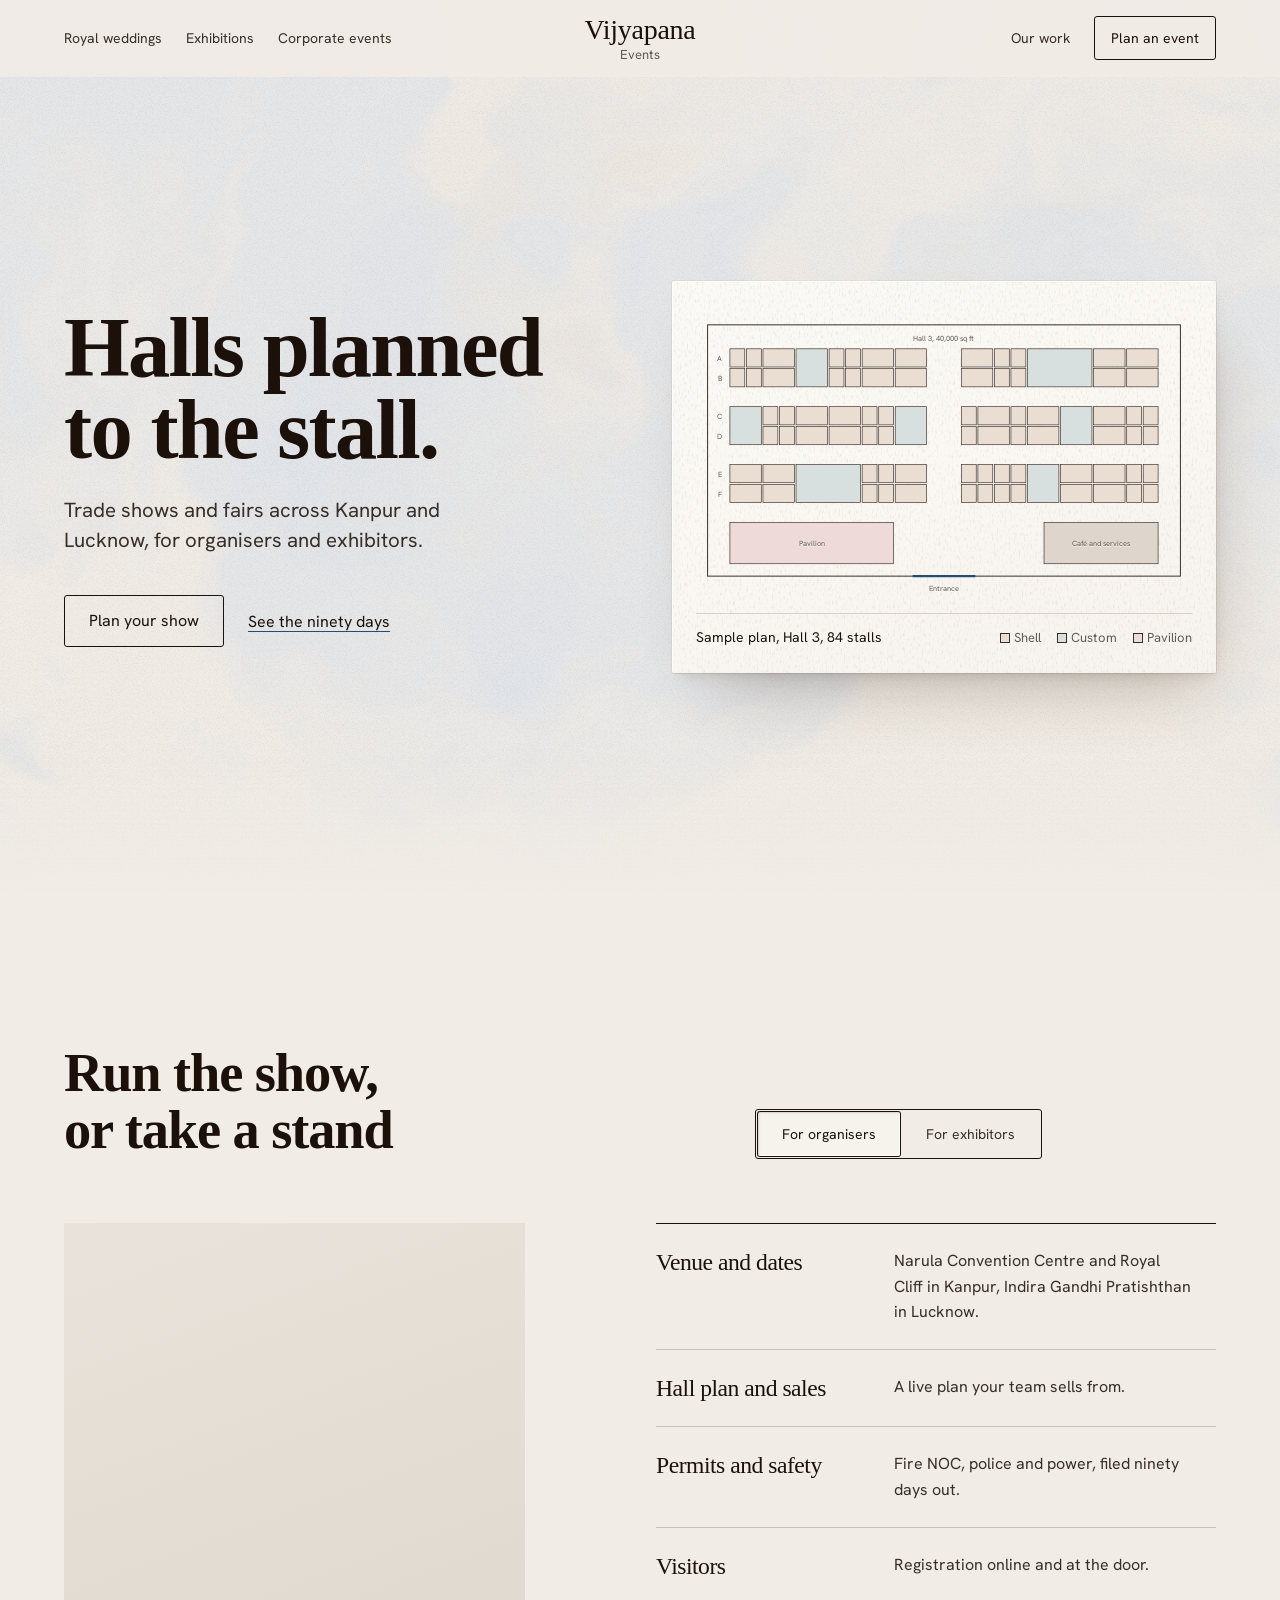
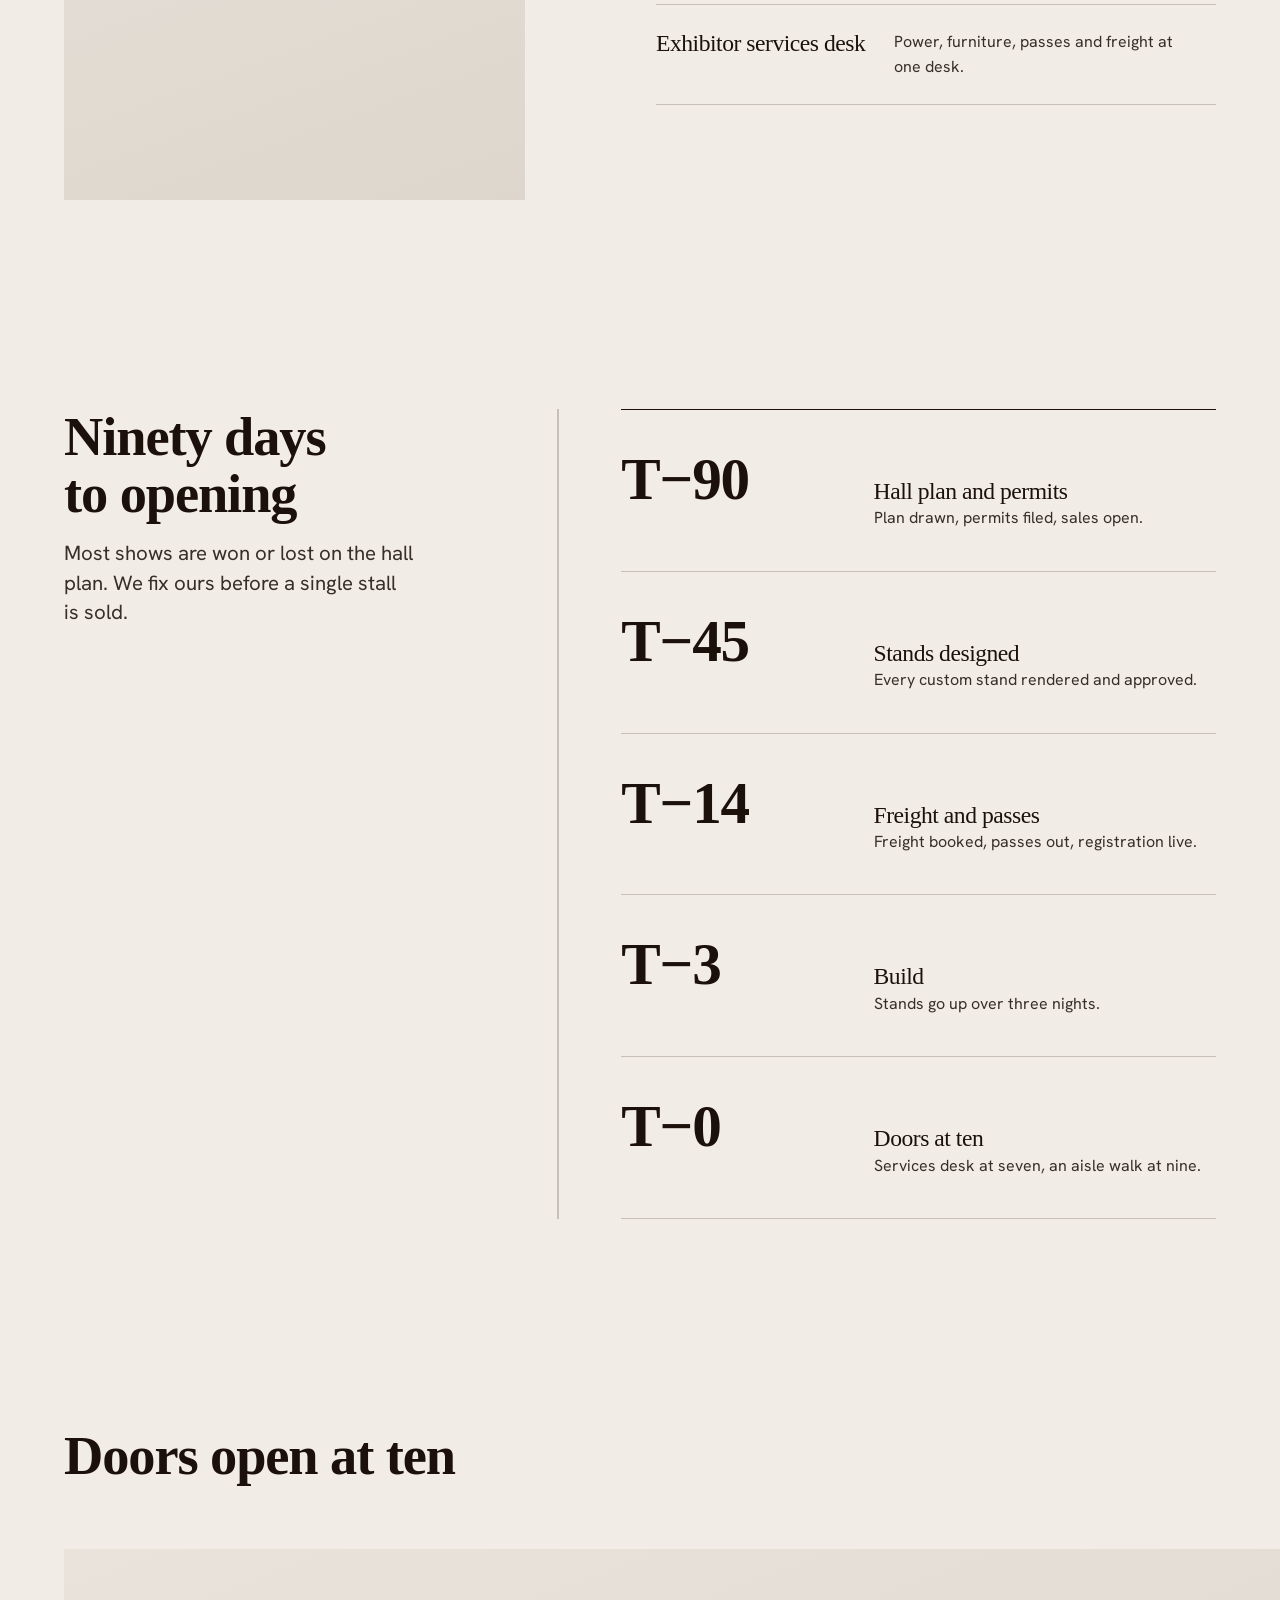
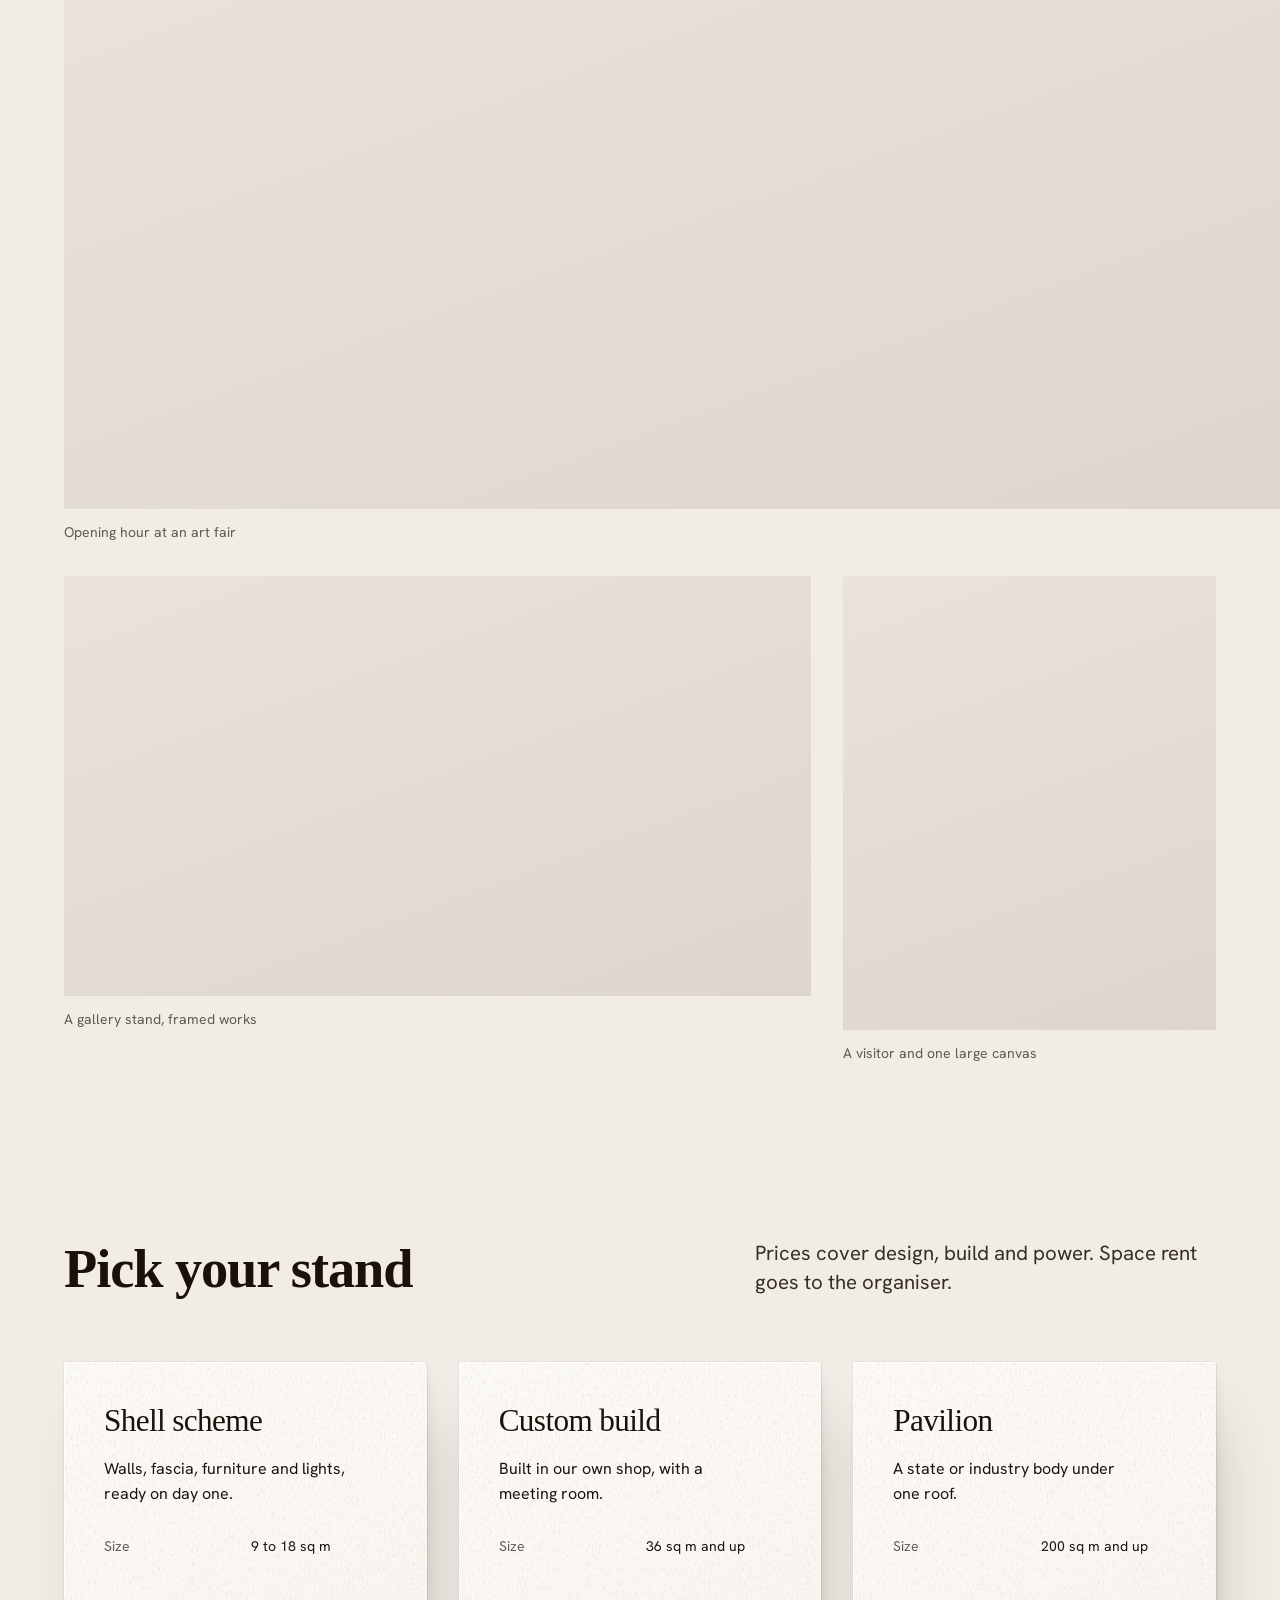
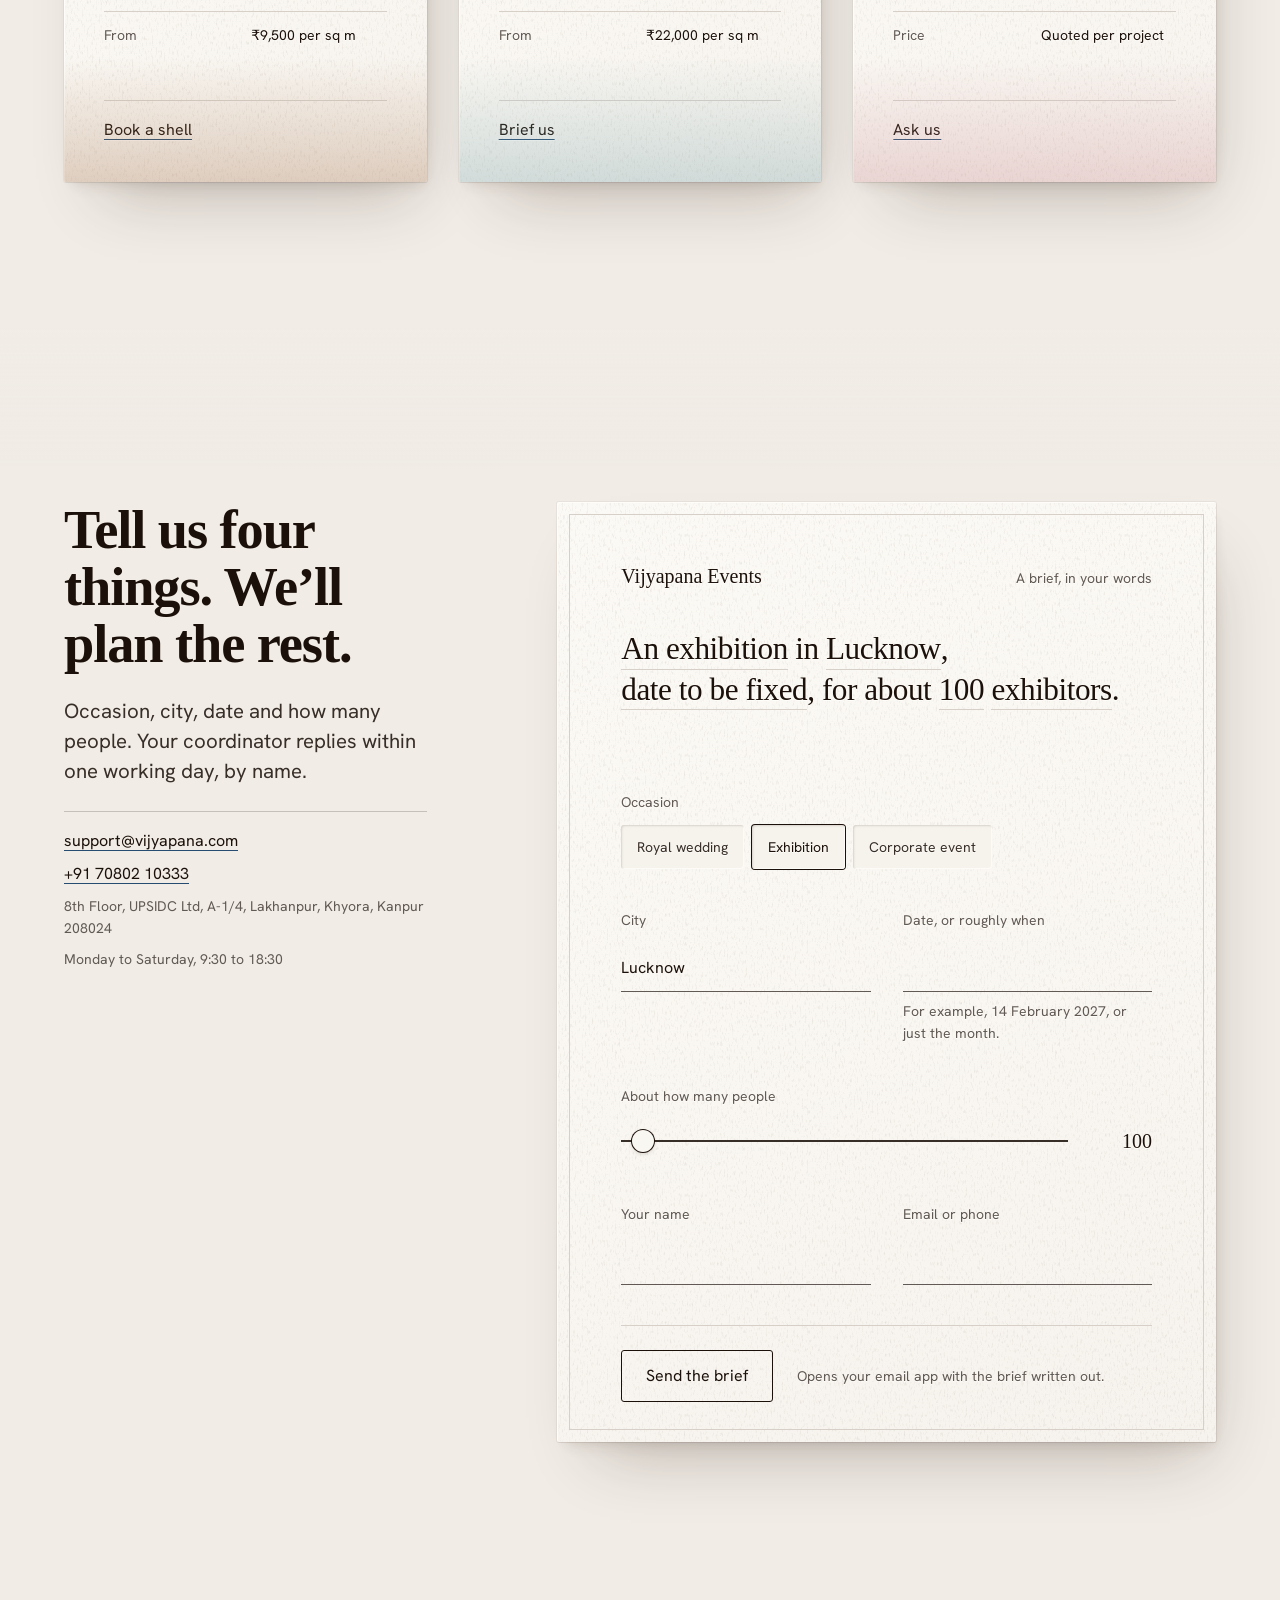
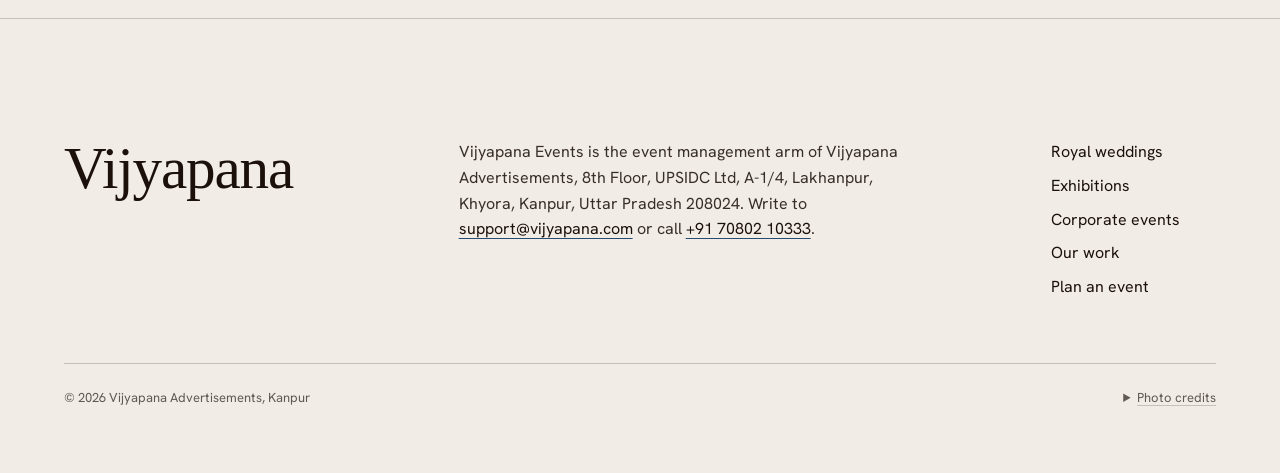
<file: exhibitions.html>
<!doctype html>
<html lang="en-IN">
<head>
<meta charset="utf-8">
<meta name="viewport" content="width=device-width, initial-scale=1">
<title>Exhibitions | Vijyapana Events</title>
<meta name="description" content="Trade shows, consumer fairs and art fairs from Vijyapana Events in Kanpur: hall plans, permits, stand design and build, and an exhibitor services desk.">
<meta name="theme-color" content="#f1ece5">
<link rel="icon" href="data:image/svg+xml,%3Csvg xmlns='http://www.w3.org/2000/svg' viewBox='0 0 32 32'%3E%3Crect width='32' height='32' rx='3' fill='%23f1ece5'/%3E%3Ctext x='16' y='23' font-family='Georgia,serif' font-size='20' text-anchor='middle' fill='%23271c14'%3EV%3C/text%3E%3C/svg%3E">
<link rel="preconnect" href="https://api.fontshare.com">
<link rel="preconnect" href="https://cdn.fontshare.com" crossorigin>
<link rel="preconnect" href="https://fonts.googleapis.com">
<link rel="preconnect" href="https://fonts.gstatic.com" crossorigin>
<link rel="preconnect" href="https://upload.wikimedia.org">
<link href="https://api.fontshare.com/v2/css?f[]=erode@400,500,600&amp;display=swap" rel="stylesheet">
<link href="https://fonts.googleapis.com/css2?family=Hanken+Grotesk:wght@400&amp;family=Tiro+Devanagari+Hindi&amp;display=swap" rel="stylesheet">
<link rel="stylesheet" href="assets/css/site.css">
<script>document.documentElement.classList.add('js');</script>

</head>
<!-- Placeholder content: the events, names, figures, quotes and prices on this site are sample data. Replace before launch. The Kanpur address, phone, email and hours are from vijyapana.com. Venue names are real places used as examples: confirm them with the venues before launch. -->
<body data-occ="exh">
<canvas class="air" aria-hidden="true"></canvas>
<div class="grain" aria-hidden="true"></div>
<div class="page">
<a class="skip" href="#main">Skip to content</a>
<header class="site-nav">
  <div class="container">
    <nav class="site-nav__bar" aria-label="Main">
      <ul class="site-nav__start">
        <li><a href="royal-weddings.html">Royal weddings</a></li>
        <li><a href="exhibitions.html" aria-current="page">Exhibitions</a></li>
        <li><a href="corporate-events.html">Corporate events</a></li>
      </ul>
      <a class="wordmark" href="index.html" aria-label="Vijyapana Events, home"><b>Vijyapana</b><span>Events</span></a>
      <div class="site-nav__end">
        <a class="link-work" href="index.html#work">Our work</a>
        <a class="btn btn--small" href="#brief">Plan an event</a>
        <button class="btn btn--small menu-btn" type="button" aria-expanded="false" aria-controls="menu">Menu</button>
      </div>
    </nav>
    <nav class="menu-panel" id="menu" aria-label="Menu" hidden>
      <a href="royal-weddings.html">Royal weddings</a>
      <a href="exhibitions.html">Exhibitions</a>
      <a href="corporate-events.html">Corporate events</a>
      <a href="index.html#work">Our work</a>
      <a class="btn" href="#brief">Plan an event</a>
    </nav>
  </div>
</header>


<main id="main">
  <section class="hero hero--page fade-foot" data-air aria-labelledby="hero-title">
    <div class="container hero__grid">
      <div class="hero__text">
        <h1 id="hero-title" class="lines-in">
          <span class="line" style="--i:0"><span>Halls planned</span></span>
          <span class="line" style="--i:1"><span>to the stall.</span></span>
        </h1>
        <p class="lead" data-reveal style="--i:4">Trade shows and fairs across Kanpur and Lucknow, for organisers and exhibitors.</p>
        <div class="actions" data-reveal style="--i:5">
          <a class="btn" href="#brief">Plan your show</a>
          <a class="link" href="#countdown">See the ninety days</a>
        </div>
      </div>
      <div class="hero__visual hero__visual--plan">
        <figure class="plan stock" data-plan>
  <svg viewBox="0 0 600 354" role="group" tabindex="0" aria-label="Sample hall plan with 84 stalls. Use the arrow keys to move from stall to stall.">
  <rect class="hall" x="14" y="24" width="572" height="304"/>
  <text class="aisle-label" x="300" y="44" text-anchor="middle">Hall 3, 40,000 sq ft</text>
  <text class="aisle-label" x="32" y="68" text-anchor="end">A</text>
  <text class="aisle-label" x="32" y="92" text-anchor="end">B</text>
  <text class="aisle-label" x="32" y="138" text-anchor="end">C</text>
  <text class="aisle-label" x="32" y="162" text-anchor="end">D</text>
  <text class="aisle-label" x="32" y="208" text-anchor="end">E</text>
  <text class="aisle-label" x="32" y="232" text-anchor="end">F</text>
  <rect class="stall stall--shell" x="41" y="53" width="18" height="22" data-name="A-1" data-size="9" data-kind="shell scheme"/>
  <rect class="stall stall--shell" x="41" y="77" width="18" height="22" data-name="B-1" data-size="9" data-kind="shell scheme"/>
  <rect class="stall stall--shell" x="61" y="53" width="18" height="22" data-name="A-2" data-size="9" data-kind="shell scheme"/>
  <rect class="stall stall--shell" x="61" y="77" width="18" height="22" data-name="B-2" data-size="9" data-kind="shell scheme"/>
  <rect class="stall stall--shell" x="81" y="53" width="38" height="22" data-name="A-3" data-size="18" data-kind="shell scheme"/>
  <rect class="stall stall--shell" x="81" y="77" width="38" height="22" data-name="B-3" data-size="18" data-kind="shell scheme"/>
  <rect class="stall stall--custom" x="121" y="53" width="38" height="46" data-name="AB-4" data-size="36" data-kind="custom build, open on four sides"/>
  <rect class="stall stall--shell" x="161" y="53" width="18" height="22" data-name="A-5" data-size="9" data-kind="shell scheme"/>
  <rect class="stall stall--shell" x="161" y="77" width="18" height="22" data-name="B-5" data-size="9" data-kind="shell scheme"/>
  <rect class="stall stall--shell" x="181" y="53" width="18" height="22" data-name="A-6" data-size="9" data-kind="shell scheme"/>
  <rect class="stall stall--shell" x="181" y="77" width="18" height="22" data-name="B-6" data-size="9" data-kind="shell scheme"/>
  <rect class="stall stall--shell" x="201" y="53" width="38" height="22" data-name="A-7" data-size="18" data-kind="shell scheme"/>
  <rect class="stall stall--shell" x="201" y="77" width="38" height="22" data-name="B-7" data-size="18" data-kind="shell scheme"/>
  <rect class="stall stall--shell" x="241" y="53" width="38" height="22" data-name="A-8" data-size="18" data-kind="shell scheme"/>
  <rect class="stall stall--shell" x="241" y="77" width="38" height="22" data-name="B-8" data-size="18" data-kind="shell scheme"/>
  <rect class="stall stall--shell" x="321" y="53" width="38" height="22" data-name="A-9" data-size="18" data-kind="shell scheme"/>
  <rect class="stall stall--shell" x="321" y="77" width="38" height="22" data-name="B-9" data-size="18" data-kind="shell scheme"/>
  <rect class="stall stall--shell" x="361" y="53" width="18" height="22" data-name="A-10" data-size="9" data-kind="shell scheme"/>
  <rect class="stall stall--shell" x="361" y="77" width="18" height="22" data-name="B-10" data-size="9" data-kind="shell scheme"/>
  <rect class="stall stall--shell" x="381" y="53" width="18" height="22" data-name="A-11" data-size="9" data-kind="shell scheme"/>
  <rect class="stall stall--shell" x="381" y="77" width="18" height="22" data-name="B-11" data-size="9" data-kind="shell scheme"/>
  <rect class="stall stall--custom" x="401" y="53" width="78" height="46" data-name="AB-12" data-size="72" data-kind="custom build, open on four sides"/>
  <rect class="stall stall--shell" x="481" y="53" width="38" height="22" data-name="A-13" data-size="18" data-kind="shell scheme"/>
  <rect class="stall stall--shell" x="481" y="77" width="38" height="22" data-name="B-13" data-size="18" data-kind="shell scheme"/>
  <rect class="stall stall--shell" x="521" y="53" width="38" height="22" data-name="A-14" data-size="18" data-kind="shell scheme"/>
  <rect class="stall stall--shell" x="521" y="77" width="38" height="22" data-name="B-14" data-size="18" data-kind="shell scheme"/>
  <rect class="stall stall--custom" x="41" y="123" width="38" height="46" data-name="CD-1" data-size="36" data-kind="custom build, open on four sides"/>
  <rect class="stall stall--shell" x="81" y="123" width="18" height="22" data-name="C-2" data-size="9" data-kind="shell scheme"/>
  <rect class="stall stall--shell" x="81" y="147" width="18" height="22" data-name="D-2" data-size="9" data-kind="shell scheme"/>
  <rect class="stall stall--shell" x="101" y="123" width="18" height="22" data-name="C-3" data-size="9" data-kind="shell scheme"/>
  <rect class="stall stall--shell" x="101" y="147" width="18" height="22" data-name="D-3" data-size="9" data-kind="shell scheme"/>
  <rect class="stall stall--shell" x="121" y="123" width="38" height="22" data-name="C-4" data-size="18" data-kind="shell scheme"/>
  <rect class="stall stall--shell" x="121" y="147" width="38" height="22" data-name="D-4" data-size="18" data-kind="shell scheme"/>
  <rect class="stall stall--shell" x="161" y="123" width="38" height="22" data-name="C-5" data-size="18" data-kind="shell scheme"/>
  <rect class="stall stall--shell" x="161" y="147" width="38" height="22" data-name="D-5" data-size="18" data-kind="shell scheme"/>
  <rect class="stall stall--shell" x="201" y="123" width="18" height="22" data-name="C-6" data-size="9" data-kind="shell scheme"/>
  <rect class="stall stall--shell" x="201" y="147" width="18" height="22" data-name="D-6" data-size="9" data-kind="shell scheme"/>
  <rect class="stall stall--shell" x="221" y="123" width="18" height="22" data-name="C-7" data-size="9" data-kind="shell scheme"/>
  <rect class="stall stall--shell" x="221" y="147" width="18" height="22" data-name="D-7" data-size="9" data-kind="shell scheme"/>
  <rect class="stall stall--custom" x="241" y="123" width="38" height="46" data-name="CD-8" data-size="36" data-kind="custom build, open on four sides"/>
  <rect class="stall stall--shell" x="321" y="123" width="18" height="22" data-name="C-9" data-size="9" data-kind="shell scheme"/>
  <rect class="stall stall--shell" x="321" y="147" width="18" height="22" data-name="D-9" data-size="9" data-kind="shell scheme"/>
  <rect class="stall stall--shell" x="341" y="123" width="38" height="22" data-name="C-10" data-size="18" data-kind="shell scheme"/>
  <rect class="stall stall--shell" x="341" y="147" width="38" height="22" data-name="D-10" data-size="18" data-kind="shell scheme"/>
  <rect class="stall stall--shell" x="381" y="123" width="18" height="22" data-name="C-11" data-size="9" data-kind="shell scheme"/>
  <rect class="stall stall--shell" x="381" y="147" width="18" height="22" data-name="D-11" data-size="9" data-kind="shell scheme"/>
  <rect class="stall stall--shell" x="401" y="123" width="38" height="22" data-name="C-12" data-size="18" data-kind="shell scheme"/>
  <rect class="stall stall--shell" x="401" y="147" width="38" height="22" data-name="D-12" data-size="18" data-kind="shell scheme"/>
  <rect class="stall stall--custom" x="441" y="123" width="38" height="46" data-name="CD-13" data-size="36" data-kind="custom build, open on four sides"/>
  <rect class="stall stall--shell" x="481" y="123" width="38" height="22" data-name="C-14" data-size="18" data-kind="shell scheme"/>
  <rect class="stall stall--shell" x="481" y="147" width="38" height="22" data-name="D-14" data-size="18" data-kind="shell scheme"/>
  <rect class="stall stall--shell" x="521" y="123" width="18" height="22" data-name="C-15" data-size="9" data-kind="shell scheme"/>
  <rect class="stall stall--shell" x="521" y="147" width="18" height="22" data-name="D-15" data-size="9" data-kind="shell scheme"/>
  <rect class="stall stall--shell" x="541" y="123" width="18" height="22" data-name="C-16" data-size="9" data-kind="shell scheme"/>
  <rect class="stall stall--shell" x="541" y="147" width="18" height="22" data-name="D-16" data-size="9" data-kind="shell scheme"/>
  <rect class="stall stall--shell" x="41" y="193" width="38" height="22" data-name="E-1" data-size="18" data-kind="shell scheme"/>
  <rect class="stall stall--shell" x="41" y="217" width="38" height="22" data-name="F-1" data-size="18" data-kind="shell scheme"/>
  <rect class="stall stall--shell" x="81" y="193" width="38" height="22" data-name="E-2" data-size="18" data-kind="shell scheme"/>
  <rect class="stall stall--shell" x="81" y="217" width="38" height="22" data-name="F-2" data-size="18" data-kind="shell scheme"/>
  <rect class="stall stall--custom" x="121" y="193" width="78" height="46" data-name="EF-3" data-size="72" data-kind="custom build, open on four sides"/>
  <rect class="stall stall--shell" x="201" y="193" width="18" height="22" data-name="E-4" data-size="9" data-kind="shell scheme"/>
  <rect class="stall stall--shell" x="201" y="217" width="18" height="22" data-name="F-4" data-size="9" data-kind="shell scheme"/>
  <rect class="stall stall--shell" x="221" y="193" width="18" height="22" data-name="E-5" data-size="9" data-kind="shell scheme"/>
  <rect class="stall stall--shell" x="221" y="217" width="18" height="22" data-name="F-5" data-size="9" data-kind="shell scheme"/>
  <rect class="stall stall--shell" x="241" y="193" width="38" height="22" data-name="E-6" data-size="18" data-kind="shell scheme"/>
  <rect class="stall stall--shell" x="241" y="217" width="38" height="22" data-name="F-6" data-size="18" data-kind="shell scheme"/>
  <rect class="stall stall--shell" x="321" y="193" width="18" height="22" data-name="E-7" data-size="9" data-kind="shell scheme"/>
  <rect class="stall stall--shell" x="321" y="217" width="18" height="22" data-name="F-7" data-size="9" data-kind="shell scheme"/>
  <rect class="stall stall--shell" x="341" y="193" width="18" height="22" data-name="E-8" data-size="9" data-kind="shell scheme"/>
  <rect class="stall stall--shell" x="341" y="217" width="18" height="22" data-name="F-8" data-size="9" data-kind="shell scheme"/>
  <rect class="stall stall--shell" x="361" y="193" width="18" height="22" data-name="E-9" data-size="9" data-kind="shell scheme"/>
  <rect class="stall stall--shell" x="361" y="217" width="18" height="22" data-name="F-9" data-size="9" data-kind="shell scheme"/>
  <rect class="stall stall--shell" x="381" y="193" width="18" height="22" data-name="E-10" data-size="9" data-kind="shell scheme"/>
  <rect class="stall stall--shell" x="381" y="217" width="18" height="22" data-name="F-10" data-size="9" data-kind="shell scheme"/>
  <rect class="stall stall--custom" x="401" y="193" width="38" height="46" data-name="EF-11" data-size="36" data-kind="custom build, open on four sides"/>
  <rect class="stall stall--shell" x="441" y="193" width="38" height="22" data-name="E-12" data-size="18" data-kind="shell scheme"/>
  <rect class="stall stall--shell" x="441" y="217" width="38" height="22" data-name="F-12" data-size="18" data-kind="shell scheme"/>
  <rect class="stall stall--shell" x="481" y="193" width="38" height="22" data-name="E-13" data-size="18" data-kind="shell scheme"/>
  <rect class="stall stall--shell" x="481" y="217" width="38" height="22" data-name="F-13" data-size="18" data-kind="shell scheme"/>
  <rect class="stall stall--shell" x="521" y="193" width="18" height="22" data-name="E-14" data-size="9" data-kind="shell scheme"/>
  <rect class="stall stall--shell" x="521" y="217" width="18" height="22" data-name="F-14" data-size="9" data-kind="shell scheme"/>
  <rect class="stall stall--shell" x="541" y="193" width="18" height="22" data-name="E-15" data-size="9" data-kind="shell scheme"/>
  <rect class="stall stall--shell" x="541" y="217" width="18" height="22" data-name="F-15" data-size="9" data-kind="shell scheme"/>
  <rect class="stall stall--pavilion" x="41" y="263" width="198" height="50" data-name="P-1" data-size="240" data-kind="state pavilion"/>
  <text class="aisle-label" x="140" y="292" text-anchor="middle">Pavilion</text>
  <rect class="stall stall--service" x="421" y="263" width="138" height="50"/>
  <text class="aisle-label" x="490" y="292" text-anchor="middle">Café and services</text>
  <line class="door" x1="262" y1="328" x2="338" y2="328"/>
  <text class="aisle-label" x="300" y="346" text-anchor="middle">Entrance</text>
</svg>
  <figcaption class="plan__caption">
    <output aria-live="polite">Sample plan, Hall 3, 84 stalls</output>
    <span class="plan__legend"><span><i class="k-shell"></i>Shell</span><span><i class="k-custom"></i>Custom</span><span><i class="k-pav"></i>Pavilion</span></span>
  </figcaption>
</figure>

      </div>
    </div>
  </section>

  <!-- Organisers or exhibitors -->
  <section class="section paper" aria-labelledby="switch-title">
    <div class="container" data-tabs>
      <div class="head head--split">
        <h2 id="switch-title" data-reveal>Run the show, or take a stand</h2>
        <div class="head__aside" data-reveal style="--i:1">
          <div class="seg" role="tablist" aria-label="Who you are">
            <button type="button" role="tab" id="t-org" aria-controls="p-org" aria-selected="true">For organisers</button>
            <button type="button" role="tab" id="t-exb" aria-controls="p-exb" aria-selected="false">For exhibitors</button>
          </div>
        </div>
      </div>
      <div class="switch">
        <article class="duo" role="tabpanel" id="p-org" aria-labelledby="t-org">
          <div class="duo__photo" data-slot="organisers" data-alt="A hall you have organised, portrait">
            <img src="https://upload.wikimedia.org/wikipedia/commons/thumb/0/0f/Pragatimaidanhall6.jpg/1280px-Pragatimaidanhall6.jpg" srcset="https://upload.wikimedia.org/wikipedia/commons/thumb/0/0f/Pragatimaidanhall6.jpg/960px-Pragatimaidanhall6.jpg 960w, https://upload.wikimedia.org/wikipedia/commons/thumb/0/0f/Pragatimaidanhall6.jpg/1280px-Pragatimaidanhall6.jpg 1280w, https://upload.wikimedia.org/wikipedia/commons/thumb/0/0f/Pragatimaidanhall6.jpg/1920px-Pragatimaidanhall6.jpg 1920w" width="4608" height="3456" alt="Hall 6 at Pragati Maidan during a trade fair, stalls under a high roof" sizes="(min-width: 60rem) 38vw, 92vw" style="object-position: 50% 50%" loading="lazy" decoding="async">
          </div>
          <ol class="duo__rows">
            <li><h3>Venue and dates</h3><p>Narula Convention Centre and Royal Cliff in Kanpur, Indira Gandhi Pratishthan in Lucknow.</p></li>
            <li><h3>Hall plan and sales</h3><p>A live plan your team sells from.</p></li>
            <li><h3>Permits and safety</h3><p>Fire NOC, police and power, filed ninety days out.</p></li>
            <li><h3>Visitors</h3><p>Registration online and at the door.</p></li>
            <li><h3>Exhibitor services desk</h3><p>Power, furniture, passes and freight at one desk.</p></li>
          </ol>
        </article>
        <article class="duo" role="tabpanel" id="p-exb" aria-labelledby="t-exb">
          <div class="duo__photo" data-slot="exhibitors" data-alt="A stand you have built, portrait">
            <img src="https://upload.wikimedia.org/wikipedia/commons/thumb/9/93/EBACE_2019%2C_Le_Grand-Saconnex_%28EB190646%29.jpg/1280px-EBACE_2019%2C_Le_Grand-Saconnex_%28EB190646%29.jpg" srcset="https://upload.wikimedia.org/wikipedia/commons/thumb/9/93/EBACE_2019%2C_Le_Grand-Saconnex_%28EB190646%29.jpg/960px-EBACE_2019%2C_Le_Grand-Saconnex_%28EB190646%29.jpg 960w, https://upload.wikimedia.org/wikipedia/commons/thumb/9/93/EBACE_2019%2C_Le_Grand-Saconnex_%28EB190646%29.jpg/1280px-EBACE_2019%2C_Le_Grand-Saconnex_%28EB190646%29.jpg 1280w, https://upload.wikimedia.org/wikipedia/commons/thumb/9/93/EBACE_2019%2C_Le_Grand-Saconnex_%28EB190646%29.jpg/1920px-EBACE_2019%2C_Le_Grand-Saconnex_%28EB190646%29.jpg 1920w" width="5510" height="3102" alt="A white two-level exhibition stand with a lounge under soft lights" sizes="(min-width: 60rem) 38vw, 92vw" style="object-position: 45% 50%" loading="lazy" decoding="async">
          </div>
          <ol class="duo__rows">
            <li><h3>Stand design</h3><p>A 3D render in five working days.</p></li>
            <li><h3>Build and breakdown</h3><p>Our own workshop in Kanpur.</p></li>
            <li><h3>Shipping and storage</h3><p>Freight to the hall, and a store between shows.</p></li>
            <li><h3>Staffing</h3><p>Hosts, translators and demonstrators who know your catalogue.</p></li>
            <li><h3>Leads</h3><p>Badges scanned, the list in your inbox each evening.</p></li>
          </ol>
        </article>
      </div>
    </div>
  </section>

  <!-- Ninety days -->
  <section class="section paper" id="countdown" aria-labelledby="countdown-title">
    <div class="container g12 countdown">
      <div class="countdown__head" data-reveal>
        <h2 id="countdown-title">Ninety days to opening</h2>
        <p class="lead">Most shows are won or lost on the hall plan. We fix ours before a single stall is sold.</p>
      </div>
      <div class="countdown__list">
        <span class="countdown__spine" aria-hidden="true"></span>
        <ol>
        <li><span class="countdown__t">T−90</span><div><h3>Hall plan and permits</h3><p>Plan drawn, permits filed, sales open.</p></div></li>
        <li><span class="countdown__t">T−45</span><div><h3>Stands designed</h3><p>Every custom stand rendered and approved.</p></div></li>
        <li><span class="countdown__t">T−14</span><div><h3>Freight and passes</h3><p>Freight booked, passes out, registration live.</p></div></li>
        <li><span class="countdown__t">T−3</span><div><h3>Build</h3><p>Stands go up over three nights.</p></div></li>
        <li><span class="countdown__t">T−0</span><div><h3>Doors at ten</h3><p>Services desk at seven, an aisle walk at nine.</p></div></li>
        </ol>
      </div>
    </div>
  </section>

  <!-- On the floor -->
  <section class="section paper showcase" aria-labelledby="floor-title">
    <div class="container">
      <div class="head">
        <h2 id="floor-title" data-reveal>Doors open at ten</h2>
      </div>
      <figure style="margin:0">
        <div class="showcase__photo settle" data-slot="floor-1" data-alt="Opening hour at one of your shows, landscape 21:9">
          <img src="https://upload.wikimedia.org/wikipedia/commons/thumb/7/71/India_Art_Fair_2018_Interior.jpg/1280px-India_Art_Fair_2018_Interior.jpg" srcset="https://upload.wikimedia.org/wikipedia/commons/thumb/7/71/India_Art_Fair_2018_Interior.jpg/960px-India_Art_Fair_2018_Interior.jpg 960w, https://upload.wikimedia.org/wikipedia/commons/thumb/7/71/India_Art_Fair_2018_Interior.jpg/1280px-India_Art_Fair_2018_Interior.jpg 1280w, https://upload.wikimedia.org/wikipedia/commons/thumb/7/71/India_Art_Fair_2018_Interior.jpg/1920px-India_Art_Fair_2018_Interior.jpg 1920w" width="4032" height="3024" alt="Visitors walking between gallery stands at an art fair in New Delhi" sizes="(min-width: 90rem) 1312px, 100vw" style="object-position: 50% 55%" loading="lazy" decoding="async">
        </div>
        <figcaption class="caption">Opening hour at an art fair</figcaption>
      </figure>
      <div class="showcase__pair">
        <figure>
          <div class="slot-a settle" data-slot="floor-2" data-alt="A stand at one of your shows, landscape">
            <img src="https://upload.wikimedia.org/wikipedia/commons/thumb/5/54/Mollbrinks_Gallery_exhibition_stand_at_the_London_Art_Fair_20250121_201154_02.jpg/1280px-Mollbrinks_Gallery_exhibition_stand_at_the_London_Art_Fair_20250121_201154_02.jpg" srcset="https://upload.wikimedia.org/wikipedia/commons/thumb/5/54/Mollbrinks_Gallery_exhibition_stand_at_the_London_Art_Fair_20250121_201154_02.jpg/960px-Mollbrinks_Gallery_exhibition_stand_at_the_London_Art_Fair_20250121_201154_02.jpg 960w, https://upload.wikimedia.org/wikipedia/commons/thumb/5/54/Mollbrinks_Gallery_exhibition_stand_at_the_London_Art_Fair_20250121_201154_02.jpg/1280px-Mollbrinks_Gallery_exhibition_stand_at_the_London_Art_Fair_20250121_201154_02.jpg 1280w, https://upload.wikimedia.org/wikipedia/commons/thumb/5/54/Mollbrinks_Gallery_exhibition_stand_at_the_London_Art_Fair_20250121_201154_02.jpg/1920px-Mollbrinks_Gallery_exhibition_stand_at_the_London_Art_Fair_20250121_201154_02.jpg 1920w" width="4624" height="2604" alt="A gallery stand with framed works and a visitor reading a label" sizes="(min-width: 60rem) 64vw, 100vw" style="object-position: 40% 50%" loading="lazy" decoding="async">
          </div>
          <figcaption class="caption">A gallery stand, framed works</figcaption>
        </figure>
        <figure>
          <div class="slot-b settle" data-slot="floor-3" data-alt="A visitor at one of your shows, portrait">
            <img src="https://upload.wikimedia.org/wikipedia/commons/thumb/1/16/HKU_%E9%A6%99%E6%B8%AF%E5%A4%A7%E5%AD%B8%E7%BE%8E%E8%A1%93%E5%8D%9A%E7%89%A9%E9%A4%A8_Art_Gallery_T_T_Tsui_exhibition_hall_interior_April_2018_LGM_visitor.jpg/1280px-HKU_%E9%A6%99%E6%B8%AF%E5%A4%A7%E5%AD%B8%E7%BE%8E%E8%A1%93%E5%8D%9A%E7%89%A9%E9%A4%A8_Art_Gallery_T_T_Tsui_exhibition_hall_interior_April_2018_LGM_visitor.jpg" srcset="https://upload.wikimedia.org/wikipedia/commons/thumb/1/16/HKU_%E9%A6%99%E6%B8%AF%E5%A4%A7%E5%AD%B8%E7%BE%8E%E8%A1%93%E5%8D%9A%E7%89%A9%E9%A4%A8_Art_Gallery_T_T_Tsui_exhibition_hall_interior_April_2018_LGM_visitor.jpg/960px-HKU_%E9%A6%99%E6%B8%AF%E5%A4%A7%E5%AD%B8%E7%BE%8E%E8%A1%93%E5%8D%9A%E7%89%A9%E9%A4%A8_Art_Gallery_T_T_Tsui_exhibition_hall_interior_April_2018_LGM_visitor.jpg 960w, https://upload.wikimedia.org/wikipedia/commons/thumb/1/16/HKU_%E9%A6%99%E6%B8%AF%E5%A4%A7%E5%AD%B8%E7%BE%8E%E8%A1%93%E5%8D%9A%E7%89%A9%E9%A4%A8_Art_Gallery_T_T_Tsui_exhibition_hall_interior_April_2018_LGM_visitor.jpg/1280px-HKU_%E9%A6%99%E6%B8%AF%E5%A4%A7%E5%AD%B8%E7%BE%8E%E8%A1%93%E5%8D%9A%E7%89%A9%E9%A4%A8_Art_Gallery_T_T_Tsui_exhibition_hall_interior_April_2018_LGM_visitor.jpg 1280w, https://upload.wikimedia.org/wikipedia/commons/thumb/1/16/HKU_%E9%A6%99%E6%B8%AF%E5%A4%A7%E5%AD%B8%E7%BE%8E%E8%A1%93%E5%8D%9A%E7%89%A9%E9%A4%A8_Art_Gallery_T_T_Tsui_exhibition_hall_interior_April_2018_LGM_visitor.jpg/1920px-HKU_%E9%A6%99%E6%B8%AF%E5%A4%A7%E5%AD%B8%E7%BE%8E%E8%A1%93%E5%8D%9A%E7%89%A9%E9%A4%A8_Art_Gallery_T_T_Tsui_exhibition_hall_interior_April_2018_LGM_visitor.jpg 1920w" width="4160" height="3120" alt="A visitor standing in front of a large painting in a gallery" sizes="(min-width: 60rem) 30vw, 100vw" style="object-position: 50% 50%" loading="lazy" decoding="async">
          </div>
          <figcaption class="caption">A visitor and one large canvas</figcaption>
        </figure>
      </div>
    </div>
  </section>

  <!-- Stands -->
  <section class="section paper" aria-labelledby="stands-title">
    <div class="container">
      <div class="head head--split">
        <h2 id="stands-title" data-reveal>Pick your stand</h2>
        <p class="lead" data-reveal style="--i:1">Prices cover design, build and power. Space rent goes to the organiser.</p>
      </div>
      <div class="stands" data-stagger>
        <article class="stand stock" data-reveal style="--stain: var(--stain-3)">
          <h3>Shell scheme</h3>
          <p>Walls, fascia, furniture and lights, ready on day one.</p>
          <dl><div><dt>Size</dt><dd>9 to 18 sq m</dd></div><div><dt>From</dt><dd>₹9,500 per sq m</dd></div></dl>
          <a class="link" href="#brief">Book a shell</a>
          <span class="stand__stain" aria-hidden="true"></span>
        </article>
        <article class="stand stock" data-reveal style="--stain: var(--stain-4)">
          <h3>Custom build</h3>
          <p>Built in our own shop, with a meeting room.</p>
          <dl><div><dt>Size</dt><dd>36 sq m and up</dd></div><div><dt>From</dt><dd>₹22,000 per sq m</dd></div></dl>
          <a class="link" href="#brief">Brief us</a>
          <span class="stand__stain" aria-hidden="true"></span>
        </article>
        <article class="stand stock" data-reveal style="--stain: var(--stain-1)">
          <h3>Pavilion</h3>
          <p>A state or industry body under one roof.</p>
          <dl><div><dt>Size</dt><dd>200 sq m and up</dd></div><div><dt>Price</dt><dd>Quoted per project</dd></div></dl>
          <a class="link" href="#brief">Ask us</a>
          <span class="stand__stain" aria-hidden="true"></span>
        </article>
      </div>
    </div>
  </section>

  <section class="brief section section--l fade-head" id="brief" data-air aria-labelledby="brief-title">
  <div class="container g12 brief__grid">
    <div class="brief__intro" data-reveal>
      <h2 id="brief-title">Tell us four things. We’ll plan the rest.</h2>
      <p class="lead">Occasion, city, date and how many people. Your coordinator replies within one working day, by name.</p>
      <ul class="brief__contact">
        <li><a class="link" href="mailto:support@vijyapana.com">support@vijyapana.com</a></li>
        <li><a class="link" href="tel:+917080210333">+91&nbsp;70802&nbsp;10333</a></li>
        <li class="muted small">8th Floor, UPSIDC Ltd, A-1/4, Lakhanpur, Khyora, Kanpur 208024</li>
        <li class="muted small">Monday to Saturday, 9:30 to 18:30</li>
      </ul>
    </div>
    <div class="brief__card stock stock--framed" data-reveal>
      <div class="brief__press"><b>Vijyapana Events</b><span>A brief, in your words</span></div>
      <p class="brief__sentence" aria-live="polite"><span data-out="occasion">An exhibition</span> in <span class="keep"><span data-out="city">Lucknow</span>,</span> <span class="keep"><span data-out="when">date to be fixed</span>,</span> for about <span data-out="people">80</span> <span class="keep"><span data-out="unit">exhibitors</span>.</span></p>
      <form data-brief action="mailto:support@vijyapana.com" method="post" enctype="text/plain" novalidate>
        <fieldset>
          <legend>Occasion</legend>
          <div class="press-set">
            <input type="radio" id="o-wed" name="occasion" value="Royal wedding" data-phrase="A royal wedding" data-unit="guests"><label for="o-wed">Royal wedding</label>
            <input type="radio" id="o-exh" name="occasion" value="Exhibition" data-phrase="An exhibition" data-unit="exhibitors" checked><label for="o-exh">Exhibition</label>
            <input type="radio" id="o-corp" name="occasion" value="Corporate event" data-phrase="A corporate event" data-unit="delegates"><label for="o-corp">Corporate event</label>
          </div>
        </fieldset>
        <div class="ruled-row">
          <div>
            <label class="field__label" for="b-city">City</label>
            <input class="ruled" id="b-city" name="city" type="text" value="Lucknow" autocomplete="address-level2">
          </div>
          <div>
            <label class="field__label" for="b-date">Date, or roughly when</label>
            <input class="ruled" id="b-date" name="date" type="text" autocomplete="off" aria-describedby="b-date-hint">
            <p class="field__hint" id="b-date-hint">For example, 14 February 2027, or just the month.</p>
          </div>
        </div>
        <div>
          <label class="field__label" for="b-people">About how many people</label>
          <div class="range"><input type="range" id="b-people" name="people" min="50" max="2000" step="50" value="80"><output for="b-people">80</output></div>
        </div>
        <div class="ruled-row">
          <div><label class="field__label" for="b-name">Your name</label><input class="ruled" id="b-name" name="name" type="text" autocomplete="name" required></div>
          <div><label class="field__label" for="b-contact">Email or phone</label><input class="ruled" id="b-contact" name="contact" type="text" autocomplete="email" required></div>
        </div>
        <div class="brief__send">
          <button class="btn" type="submit">Send the brief</button>
          <p class="brief__help" aria-live="polite">Opens your email app with the brief written out.</p>
        </div>
      </form>
    </div>
  </div>
</section>

</main>

<footer class="site-foot paper">
  <div class="container g12 site-foot__grid">
    <p class="site-foot__mark">Vijyapana</p>
    <p class="site-foot__colophon">Vijyapana Events is the event management arm of Vijyapana Advertisements, 8th Floor, UPSIDC Ltd, A-1/4, Lakhanpur, Khyora, Kanpur, Uttar Pradesh 208024. Write to <a class="link" href="mailto:support@vijyapana.com">support@vijyapana.com</a> or call <a class="link" href="tel:+917080210333">+91&nbsp;70802&nbsp;10333</a>.</p>
    <ul class="site-foot__links">
      <li><a href="royal-weddings.html">Royal weddings</a></li>
      <li><a href="exhibitions.html">Exhibitions</a></li>
      <li><a href="corporate-events.html">Corporate events</a></li>
      <li><a href="index.html#work">Our work</a></li>
      <li><a href="#brief">Plan an event</a></li>
    </ul>
    <div class="site-foot__legal">
      <span>&copy; 2026 Vijyapana Advertisements, Kanpur</span>
      <details class="credits"><summary>Photo credits</summary><p data-credits>Photographs from Wikimedia Commons: <a href="https://commons.wikimedia.org/wiki/File:Pragatimaidanhall6.jpg">Raulcaeser</a> (CC BY-SA 3.0), <a href="https://commons.wikimedia.org/wiki/File:EBACE_2019,_Le_Grand-Saconnex_(EB190646).jpg">Matti Blume</a> (CC BY-SA 4.0), <a href="https://commons.wikimedia.org/wiki/File:India_Art_Fair_2018_Interior.jpg">Pulakit Singh</a> (CC0), <a href="https://commons.wikimedia.org/wiki/File:Mollbrinks_Gallery_exhibition_stand_at_the_London_Art_Fair_20250121_201154_02.jpg">Jpbowen</a> (CC BY-SA 4.0), <a href="https://commons.wikimedia.org/wiki/File:HKU_%E9%A6%99%E6%B8%AF%E5%A4%A7%E5%AD%B8%E7%BE%8E%E8%A1%93%E5%8D%9A%E7%89%A9%E9%A4%A8_Art_Gallery_T_T_Tsui_exhibition_hall_interior_April_2018_LGM_visitor.jpg">Guangywatchwii</a> (CC BY-SA 4.0).</p></details>
    </div>
  </div>
</footer>
</div>
<script>window.hallmarkSlots = (m) => { for (const [k, v] of Object.entries(m)) { const s = document.querySelector(`[data-slot="${k}"]`); if (!s) continue; const im = new Image(); im.src = typeof v === 'string' ? v : v.src; im.alt = (typeof v === 'object' && v.alt) || s.dataset.alt || ''; s.querySelectorAll(':scope > img').forEach((o) => o.remove()); s.prepend(im); } };
document.querySelectorAll('[data-slot] img').forEach((i) => { if (i.complete && !i.naturalWidth) i.remove(); else i.addEventListener('error', () => i.remove(), { once: true }); });</script>
<script src="assets/js/site.js" defer></script>

</body>
</html>
</file>
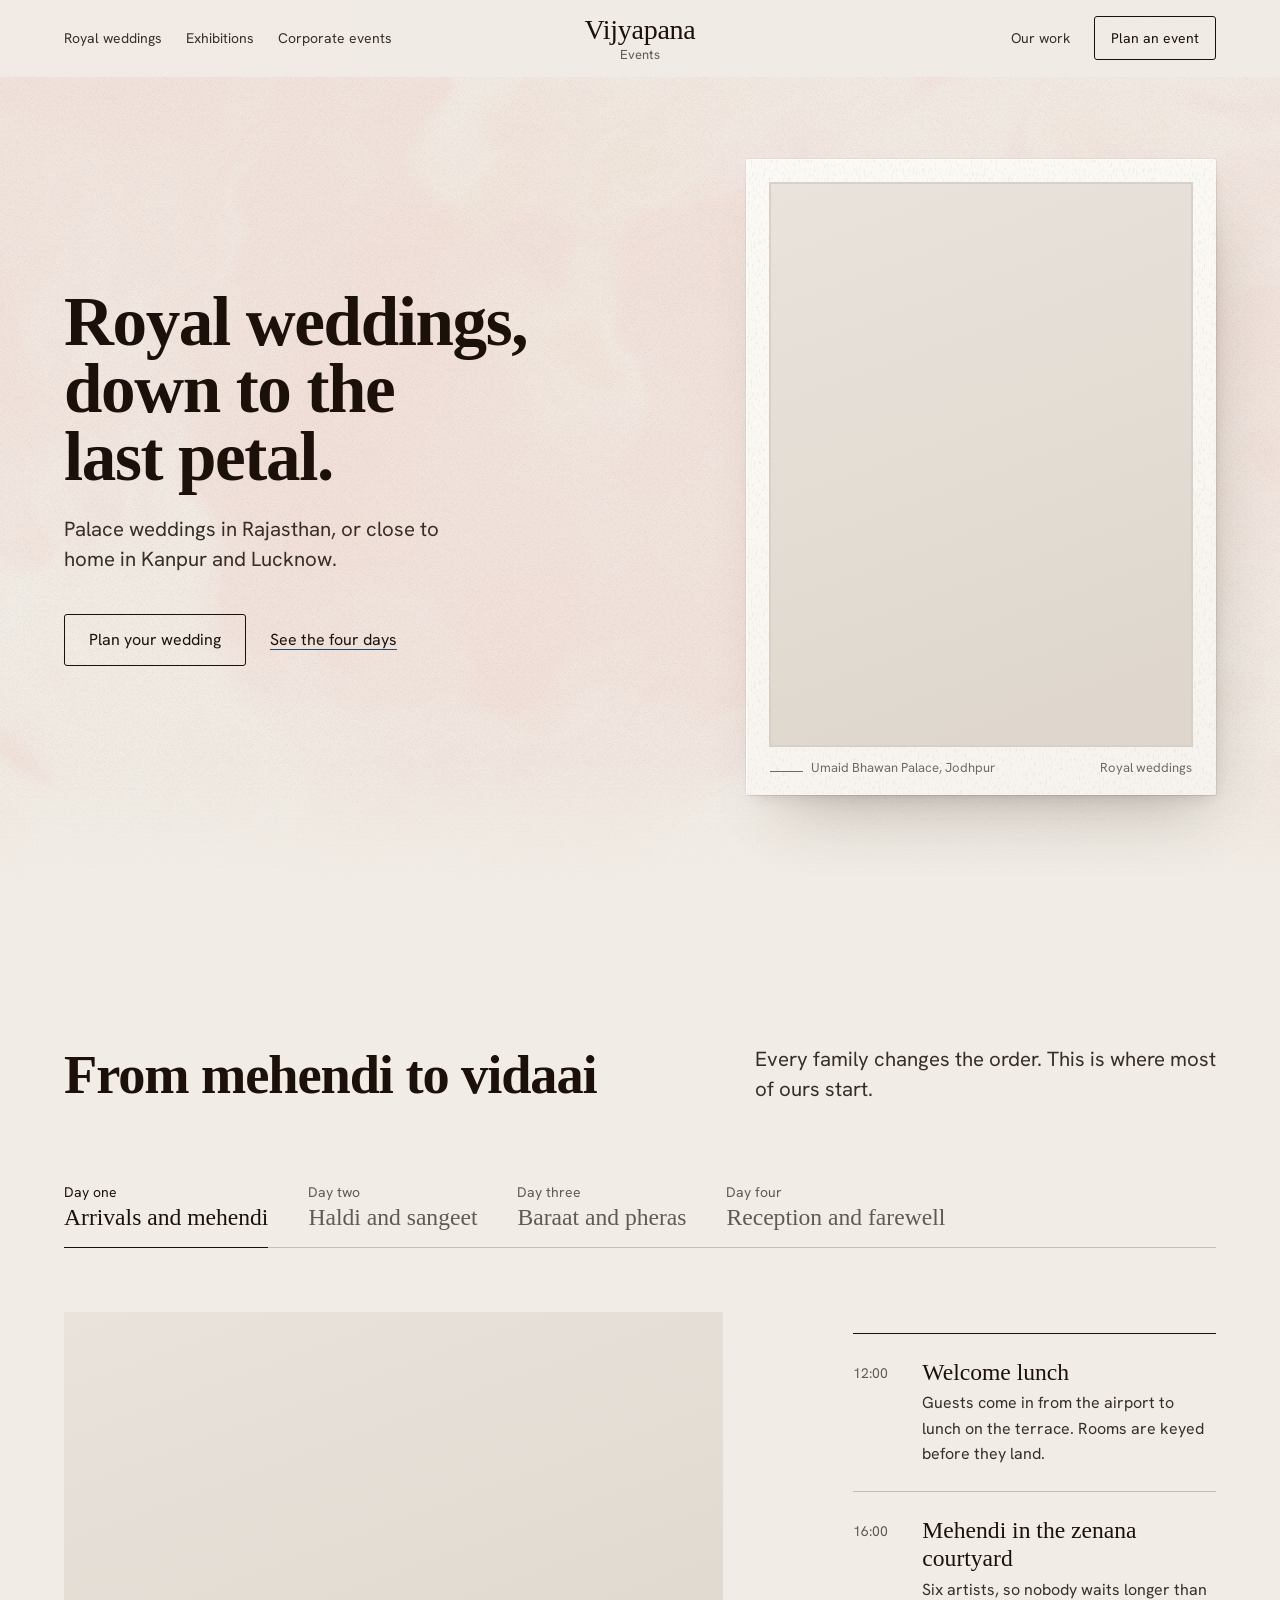
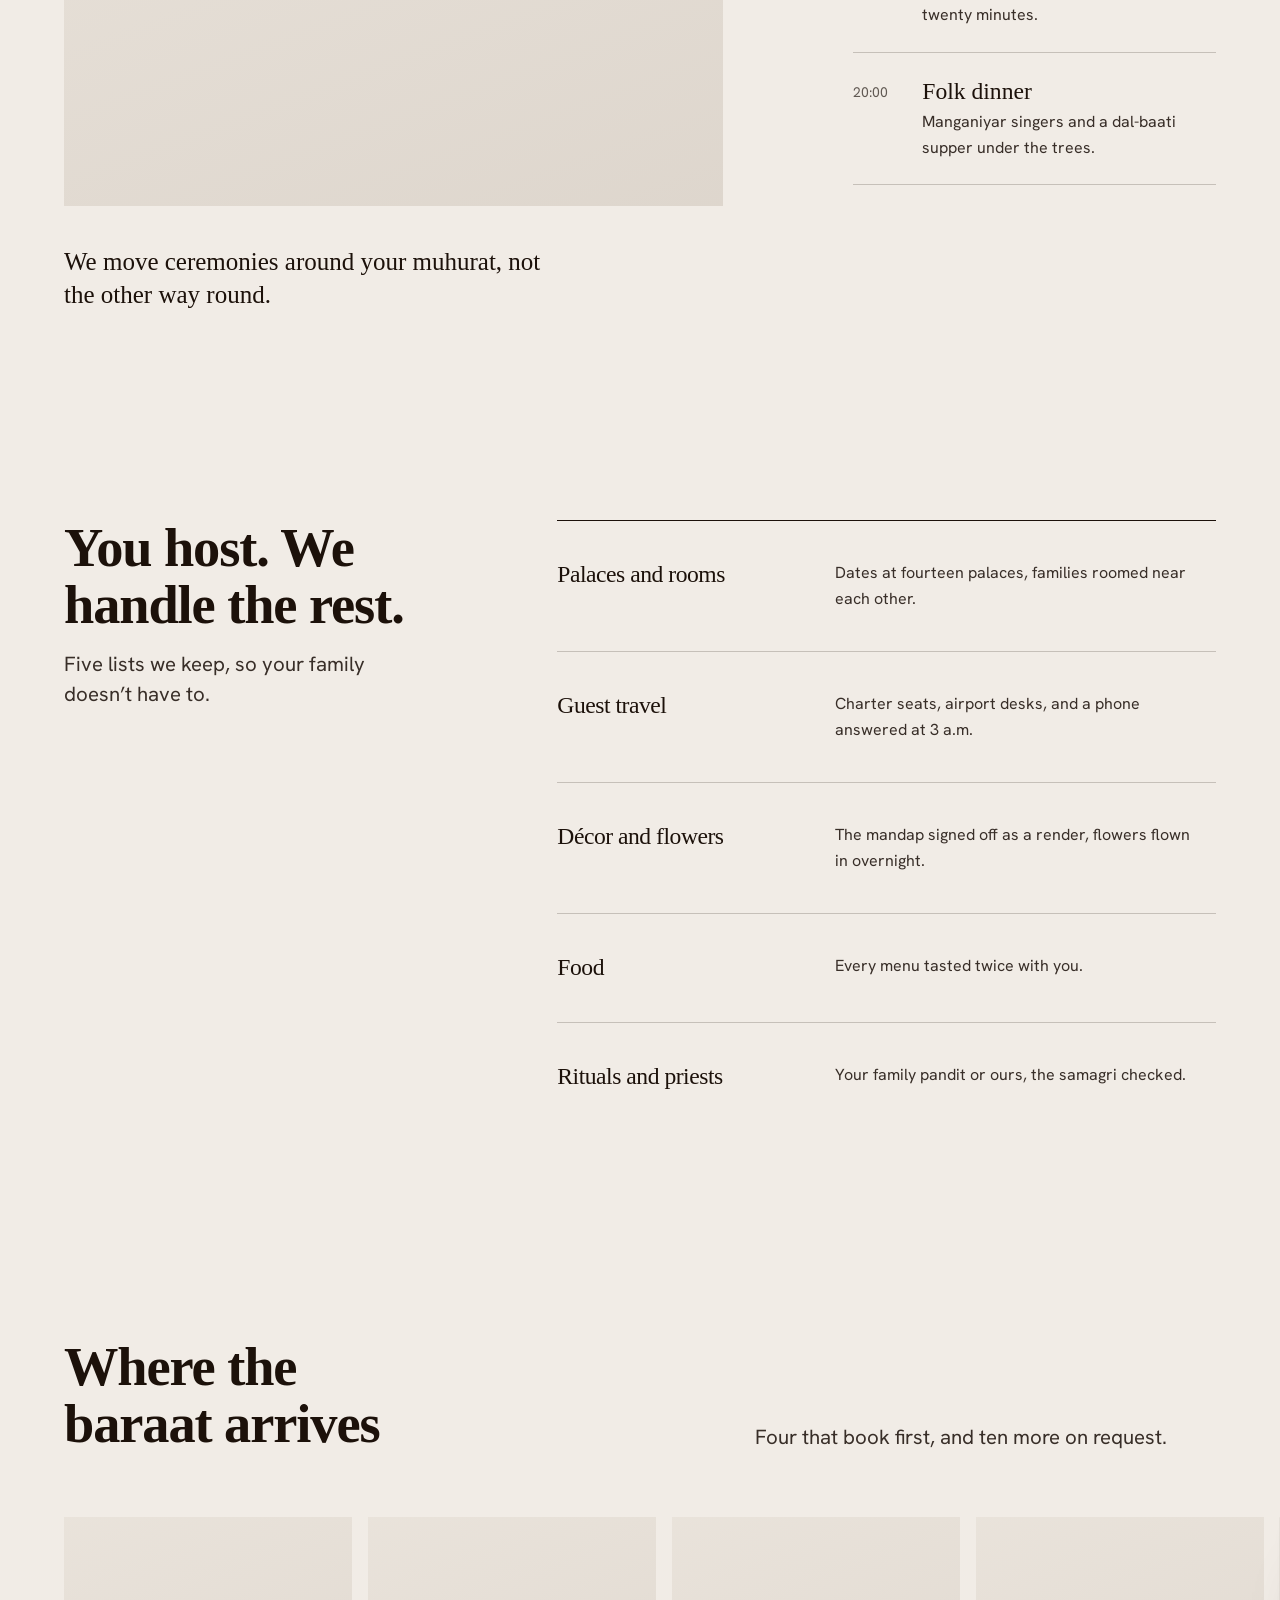
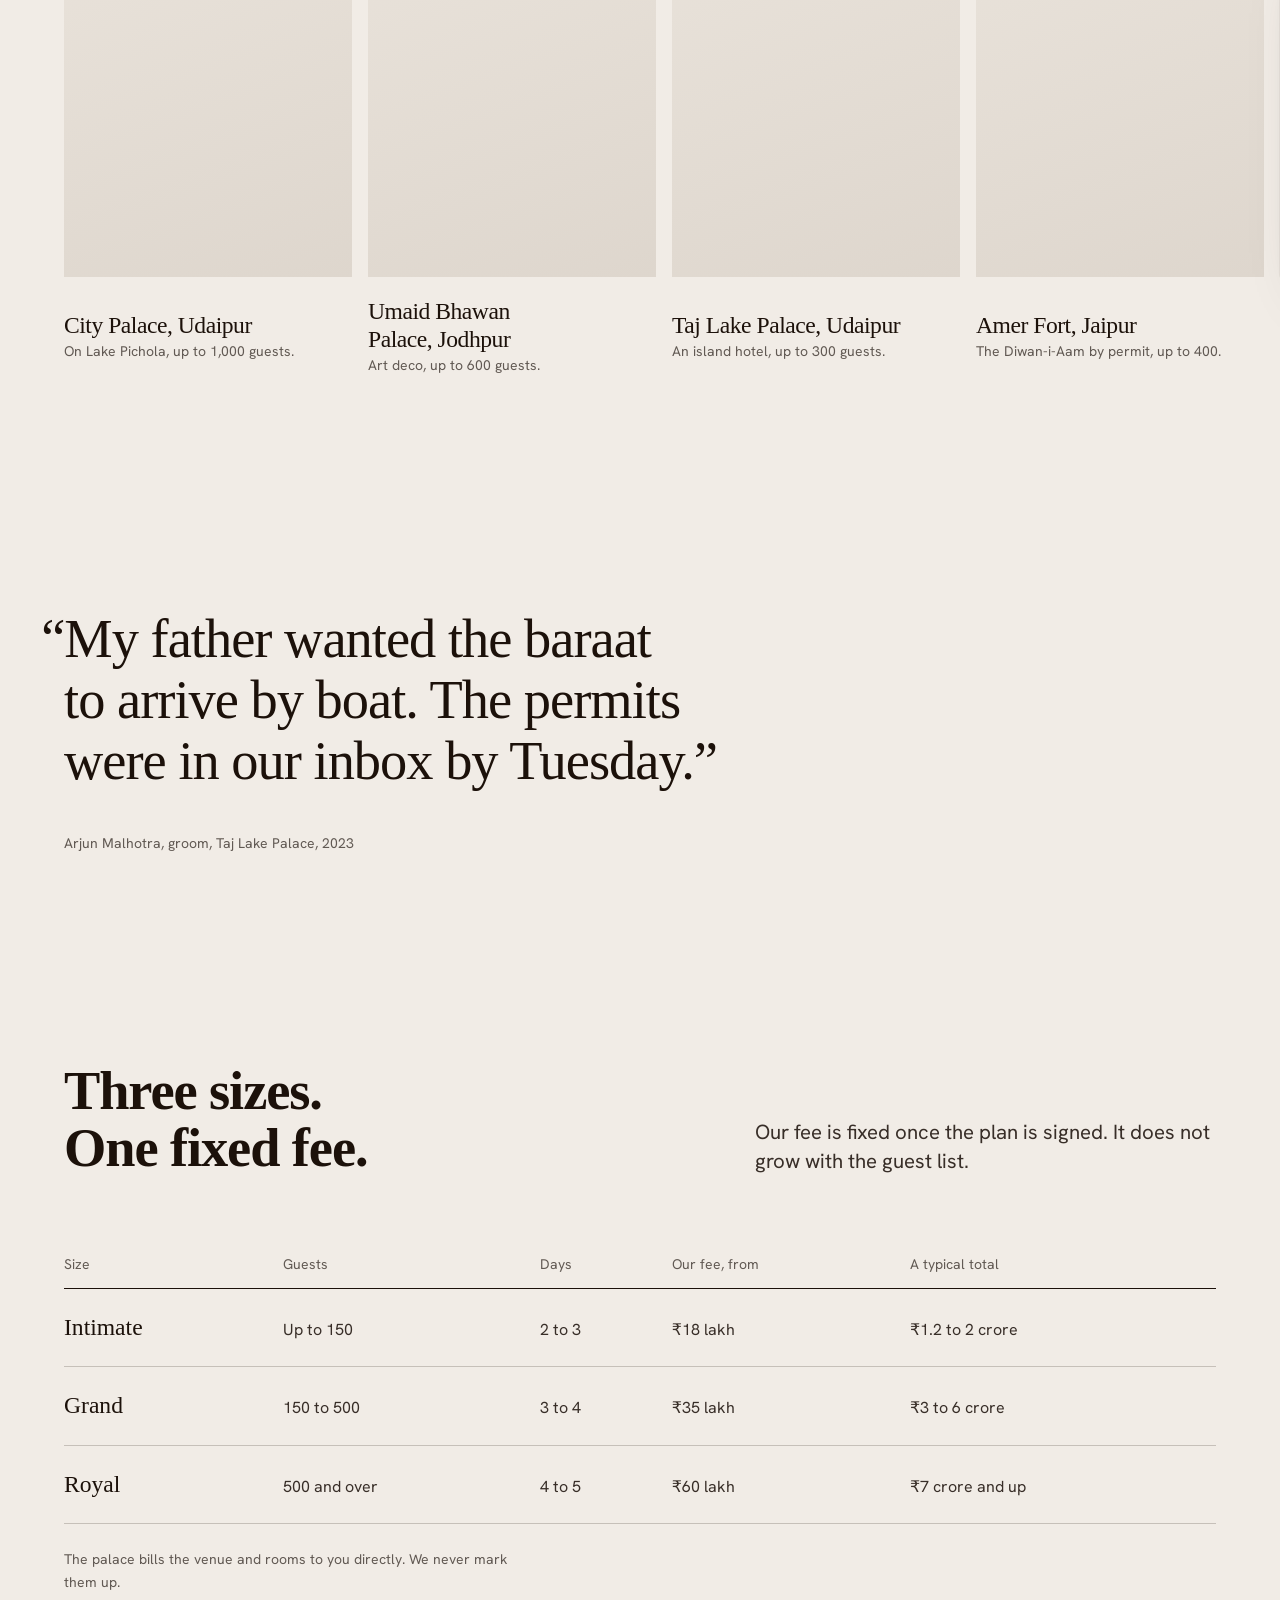
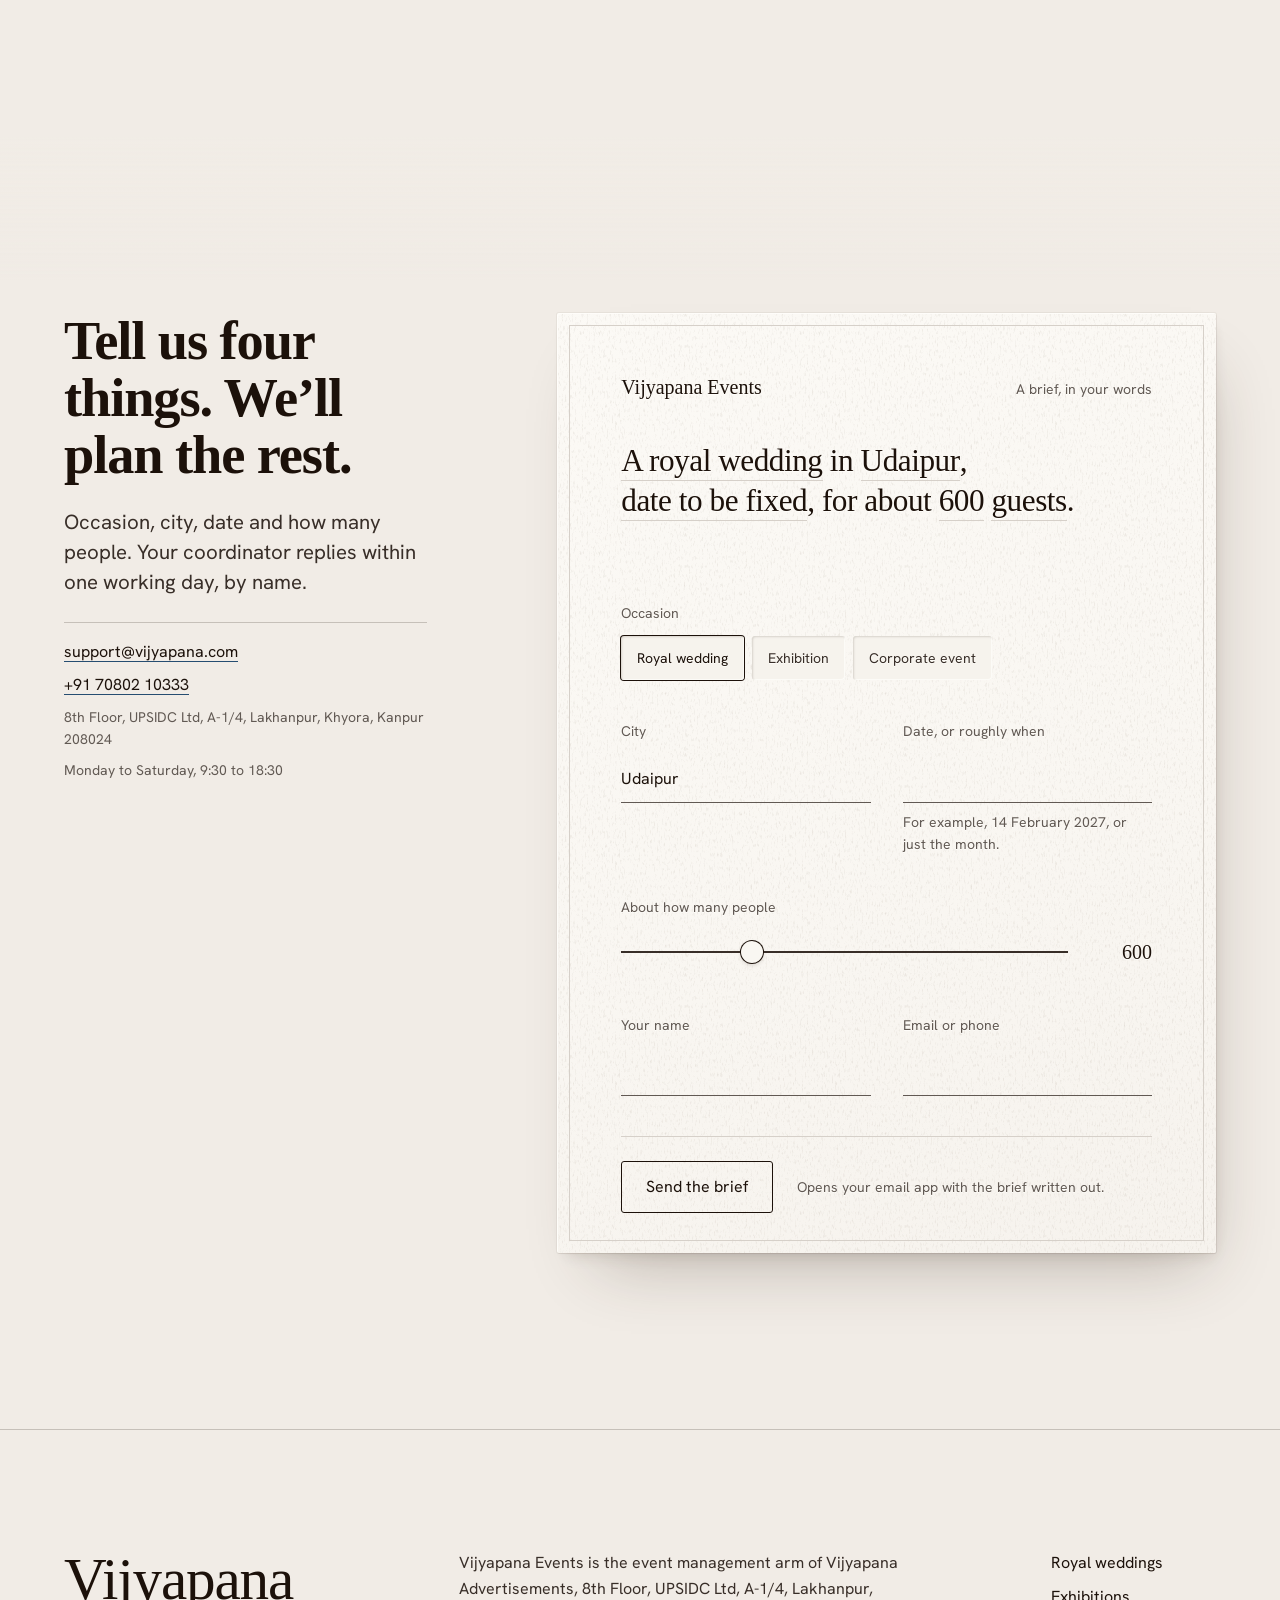
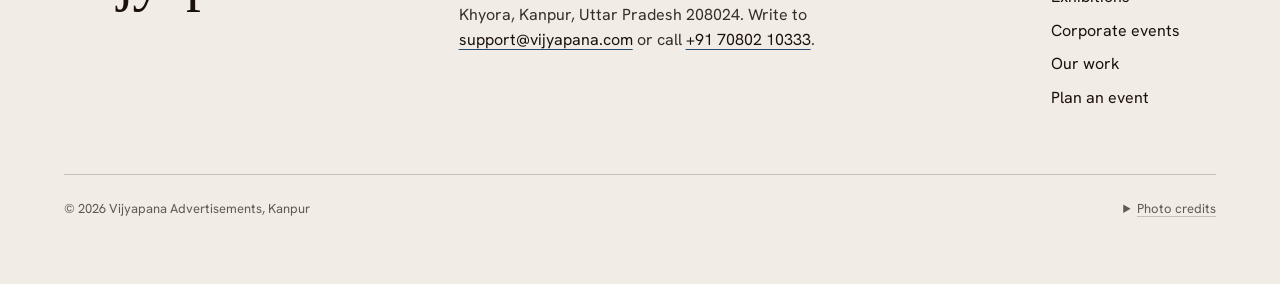
<file: royal-weddings.html>
<!doctype html>
<html lang="en-IN">
<head>
<meta charset="utf-8">
<meta name="viewport" content="width=device-width, initial-scale=1">
<title>Royal weddings | Vijyapana Events</title>
<meta name="description" content="Palace, fort and lake-hotel weddings for 150 to 1,500 guests, planned day by day by one Vijyapana Events coordinator from Kanpur.">
<meta name="theme-color" content="#f1ece5">
<link rel="icon" href="data:image/svg+xml,%3Csvg xmlns='http://www.w3.org/2000/svg' viewBox='0 0 32 32'%3E%3Crect width='32' height='32' rx='3' fill='%23f1ece5'/%3E%3Ctext x='16' y='23' font-family='Georgia,serif' font-size='20' text-anchor='middle' fill='%23271c14'%3EV%3C/text%3E%3C/svg%3E">
<link rel="preconnect" href="https://api.fontshare.com">
<link rel="preconnect" href="https://cdn.fontshare.com" crossorigin>
<link rel="preconnect" href="https://fonts.googleapis.com">
<link rel="preconnect" href="https://fonts.gstatic.com" crossorigin>
<link rel="preconnect" href="https://upload.wikimedia.org">
<link href="https://api.fontshare.com/v2/css?f[]=erode@400,500,600&amp;display=swap" rel="stylesheet">
<link href="https://fonts.googleapis.com/css2?family=Hanken+Grotesk:wght@400&amp;family=Tiro+Devanagari+Hindi&amp;display=swap" rel="stylesheet">
<link rel="stylesheet" href="assets/css/site.css">
<script>document.documentElement.classList.add('js');</script>

</head>
<!-- Placeholder content: the events, names, figures, quotes and prices on this site are sample data. Replace before launch. The Kanpur address, phone, email and hours are from vijyapana.com. Venue names are real places used as examples: confirm them with the venues before launch. -->
<body data-occ="wed">
<canvas class="air" aria-hidden="true"></canvas>
<div class="grain" aria-hidden="true"></div>
<div class="page">
<a class="skip" href="#main">Skip to content</a>
<header class="site-nav">
  <div class="container">
    <nav class="site-nav__bar" aria-label="Main">
      <ul class="site-nav__start">
        <li><a href="royal-weddings.html" aria-current="page">Royal weddings</a></li>
        <li><a href="exhibitions.html">Exhibitions</a></li>
        <li><a href="corporate-events.html">Corporate events</a></li>
      </ul>
      <a class="wordmark" href="index.html" aria-label="Vijyapana Events, home"><b>Vijyapana</b><span>Events</span></a>
      <div class="site-nav__end">
        <a class="link-work" href="index.html#work">Our work</a>
        <a class="btn btn--small" href="#brief">Plan an event</a>
        <button class="btn btn--small menu-btn" type="button" aria-expanded="false" aria-controls="menu">Menu</button>
      </div>
    </nav>
    <nav class="menu-panel" id="menu" aria-label="Menu" hidden>
      <a href="royal-weddings.html">Royal weddings</a>
      <a href="exhibitions.html">Exhibitions</a>
      <a href="corporate-events.html">Corporate events</a>
      <a href="index.html#work">Our work</a>
      <a class="btn" href="#brief">Plan an event</a>
    </nav>
  </div>
</header>


<main id="main">
  <section class="hero hero--page fade-foot" data-air aria-labelledby="hero-title">
    <div class="container hero__grid">
      <div class="hero__text">
        <h1 id="hero-title" class="lines-in h1--long">
          <span class="line" style="--i:0"><span>Royal weddings,</span></span>
          <span class="line" style="--i:1"><span>down to the last petal.</span></span>
        </h1>
        <p class="lead" data-reveal style="--i:4">Palace weddings in Rajasthan, or close to home in Kanpur and Lucknow.</p>
        <div class="actions" data-reveal style="--i:5">
          <a class="btn" href="#brief">Plan your wedding</a>
          <a class="link" href="#days">See the four days</a>
        </div>
      </div>
      <div class="hero__visual">
        <figure class="print print--wed print--tall stock" style="margin:0">
          <div class="print__frame settle" data-slot="hero" data-alt="A portrait photograph from one of your palace weddings">
            <img src="https://upload.wikimedia.org/wikipedia/commons/thumb/8/86/Columns%2C_Umaid_Bhawan%2C_Jodhpur%2C_Rajasthan%2C_India.jpg/1280px-Columns%2C_Umaid_Bhawan%2C_Jodhpur%2C_Rajasthan%2C_India.jpg" srcset="https://upload.wikimedia.org/wikipedia/commons/thumb/8/86/Columns%2C_Umaid_Bhawan%2C_Jodhpur%2C_Rajasthan%2C_India.jpg/960px-Columns%2C_Umaid_Bhawan%2C_Jodhpur%2C_Rajasthan%2C_India.jpg 960w, https://upload.wikimedia.org/wikipedia/commons/thumb/8/86/Columns%2C_Umaid_Bhawan%2C_Jodhpur%2C_Rajasthan%2C_India.jpg/1280px-Columns%2C_Umaid_Bhawan%2C_Jodhpur%2C_Rajasthan%2C_India.jpg 1280w, https://upload.wikimedia.org/wikipedia/commons/thumb/8/86/Columns%2C_Umaid_Bhawan%2C_Jodhpur%2C_Rajasthan%2C_India.jpg/1920px-Columns%2C_Umaid_Bhawan%2C_Jodhpur%2C_Rajasthan%2C_India.jpg 1920w" width="2475" height="3820" alt="Sandstone columns and a carved arch at Umaid Bhawan Palace, Jodhpur" sizes="(min-width: 60rem) 470px, 90vw" style="object-position: 50% 50%" fetchpriority="high" decoding="async">
          </div>
          <figcaption class="print__meta"><span class="pencil">Umaid Bhawan Palace, Jodhpur</span><span>Royal weddings</span></figcaption>
        </figure>
      </div>
    </div>
  </section>

  <!-- The four days -->
  <section class="section paper" id="days" aria-labelledby="days-title">
    <div class="container" data-tabs>
      <div class="head head--split">
        <h2 id="days-title" data-reveal>From mehendi to vidaai</h2>
        <p class="lead" data-reveal style="--i:1">Every family changes the order. This is where most of ours start.</p>
      </div>
      <div class="days__tabs" role="tablist" aria-label="Wedding days">
        <button class="tab" type="button" role="tab" id="t-d1" aria-controls="p-d1" aria-selected="true"><span>Day one</span><b>Arrivals and mehendi</b></button>
        <button class="tab" type="button" role="tab" id="t-d2" aria-controls="p-d2" aria-selected="false"><span>Day two</span><b>Haldi and sangeet</b></button>
        <button class="tab" type="button" role="tab" id="t-d3" aria-controls="p-d3" aria-selected="false"><span>Day three</span><b>Baraat and pheras</b></button>
        <button class="tab" type="button" role="tab" id="t-d4" aria-controls="p-d4" aria-selected="false"><span>Day four</span><b>Reception and farewell</b></button>
      </div>
      <div class="days">
        <article class="day" role="tabpanel" id="p-d1" aria-labelledby="t-d1">
          <div class="day__photo" data-slot="day-1" data-alt="Mehendi at one of your weddings, landscape">
            <img src="https://upload.wikimedia.org/wikipedia/commons/thumb/3/3f/Mehndi_front.JPG/1280px-Mehndi_front.JPG" srcset="https://upload.wikimedia.org/wikipedia/commons/thumb/3/3f/Mehndi_front.JPG/960px-Mehndi_front.JPG 960w, https://upload.wikimedia.org/wikipedia/commons/thumb/3/3f/Mehndi_front.JPG/1280px-Mehndi_front.JPG 1280w, https://upload.wikimedia.org/wikipedia/commons/thumb/3/3f/Mehndi_front.JPG/1920px-Mehndi_front.JPG 1920w" width="4578" height="3170" alt="A bride’s hands and forearms covered in fresh mehendi" sizes="(min-width: 60rem) 52vw, 92vw" style="object-position: 50% 45%" loading="lazy" decoding="async">
          </div>
          <ol class="day__list">
            <li><time>12:00</time><div><b>Welcome lunch</b>Guests come in from the airport to lunch on the terrace. Rooms are keyed before they land.</div></li>
            <li><time>16:00</time><div><b>Mehendi in the zenana courtyard</b>Six artists, so nobody waits longer than twenty minutes.</div></li>
            <li><time>20:00</time><div><b>Folk dinner</b>Manganiyar singers and a dal-baati supper under the trees.</div></li>
          </ol>
        </article>
        <article class="day" role="tabpanel" id="p-d2" aria-labelledby="t-d2">
          <div class="day__photo" data-slot="day-2" data-alt="Music from one of your sangeets, landscape">
            <img src="https://upload.wikimedia.org/wikipedia/commons/thumb/b/b5/Dholak_%28.jpg/1280px-Dholak_%28.jpg" srcset="https://upload.wikimedia.org/wikipedia/commons/thumb/b/b5/Dholak_%28.jpg/960px-Dholak_%28.jpg 960w, https://upload.wikimedia.org/wikipedia/commons/thumb/b/b5/Dholak_%28.jpg/1280px-Dholak_%28.jpg 1280w, https://upload.wikimedia.org/wikipedia/commons/thumb/b/b5/Dholak_%28.jpg/1920px-Dholak_%28.jpg 1920w" width="6000" height="4000" alt="Dholak players performing on a lit stage" sizes="(min-width: 60rem) 52vw, 92vw" style="object-position: 50% 50%" loading="lazy" decoding="async">
          </div>
          <ol class="day__list">
            <li><time>10:00</time><div><b>Haldi by the pool</b>Marigold, turmeric, and a change of clothes laid out in every room.</div></li>
            <li><time>19:30</time><div><b>Sangeet</b>A stage, a band and the family dances, rehearsed with a choreographer the week before.</div></li>
            <li><time>23:00</time><div><b>After-party on the lawn</b>The sound comes down at one, which keeps the palace on our side.</div></li>
          </ol>
        </article>
        <article class="day" role="tabpanel" id="p-d3" aria-labelledby="t-d3">
          <div class="day__photo" data-slot="day-3" data-alt="The pheras at one of your weddings, landscape">
            <img src="https://upload.wikimedia.org/wikipedia/commons/thumb/6/62/Kanyadaan_Ceremony_in_a_Gujarati%2C_Hindu_Wedding_Ceremony.jpg/1280px-Kanyadaan_Ceremony_in_a_Gujarati%2C_Hindu_Wedding_Ceremony.jpg" srcset="https://upload.wikimedia.org/wikipedia/commons/thumb/6/62/Kanyadaan_Ceremony_in_a_Gujarati%2C_Hindu_Wedding_Ceremony.jpg/960px-Kanyadaan_Ceremony_in_a_Gujarati%2C_Hindu_Wedding_Ceremony.jpg 960w, https://upload.wikimedia.org/wikipedia/commons/thumb/6/62/Kanyadaan_Ceremony_in_a_Gujarati%2C_Hindu_Wedding_Ceremony.jpg/1280px-Kanyadaan_Ceremony_in_a_Gujarati%2C_Hindu_Wedding_Ceremony.jpg 1280w, https://upload.wikimedia.org/wikipedia/commons/thumb/6/62/Kanyadaan_Ceremony_in_a_Gujarati%2C_Hindu_Wedding_Ceremony.jpg/1920px-Kanyadaan_Ceremony_in_a_Gujarati%2C_Hindu_Wedding_Ceremony.jpg 1920w" width="5760" height="3840" alt="The bride’s and groom’s hands joined during the kanyadaan ceremony" sizes="(min-width: 60rem) 52vw, 92vw" style="object-position: 50% 50%" loading="lazy" decoding="async">
          </div>
          <ol class="day__list">
            <li><time>17:30</time><div><b>Baraat</b>The groom’s side leaves the hotel with a band, a horse and a timed route.</div></li>
            <li><time>19:00</time><div><b>Varmala at the gate</b>Lit for photographs, with both families in place before the groom arrives.</div></li>
            <li><time>21:15</time><div><b>Pheras</b>Under the mandap at the muhurat your pandit gives us, to the minute.</div></li>
          </ol>
        </article>
        <article class="day" role="tabpanel" id="p-d4" aria-labelledby="t-d4">
          <div class="day__photo" data-slot="day-4" data-alt="The reception at one of your weddings, landscape">
            <img src="https://upload.wikimedia.org/wikipedia/commons/thumb/b/b3/Oil_lit_diya.jpg/1280px-Oil_lit_diya.jpg" srcset="https://upload.wikimedia.org/wikipedia/commons/thumb/b/b3/Oil_lit_diya.jpg/960px-Oil_lit_diya.jpg 960w, https://upload.wikimedia.org/wikipedia/commons/thumb/b/b3/Oil_lit_diya.jpg/1280px-Oil_lit_diya.jpg 1280w, https://upload.wikimedia.org/wikipedia/commons/thumb/b/b3/Oil_lit_diya.jpg/1920px-Oil_lit_diya.jpg 1920w" width="3016" height="4032" alt="Rows of lit clay diyas at dusk" sizes="(min-width: 60rem) 52vw, 92vw" style="object-position: 50% 60%" loading="lazy" decoding="async">
          </div>
          <ol class="day__list">
            <li><time>12:00</time><div><b>Family brunch</b>A slow one, after a late night.</div></li>
            <li><time>19:30</time><div><b>Reception on the lake terrace</b>Eight hundred diyas lit at dusk, and a receiving line that moves.</div></li>
            <li><time>10:00</time><div><b>Vidaai, the next morning</b>Cars, luggage and the airport run, handled while the families say goodbye.</div></li>
          </ol>
        </article>
      </div>
      <p class="days__note" data-reveal>We move ceremonies around your muhurat, not the other way round.</p>
    </div>
  </section>

  <!-- What we handle -->
  <section class="section paper" aria-labelledby="handled-title">
    <div class="container g12 handled">
      <div class="handled__head" data-reveal>
        <h2 id="handled-title">You host. We handle the rest.</h2>
        <p class="lead">Five lists we keep, so your family doesn’t have to.</p>
      </div>
      <ol class="handled__rows">
        <li><h3>Palaces and rooms</h3><p>Dates at fourteen palaces, families roomed near each other.</p></li>
        <li><h3>Guest travel</h3><p>Charter seats, airport desks, and a phone answered at 3 a.m.</p></li>
        <li><h3>Décor and flowers</h3><p>The mandap signed off as a render, flowers flown in overnight.</p></li>
        <li><h3>Food</h3><p>Every menu tasted twice with you.</p></li>
        <li><h3>Rituals and priests</h3><p>Your family pandit or ours, the samagri checked.</p></li>
      </ol>
    </div>
  </section>

  <!-- Venues -->
  <section class="section paper" aria-labelledby="venues-title">
    <div class="container">
      <div class="head head--split">
        <h2 id="venues-title" data-reveal>Where the baraat arrives</h2>
        <p class="lead" data-reveal style="--i:1">Four that book first, and ten more on request.</p>
      </div>
    </div>
    <div class="rail" tabindex="0" aria-label="Venues, scroll sideways">
      <figure class="venue">
        <div class="venue__photo" data-slot="venue-1" data-alt="City Palace, Udaipur, portrait">
          <img src="https://upload.wikimedia.org/wikipedia/commons/thumb/d/dc/City_Palace%2C_Udaipur%2C_20191207_0532_6964.jpg/1280px-City_Palace%2C_Udaipur%2C_20191207_0532_6964.jpg" srcset="https://upload.wikimedia.org/wikipedia/commons/thumb/d/dc/City_Palace%2C_Udaipur%2C_20191207_0532_6964.jpg/960px-City_Palace%2C_Udaipur%2C_20191207_0532_6964.jpg 960w, https://upload.wikimedia.org/wikipedia/commons/thumb/d/dc/City_Palace%2C_Udaipur%2C_20191207_0532_6964.jpg/1280px-City_Palace%2C_Udaipur%2C_20191207_0532_6964.jpg 1280w, https://upload.wikimedia.org/wikipedia/commons/thumb/d/dc/City_Palace%2C_Udaipur%2C_20191207_0532_6964.jpg/1920px-City_Palace%2C_Udaipur%2C_20191207_0532_6964.jpg 1920w" width="3672" height="5760" alt="The inner courtyard of City Palace, Udaipur, with tiered balconies" sizes="(min-width: 60rem) 24vw, 72vw" style="object-position: 50% 50%" loading="lazy" decoding="async">
        </div>
        <figcaption><h3>City Palace, Udaipur</h3><p>On Lake Pichola, up to 1,000 guests.</p></figcaption>
      </figure>
      <figure class="venue">
        <div class="venue__photo" data-slot="venue-2" data-alt="Umaid Bhawan Palace, portrait">
          <img src="https://upload.wikimedia.org/wikipedia/commons/thumb/2/21/Jodhpur%2C_India%2C_Umaid_Bhawan_Palace.jpg/1280px-Jodhpur%2C_India%2C_Umaid_Bhawan_Palace.jpg" srcset="https://upload.wikimedia.org/wikipedia/commons/thumb/2/21/Jodhpur%2C_India%2C_Umaid_Bhawan_Palace.jpg/960px-Jodhpur%2C_India%2C_Umaid_Bhawan_Palace.jpg 960w, https://upload.wikimedia.org/wikipedia/commons/thumb/2/21/Jodhpur%2C_India%2C_Umaid_Bhawan_Palace.jpg/1280px-Jodhpur%2C_India%2C_Umaid_Bhawan_Palace.jpg 1280w, https://upload.wikimedia.org/wikipedia/commons/thumb/2/21/Jodhpur%2C_India%2C_Umaid_Bhawan_Palace.jpg/1920px-Jodhpur%2C_India%2C_Umaid_Bhawan_Palace.jpg 1920w" width="3072" height="2048" alt="Lamps glowing in a hall at Umaid Bhawan Palace, Jodhpur" sizes="(min-width: 60rem) 24vw, 72vw" style="object-position: 50% 50%" loading="lazy" decoding="async">
        </div>
        <figcaption><h3>Umaid Bhawan Palace, Jodhpur</h3><p>Art deco, up to 600 guests.</p></figcaption>
      </figure>
      <figure class="venue">
        <div class="venue__photo" data-slot="venue-3" data-alt="Taj Lake Palace, portrait">
          <img src="https://upload.wikimedia.org/wikipedia/commons/thumb/2/29/Udaipur_Taj_Lake_Palace_Hotel.jpg/1280px-Udaipur_Taj_Lake_Palace_Hotel.jpg" srcset="https://upload.wikimedia.org/wikipedia/commons/thumb/2/29/Udaipur_Taj_Lake_Palace_Hotel.jpg/960px-Udaipur_Taj_Lake_Palace_Hotel.jpg 960w, https://upload.wikimedia.org/wikipedia/commons/thumb/2/29/Udaipur_Taj_Lake_Palace_Hotel.jpg/1280px-Udaipur_Taj_Lake_Palace_Hotel.jpg 1280w, https://upload.wikimedia.org/wikipedia/commons/thumb/2/29/Udaipur_Taj_Lake_Palace_Hotel.jpg/1920px-Udaipur_Taj_Lake_Palace_Hotel.jpg 1920w" width="3888" height="2592" alt="Taj Lake Palace on Lake Pichola at dusk" sizes="(min-width: 60rem) 24vw, 72vw" style="object-position: 46% 50%" loading="lazy" decoding="async">
        </div>
        <figcaption><h3>Taj Lake Palace, Udaipur</h3><p>An island hotel, up to 300 guests.</p></figcaption>
      </figure>
      <figure class="venue">
        <div class="venue__photo" data-slot="venue-4" data-alt="Amer Fort, portrait">
          <img src="https://upload.wikimedia.org/wikipedia/commons/thumb/0/05/Jaipur_03-2016_05_Amber_Fort.jpg/1280px-Jaipur_03-2016_05_Amber_Fort.jpg" srcset="https://upload.wikimedia.org/wikipedia/commons/thumb/0/05/Jaipur_03-2016_05_Amber_Fort.jpg/960px-Jaipur_03-2016_05_Amber_Fort.jpg 960w, https://upload.wikimedia.org/wikipedia/commons/thumb/0/05/Jaipur_03-2016_05_Amber_Fort.jpg/1280px-Jaipur_03-2016_05_Amber_Fort.jpg 1280w, https://upload.wikimedia.org/wikipedia/commons/thumb/0/05/Jaipur_03-2016_05_Amber_Fort.jpg/1920px-Jaipur_03-2016_05_Amber_Fort.jpg 1920w" width="5336" height="3335" alt="Amer Fort above Maota Lake, Jaipur" sizes="(min-width: 60rem) 24vw, 72vw" style="object-position: 40% 50%" loading="lazy" decoding="async">
        </div>
        <figcaption><h3>Amer Fort, Jaipur</h3><p>The Diwan-i-Aam by permit, up to 400.</p></figcaption>
      </figure>
      <div class="venue venue--more stock stock--framed">
        <p>Ten more, from Jaisalmer to Kumbhalgarh, plus lawns in Kanpur and Lucknow.</p>
        <a class="link" href="#brief">Ask for the list</a>
      </div>
    </div>
  </section>

  <!-- A word from a groom -->
  <section class="section paper" aria-label="From a groom">
    <div class="container pull">
      <blockquote data-reveal>
        <p>“My father wanted the baraat to arrive by boat. The permits were in our inbox by Tuesday.”</p>
      </blockquote>
      <footer class="caption" data-reveal style="--i:1">Arjun Malhotra, groom, Taj Lake Palace, 2023</footer>
    </div>
  </section>

  <!-- Prices -->
  <section class="section paper" aria-labelledby="prices-title">
    <div class="container">
      <div class="head head--split">
        <h2 id="prices-title" data-reveal>Three sizes. One fixed fee.</h2>
        <p class="lead" data-reveal style="--i:1">Our fee is fixed once the plan is signed. It does not grow with the guest list.</p>
      </div>
      <table class="prices" data-reveal>
        <thead><tr><th scope="col">Size</th><th scope="col">Guests</th><th scope="col">Days</th><th scope="col">Our fee, from</th><th scope="col">A typical total</th></tr></thead>
        <tbody>
          <tr><td>Intimate</td><td data-label="Guests">Up to 150</td><td data-label="Days">2 to 3</td><td data-label="Our fee, from">₹18 lakh</td><td data-label="A typical total">₹1.2 to 2 crore</td></tr>
          <tr><td>Grand</td><td data-label="Guests">150 to 500</td><td data-label="Days">3 to 4</td><td data-label="Our fee, from">₹35 lakh</td><td data-label="A typical total">₹3 to 6 crore</td></tr>
          <tr><td>Royal</td><td data-label="Guests">500 and over</td><td data-label="Days">4 to 5</td><td data-label="Our fee, from">₹60 lakh</td><td data-label="A typical total">₹7 crore and up</td></tr>
        </tbody>
      </table>
      <p class="prices__note">The palace bills the venue and rooms to you directly. We never mark them up.</p>
    </div>
  </section>

  <section class="brief section section--l fade-head" id="brief" data-air aria-labelledby="brief-title">
  <div class="container g12 brief__grid">
    <div class="brief__intro" data-reveal>
      <h2 id="brief-title">Tell us four things. We’ll plan the rest.</h2>
      <p class="lead">Occasion, city, date and how many people. Your coordinator replies within one working day, by name.</p>
      <ul class="brief__contact">
        <li><a class="link" href="mailto:support@vijyapana.com">support@vijyapana.com</a></li>
        <li><a class="link" href="tel:+917080210333">+91&nbsp;70802&nbsp;10333</a></li>
        <li class="muted small">8th Floor, UPSIDC Ltd, A-1/4, Lakhanpur, Khyora, Kanpur 208024</li>
        <li class="muted small">Monday to Saturday, 9:30 to 18:30</li>
      </ul>
    </div>
    <div class="brief__card stock stock--framed" data-reveal>
      <div class="brief__press"><b>Vijyapana Events</b><span>A brief, in your words</span></div>
      <p class="brief__sentence" aria-live="polite"><span data-out="occasion">A royal wedding</span> in <span class="keep"><span data-out="city">Udaipur</span>,</span> <span class="keep"><span data-out="when">date to be fixed</span>,</span> for about <span data-out="people">600</span> <span class="keep"><span data-out="unit">guests</span>.</span></p>
      <form data-brief action="mailto:support@vijyapana.com" method="post" enctype="text/plain" novalidate>
        <fieldset>
          <legend>Occasion</legend>
          <div class="press-set">
            <input type="radio" id="o-wed" name="occasion" value="Royal wedding" data-phrase="A royal wedding" data-unit="guests" checked><label for="o-wed">Royal wedding</label>
            <input type="radio" id="o-exh" name="occasion" value="Exhibition" data-phrase="An exhibition" data-unit="exhibitors"><label for="o-exh">Exhibition</label>
            <input type="radio" id="o-corp" name="occasion" value="Corporate event" data-phrase="A corporate event" data-unit="delegates"><label for="o-corp">Corporate event</label>
          </div>
        </fieldset>
        <div class="ruled-row">
          <div>
            <label class="field__label" for="b-city">City</label>
            <input class="ruled" id="b-city" name="city" type="text" value="Udaipur" autocomplete="address-level2">
          </div>
          <div>
            <label class="field__label" for="b-date">Date, or roughly when</label>
            <input class="ruled" id="b-date" name="date" type="text" autocomplete="off" aria-describedby="b-date-hint">
            <p class="field__hint" id="b-date-hint">For example, 14 February 2027, or just the month.</p>
          </div>
        </div>
        <div>
          <label class="field__label" for="b-people">About how many people</label>
          <div class="range"><input type="range" id="b-people" name="people" min="50" max="2000" step="50" value="600"><output for="b-people">600</output></div>
        </div>
        <div class="ruled-row">
          <div><label class="field__label" for="b-name">Your name</label><input class="ruled" id="b-name" name="name" type="text" autocomplete="name" required></div>
          <div><label class="field__label" for="b-contact">Email or phone</label><input class="ruled" id="b-contact" name="contact" type="text" autocomplete="email" required></div>
        </div>
        <div class="brief__send">
          <button class="btn" type="submit">Send the brief</button>
          <p class="brief__help" aria-live="polite">Opens your email app with the brief written out.</p>
        </div>
      </form>
    </div>
  </div>
</section>

</main>

<footer class="site-foot paper">
  <div class="container g12 site-foot__grid">
    <p class="site-foot__mark">Vijyapana</p>
    <p class="site-foot__colophon">Vijyapana Events is the event management arm of Vijyapana Advertisements, 8th Floor, UPSIDC Ltd, A-1/4, Lakhanpur, Khyora, Kanpur, Uttar Pradesh 208024. Write to <a class="link" href="mailto:support@vijyapana.com">support@vijyapana.com</a> or call <a class="link" href="tel:+917080210333">+91&nbsp;70802&nbsp;10333</a>.</p>
    <ul class="site-foot__links">
      <li><a href="royal-weddings.html">Royal weddings</a></li>
      <li><a href="exhibitions.html">Exhibitions</a></li>
      <li><a href="corporate-events.html">Corporate events</a></li>
      <li><a href="index.html#work">Our work</a></li>
      <li><a href="#brief">Plan an event</a></li>
    </ul>
    <div class="site-foot__legal">
      <span>&copy; 2026 Vijyapana Advertisements, Kanpur</span>
      <details class="credits"><summary>Photo credits</summary><p data-credits>Photographs from Wikimedia Commons: <a href="https://commons.wikimedia.org/wiki/File:Columns,_Umaid_Bhawan,_Jodhpur,_Rajasthan,_India.jpg">Yann (talk)</a> (CC BY-SA 4.0), <a href="https://commons.wikimedia.org/wiki/File:Mehndi_front.JPG">AKS.9955</a> (CC BY-SA 4.0), <a href="https://commons.wikimedia.org/wiki/File:Dholak_(.jpg">Bharath chandra badavath</a> (CC BY-SA 4.0), <a href="https://commons.wikimedia.org/wiki/File:Kanyadaan_Ceremony_in_a_Gujarati,_Hindu_Wedding_Ceremony.jpg">Gagan Shridhrani</a> (CC BY-SA 4.0), <a href="https://commons.wikimedia.org/wiki/File:Oil_lit_diya.jpg">Shristi Kapali</a> (CC BY-SA 4.0), <a href="https://commons.wikimedia.org/wiki/File:City_Palace,_Udaipur,_20191207_0532_6964.jpg">Jakub Hałun</a> (CC BY-SA 4.0), <a href="https://commons.wikimedia.org/wiki/File:Jodhpur,_India,_Umaid_Bhawan_Palace.jpg">Vyacheslav Argenberg</a> (CC BY 4.0), <a href="https://commons.wikimedia.org/wiki/File:Udaipur_Taj_Lake_Palace_Hotel.jpg">Pallav.journo</a> (CC BY-SA 4.0), <a href="https://commons.wikimedia.org/wiki/File:Jaipur_03-2016_05_Amber_Fort.jpg">A.Savin</a> (FAL).</p></details>
    </div>
  </div>
</footer>
</div>
<script>window.hallmarkSlots = (m) => { for (const [k, v] of Object.entries(m)) { const s = document.querySelector(`[data-slot="${k}"]`); if (!s) continue; const im = new Image(); im.src = typeof v === 'string' ? v : v.src; im.alt = (typeof v === 'object' && v.alt) || s.dataset.alt || ''; s.querySelectorAll(':scope > img').forEach((o) => o.remove()); s.prepend(im); } };
document.querySelectorAll('[data-slot] img').forEach((i) => { if (i.complete && !i.naturalWidth) i.remove(); else i.addEventListener('error', () => i.remove(), { once: true }); });</script>
<script src="assets/js/site.js" defer></script>

</body>
</html>
</file>
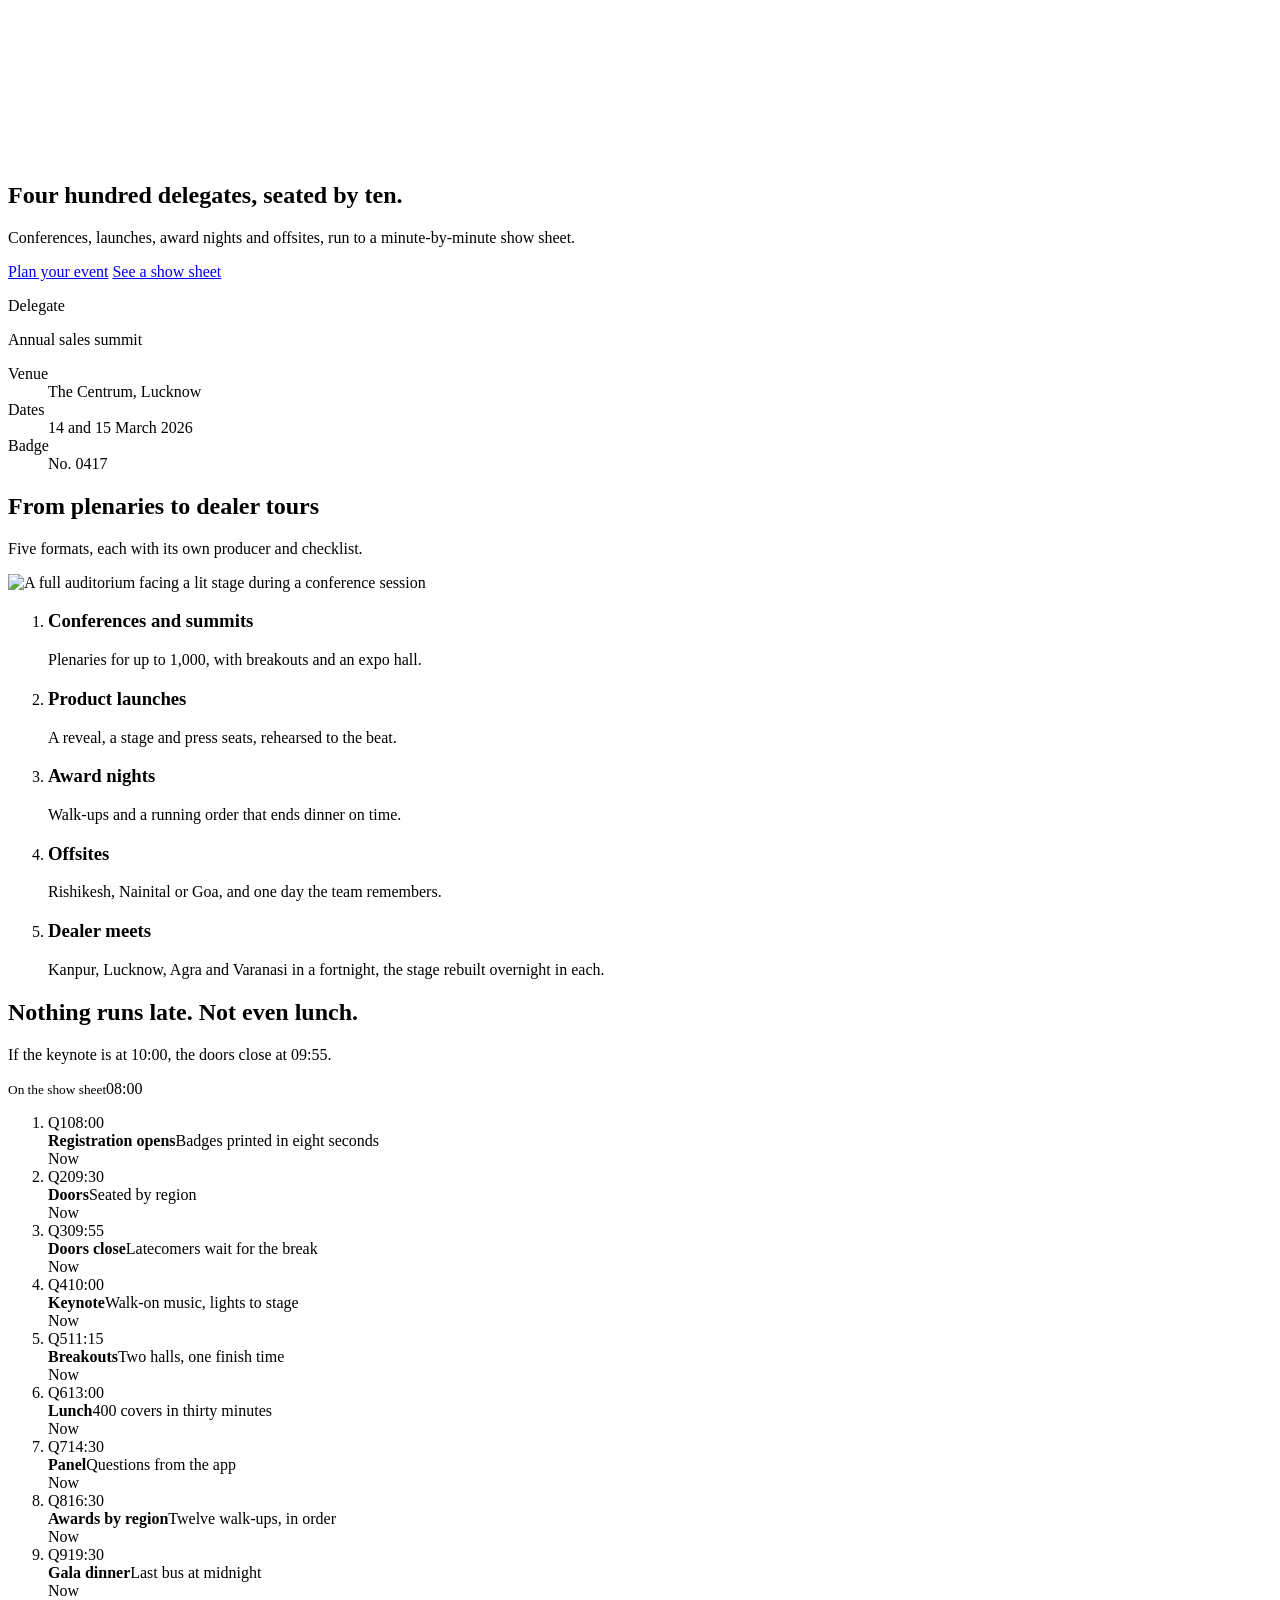
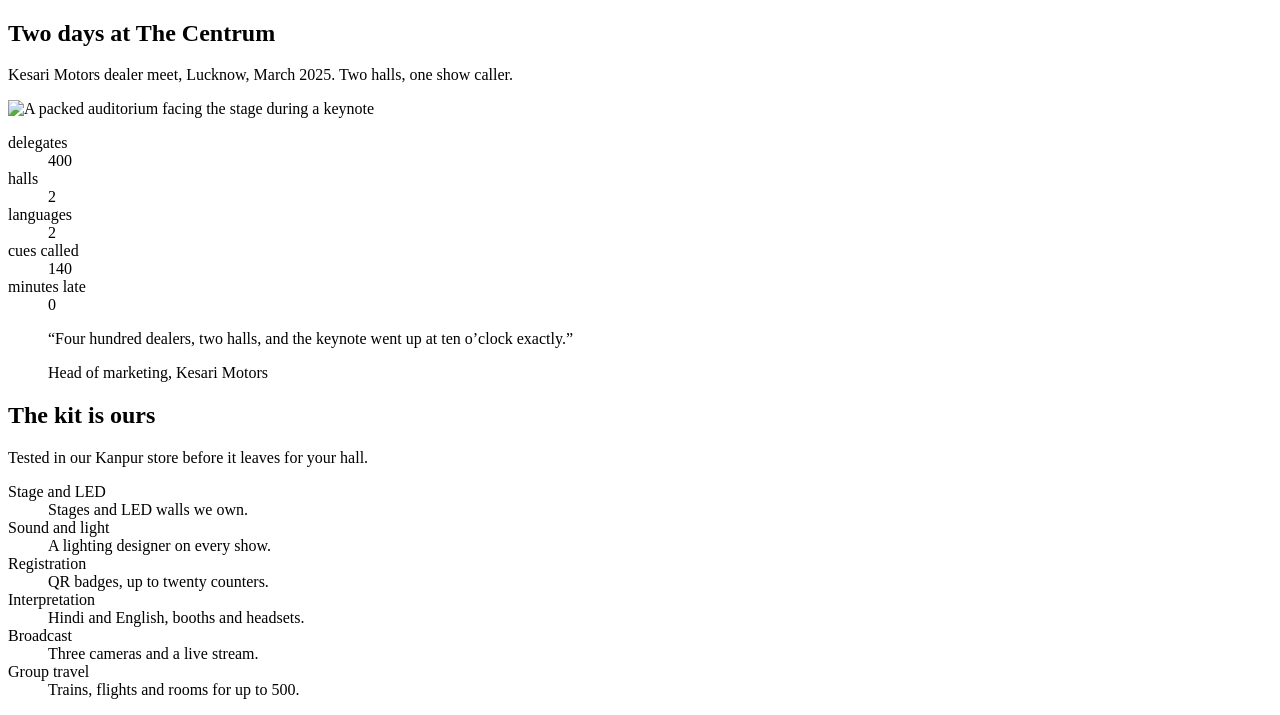
<file: src/corporate-events.html>
<!doctype html>
<html lang="en-IN">
<head>
<!-- @partial head title="Corporate events | Vijyapana Events" description="Conferences, product launches, award nights, offsites and dealer meets, run to a minute-by-minute show sheet by Vijyapana Events in Kanpur." -->
</head>
<!-- Placeholder content: the events, names, figures, quotes and prices on this site are sample data. Replace before launch. The Kanpur address, phone, email and hours are from vijyapana.com. Venue names are real places used as examples: confirm them with the venues before launch. -->
<body data-occ="corp">
<canvas class="air" aria-hidden="true"></canvas>
<div class="grain" aria-hidden="true"></div>
<div class="page">
<!-- @partial nav current="corp" -->

<main id="main">
  <section class="hero hero--page hero--lanyard fade-foot" data-air aria-labelledby="hero-title">
    <div class="container hero__grid">
      <div class="hero__text">
        <h1 id="hero-title" class="lines-in">
          <span class="line" style="--i:0"><span>Four hundred</span></span>
          <span class="line" style="--i:1"><span>delegates,</span></span>
          <span class="line" style="--i:2"><span>seated by ten.</span></span>
        </h1>
        <p class="lead" data-reveal style="--i:4">Conferences, launches, award nights and offsites, run to a minute-by-minute show sheet.</p>
        <div class="actions" data-reveal style="--i:5">
          <a class="btn" href="#brief">Plan your event</a>
          <a class="link" href="#sheet">See a show sheet</a>
        </div>
      </div>
      <div class="hero__visual hero__visual--lanyard">
        <div class="lanyard" tabindex="0" role="group" aria-roledescription="badge" aria-label="Delegate badge, number 0417, Annual sales summit. Drag it or press the arrow keys to swing it.">
          <div class="lanyard__strap" aria-hidden="true"></div>
          <div class="lanyard__clip" aria-hidden="true"></div>
          <div class="badge stock">
            <span class="badge__slot" aria-hidden="true"></span>
            <p class="badge__role">Delegate</p>
            <p class="badge__event">Annual sales summit</p>
            <dl>
              <div><dt>Venue</dt><dd>The Centrum, Lucknow</dd></div>
              <div><dt>Dates</dt><dd>14 and 15 March 2026</dd></div>
              <div><dt>Badge</dt><dd>No. 0417</dd></div>
            </dl>
            <span class="badge__stain" aria-hidden="true"></span>
          </div>
        </div>
      </div>
    </div>
  </section>

  <!-- Formats -->
  <section class="section paper" aria-labelledby="formats-title">
    <div class="container">
      <div class="head head--split">
        <h2 id="formats-title" data-reveal>From plenaries to dealer tours</h2>
        <p class="lead" data-reveal style="--i:1">Five formats, each with its own producer and checklist.</p>
      </div>
      <div class="duo">
        <div class="duo__photo" data-slot="format-conference" data-alt="A conference you have run, portrait">
          <img data-photo="C2" alt="A full auditorium facing a lit stage during a conference session" sizes="(min-width: 60rem) 38vw, 92vw" style="object-position: 50% 50%">
        </div>
        <ol class="duo__rows" data-stagger>
          <li data-reveal><h3>Conferences and summits</h3><p>Plenaries for up to 1,000, with breakouts and an expo hall.</p></li>
          <li data-reveal><h3>Product launches</h3><p>A reveal, a stage and press seats, rehearsed to the beat.</p></li>
          <li data-reveal><h3>Award nights</h3><p>Walk-ups and a running order that ends dinner on time.</p></li>
          <li data-reveal><h3>Offsites</h3><p>Rishikesh, Nainital or Goa, and one day the team remembers.</p></li>
          <li data-reveal><h3>Dealer meets</h3><p>Kanpur, Lucknow, Agra and Varanasi in a fortnight, the stage rebuilt overnight in each.</p></li>
        </ol>
      </div>
    </div>
  </section>

  <!-- Show sheet -->
  <section class="section paper" id="sheet" aria-labelledby="sheet-title">
    <div class="container g12 sheetrun" data-cues>
      <div class="sheetrun__head" data-reveal>
        <h2 id="sheet-title">Nothing runs late. Not even lunch.</h2>
        <p class="lead">If the keynote is at 10:00, the doors close at 09:55.</p>
        <div class="clock stock" aria-hidden="true"><small>On the show sheet</small><output>08:00</output></div>
      </div>
      <ol class="cues">
        <li><span class="q">Q1</span><time>08:00</time><div><b>Registration opens</b><span class="note">Badges printed in eight seconds</span></div><span class="state">Now</span></li>
        <li><span class="q">Q2</span><time>09:30</time><div><b>Doors</b><span class="note">Seated by region</span></div><span class="state">Now</span></li>
        <li><span class="q">Q3</span><time>09:55</time><div><b>Doors close</b><span class="note">Latecomers wait for the break</span></div><span class="state">Now</span></li>
        <li><span class="q">Q4</span><time>10:00</time><div><b>Keynote</b><span class="note">Walk-on music, lights to stage</span></div><span class="state">Now</span></li>
        <li><span class="q">Q5</span><time>11:15</time><div><b>Breakouts</b><span class="note">Two halls, one finish time</span></div><span class="state">Now</span></li>
        <li><span class="q">Q6</span><time>13:00</time><div><b>Lunch</b><span class="note">400 covers in thirty minutes</span></div><span class="state">Now</span></li>
        <li><span class="q">Q7</span><time>14:30</time><div><b>Panel</b><span class="note">Questions from the app</span></div><span class="state">Now</span></li>
        <li><span class="q">Q8</span><time>16:30</time><div><b>Awards by region</b><span class="note">Twelve walk-ups, in order</span></div><span class="state">Now</span></li>
        <li><span class="q">Q9</span><time>19:30</time><div><b>Gala dinner</b><span class="note">Last bus at midnight</span></div><span class="state">Now</span></li>
      </ol>
    </div>
  </section>

  <!-- One summit, opened -->
  <section class="section section--l paper" aria-labelledby="case-title">
    <div class="container">
      <div class="head head--split">
        <h2 id="case-title" data-reveal>Two days at The Centrum</h2>
        <p class="lead" data-reveal style="--i:1">Kesari Motors dealer meet, Lucknow, March 2025. Two halls, one show caller.</p>
      </div>
      <div class="case__photo settle" data-slot="case" data-alt="The best photograph from a flagship conference, landscape 21:9">
        <img data-photo="C1" alt="A packed auditorium facing the stage during a keynote" sizes="(min-width: 90rem) 1312px, 100vw" style="object-position: 50% 45%">
      </div>
      <div class="g12 case__below">
        <dl class="facts" data-stagger>
          <div data-reveal><dt>delegates</dt><dd data-count="400">400</dd></div>
          <div data-reveal><dt>halls</dt><dd data-count="2">2</dd></div>
          <div data-reveal><dt>languages</dt><dd data-count="2">2</dd></div>
          <div data-reveal><dt>cues called</dt><dd data-count="140">140</dd></div>
          <div data-reveal><dt>minutes late</dt><dd>0</dd></div>
        </dl>
        <blockquote class="quote" data-reveal>
          <p>“Four hundred dealers, two halls, and the keynote went up at ten o’clock exactly.”</p>
          <footer>Head of marketing, Kesari Motors</footer>
        </blockquote>
      </div>
    </div>
  </section>

  <!-- Kit -->
  <section class="section paper" aria-labelledby="kit-title">
    <div class="container">
      <div class="head head--split">
        <h2 id="kit-title" data-reveal>The kit is ours</h2>
        <p class="lead" data-reveal style="--i:1">Tested in our Kanpur store before it leaves for your hall.</p>
      </div>
      <dl class="kit" data-stagger>
        <div data-reveal><dt>Stage and LED</dt><dd>Stages and LED walls we own.</dd></div>
        <div data-reveal><dt>Sound and light</dt><dd>A lighting designer on every show.</dd></div>
        <div data-reveal><dt>Registration</dt><dd>QR badges, up to twenty counters.</dd></div>
        <div data-reveal><dt>Interpretation</dt><dd>Hindi and English, booths and headsets.</dd></div>
        <div data-reveal><dt>Broadcast</dt><dd>Three cameras and a live stream.</dd></div>
        <div data-reveal><dt>Group travel</dt><dd>Trains, flights and rooms for up to 500.</dd></div>
      </dl>
    </div>
  </section>

  <!-- @partial brief occ="corp" phrase="A corporate event" cityname="Lucknow" people="400" peoplefmt="400" unit="delegates" -->
</main>

<!-- @partial footer -->
</body>
</html>
</file>
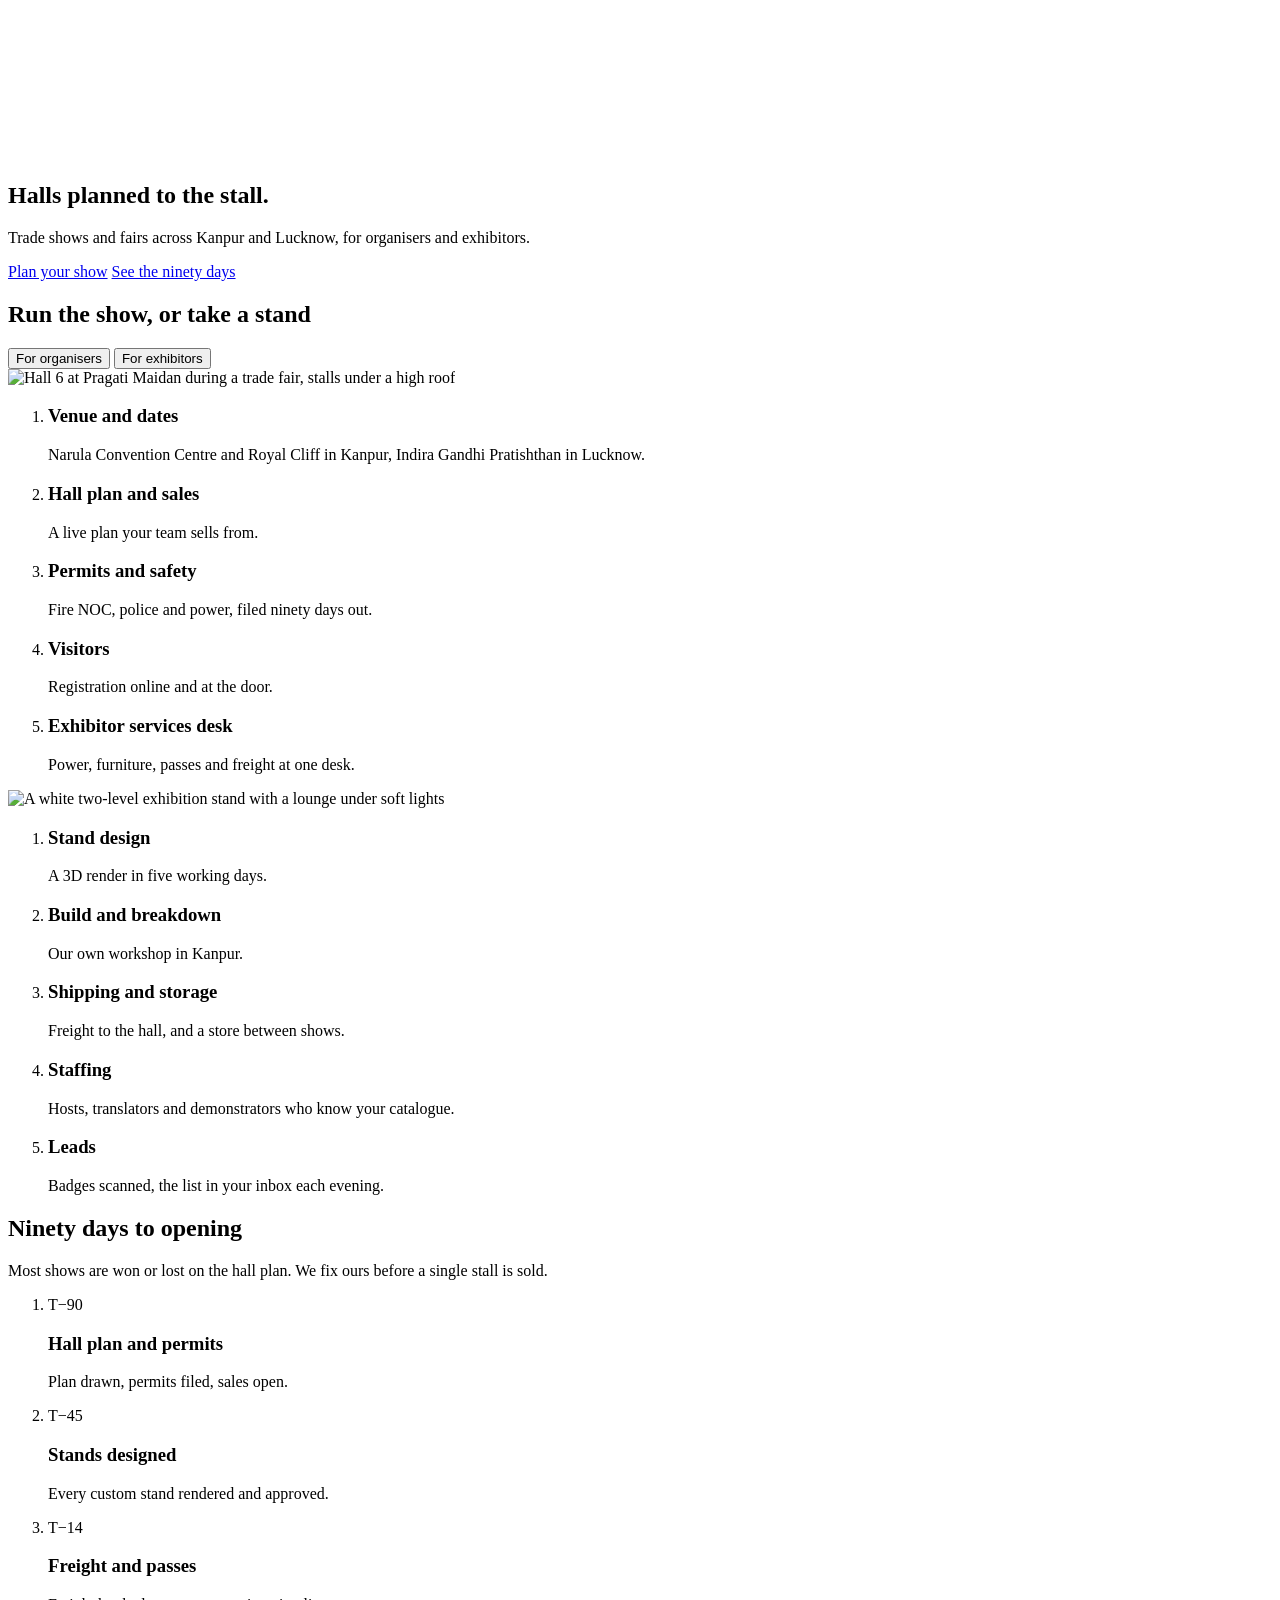
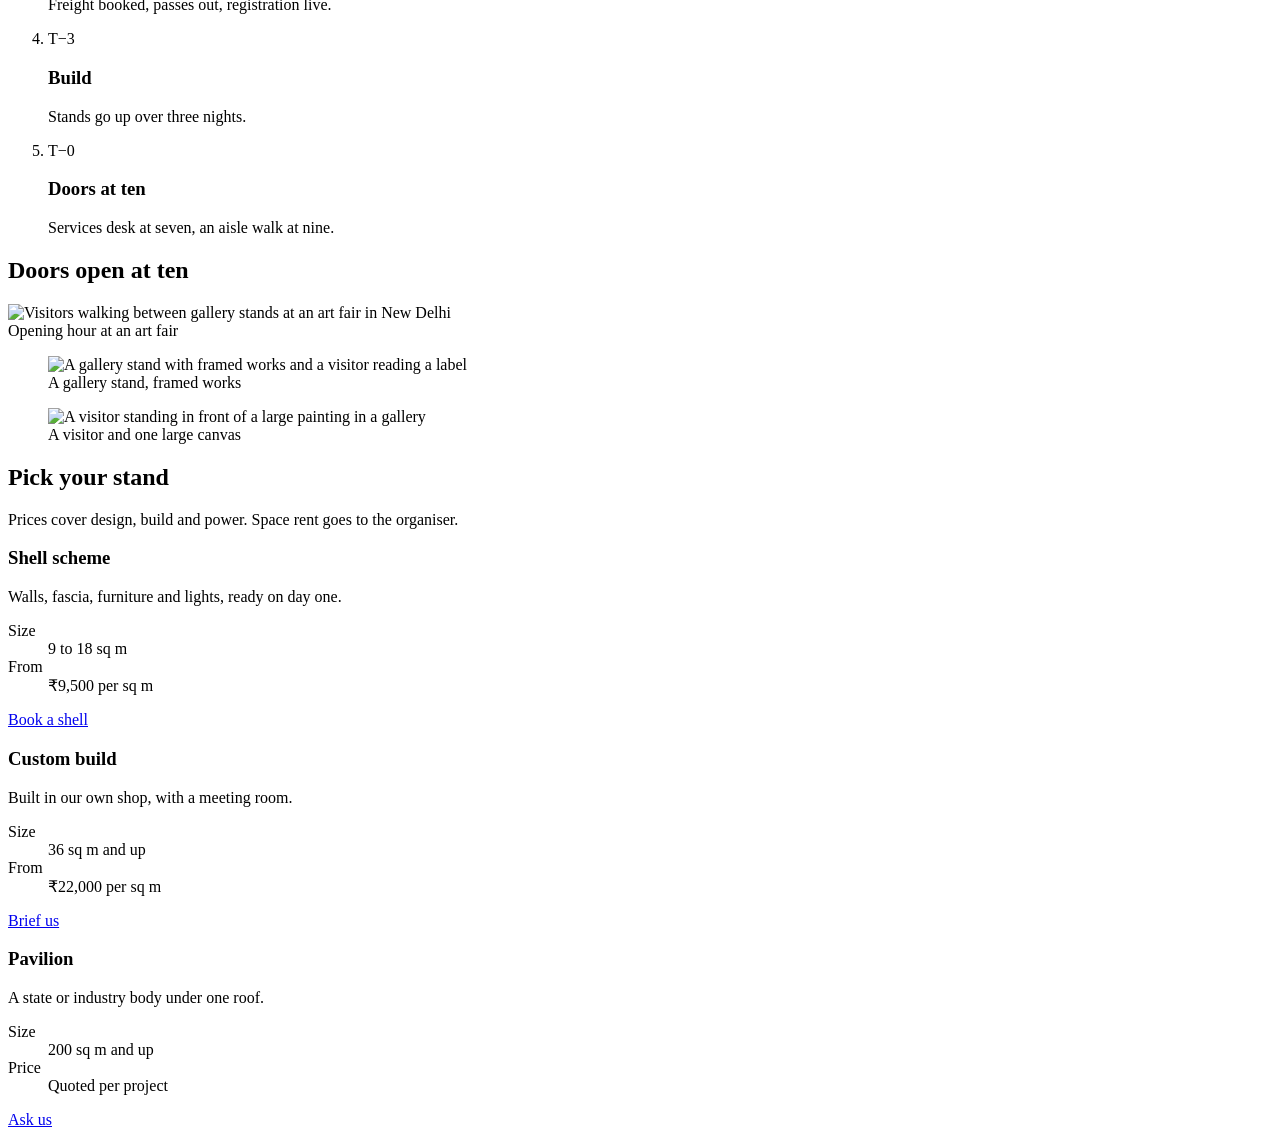
<file: src/exhibitions.html>
<!doctype html>
<html lang="en-IN">
<head>
<!-- @partial head title="Exhibitions | Vijyapana Events" description="Trade shows, consumer fairs and art fairs from Vijyapana Events in Kanpur: hall plans, permits, stand design and build, and an exhibitor services desk." -->
</head>
<!-- Placeholder content: the events, names, figures, quotes and prices on this site are sample data. Replace before launch. The Kanpur address, phone, email and hours are from vijyapana.com. Venue names are real places used as examples: confirm them with the venues before launch. -->
<body data-occ="exh">
<canvas class="air" aria-hidden="true"></canvas>
<div class="grain" aria-hidden="true"></div>
<div class="page">
<!-- @partial nav current="exh" -->

<main id="main">
  <section class="hero hero--page fade-foot" data-air aria-labelledby="hero-title">
    <div class="container hero__grid">
      <div class="hero__text">
        <h1 id="hero-title" class="lines-in">
          <span class="line" style="--i:0"><span>Halls planned</span></span>
          <span class="line" style="--i:1"><span>to the stall.</span></span>
        </h1>
        <p class="lead" data-reveal style="--i:4">Trade shows and fairs across Kanpur and Lucknow, for organisers and exhibitors.</p>
        <div class="actions" data-reveal style="--i:5">
          <a class="btn" href="#brief">Plan your show</a>
          <a class="link" href="#countdown">See the ninety days</a>
        </div>
      </div>
      <div class="hero__visual hero__visual--plan">
        <!-- @partial hallplan -->
      </div>
    </div>
  </section>

  <!-- Organisers or exhibitors -->
  <section class="section paper" aria-labelledby="switch-title">
    <div class="container" data-tabs>
      <div class="head head--split">
        <h2 id="switch-title" data-reveal>Run the show, or take a stand</h2>
        <div class="head__aside" data-reveal style="--i:1">
          <div class="seg" role="tablist" aria-label="Who you are">
            <button type="button" role="tab" id="t-org" aria-controls="p-org" aria-selected="true">For organisers</button>
            <button type="button" role="tab" id="t-exb" aria-controls="p-exb" aria-selected="false">For exhibitors</button>
          </div>
        </div>
      </div>
      <div class="switch">
        <article class="duo" role="tabpanel" id="p-org" aria-labelledby="t-org">
          <div class="duo__photo" data-slot="organisers" data-alt="A hall you have organised, portrait">
            <img data-photo="X0" alt="Hall 6 at Pragati Maidan during a trade fair, stalls under a high roof" sizes="(min-width: 60rem) 38vw, 92vw" style="object-position: 50% 50%">
          </div>
          <ol class="duo__rows">
            <li><h3>Venue and dates</h3><p>Narula Convention Centre and Royal Cliff in Kanpur, Indira Gandhi Pratishthan in Lucknow.</p></li>
            <li><h3>Hall plan and sales</h3><p>A live plan your team sells from.</p></li>
            <li><h3>Permits and safety</h3><p>Fire NOC, police and power, filed ninety days out.</p></li>
            <li><h3>Visitors</h3><p>Registration online and at the door.</p></li>
            <li><h3>Exhibitor services desk</h3><p>Power, furniture, passes and freight at one desk.</p></li>
          </ol>
        </article>
        <article class="duo" role="tabpanel" id="p-exb" aria-labelledby="t-exb">
          <div class="duo__photo" data-slot="exhibitors" data-alt="A stand you have built, portrait">
            <img data-photo="E3" alt="A white two-level exhibition stand with a lounge under soft lights" sizes="(min-width: 60rem) 38vw, 92vw" style="object-position: 45% 50%">
          </div>
          <ol class="duo__rows">
            <li><h3>Stand design</h3><p>A 3D render in five working days.</p></li>
            <li><h3>Build and breakdown</h3><p>Our own workshop in Kanpur.</p></li>
            <li><h3>Shipping and storage</h3><p>Freight to the hall, and a store between shows.</p></li>
            <li><h3>Staffing</h3><p>Hosts, translators and demonstrators who know your catalogue.</p></li>
            <li><h3>Leads</h3><p>Badges scanned, the list in your inbox each evening.</p></li>
          </ol>
        </article>
      </div>
    </div>
  </section>

  <!-- Ninety days -->
  <section class="section paper" id="countdown" aria-labelledby="countdown-title">
    <div class="container g12 countdown">
      <div class="countdown__head" data-reveal>
        <h2 id="countdown-title">Ninety days to opening</h2>
        <p class="lead">Most shows are won or lost on the hall plan. We fix ours before a single stall is sold.</p>
      </div>
      <div class="countdown__list">
        <span class="countdown__spine" aria-hidden="true"></span>
        <ol>
        <li><span class="countdown__t">T−90</span><div><h3>Hall plan and permits</h3><p>Plan drawn, permits filed, sales open.</p></div></li>
        <li><span class="countdown__t">T−45</span><div><h3>Stands designed</h3><p>Every custom stand rendered and approved.</p></div></li>
        <li><span class="countdown__t">T−14</span><div><h3>Freight and passes</h3><p>Freight booked, passes out, registration live.</p></div></li>
        <li><span class="countdown__t">T−3</span><div><h3>Build</h3><p>Stands go up over three nights.</p></div></li>
        <li><span class="countdown__t">T−0</span><div><h3>Doors at ten</h3><p>Services desk at seven, an aisle walk at nine.</p></div></li>
        </ol>
      </div>
    </div>
  </section>

  <!-- On the floor -->
  <section class="section paper showcase" aria-labelledby="floor-title">
    <div class="container">
      <div class="head">
        <h2 id="floor-title" data-reveal>Doors open at ten</h2>
      </div>
      <figure style="margin:0">
        <div class="showcase__photo settle" data-slot="floor-1" data-alt="Opening hour at one of your shows, landscape 21:9">
          <img data-photo="E5" alt="Visitors walking between gallery stands at an art fair in New Delhi" sizes="(min-width: 90rem) 1312px, 100vw" style="object-position: 50% 55%">
        </div>
        <figcaption class="caption">Opening hour at an art fair</figcaption>
      </figure>
      <div class="showcase__pair">
        <figure>
          <div class="slot-a settle" data-slot="floor-2" data-alt="A stand at one of your shows, landscape">
            <img data-photo="E7" alt="A gallery stand with framed works and a visitor reading a label" sizes="(min-width: 60rem) 64vw, 100vw" style="object-position: 40% 50%">
          </div>
          <figcaption class="caption">A gallery stand, framed works</figcaption>
        </figure>
        <figure>
          <div class="slot-b settle" data-slot="floor-3" data-alt="A visitor at one of your shows, portrait">
            <img data-photo="X12" alt="A visitor standing in front of a large painting in a gallery" sizes="(min-width: 60rem) 30vw, 100vw" style="object-position: 50% 50%">
          </div>
          <figcaption class="caption">A visitor and one large canvas</figcaption>
        </figure>
      </div>
    </div>
  </section>

  <!-- Stands -->
  <section class="section paper" aria-labelledby="stands-title">
    <div class="container">
      <div class="head head--split">
        <h2 id="stands-title" data-reveal>Pick your stand</h2>
        <p class="lead" data-reveal style="--i:1">Prices cover design, build and power. Space rent goes to the organiser.</p>
      </div>
      <div class="stands" data-stagger>
        <article class="stand stock" data-reveal style="--stain: var(--stain-3)">
          <h3>Shell scheme</h3>
          <p>Walls, fascia, furniture and lights, ready on day one.</p>
          <dl><div><dt>Size</dt><dd>9 to 18 sq m</dd></div><div><dt>From</dt><dd>₹9,500 per sq m</dd></div></dl>
          <a class="link" href="#brief">Book a shell</a>
          <span class="stand__stain" aria-hidden="true"></span>
        </article>
        <article class="stand stock" data-reveal style="--stain: var(--stain-4)">
          <h3>Custom build</h3>
          <p>Built in our own shop, with a meeting room.</p>
          <dl><div><dt>Size</dt><dd>36 sq m and up</dd></div><div><dt>From</dt><dd>₹22,000 per sq m</dd></div></dl>
          <a class="link" href="#brief">Brief us</a>
          <span class="stand__stain" aria-hidden="true"></span>
        </article>
        <article class="stand stock" data-reveal style="--stain: var(--stain-1)">
          <h3>Pavilion</h3>
          <p>A state or industry body under one roof.</p>
          <dl><div><dt>Size</dt><dd>200 sq m and up</dd></div><div><dt>Price</dt><dd>Quoted per project</dd></div></dl>
          <a class="link" href="#brief">Ask us</a>
          <span class="stand__stain" aria-hidden="true"></span>
        </article>
      </div>
    </div>
  </section>

  <!-- @partial brief occ="exh" phrase="An exhibition" cityname="Lucknow" people="80" peoplefmt="80" unit="exhibitors" -->
</main>

<!-- @partial footer -->
</body>
</html>
</file>
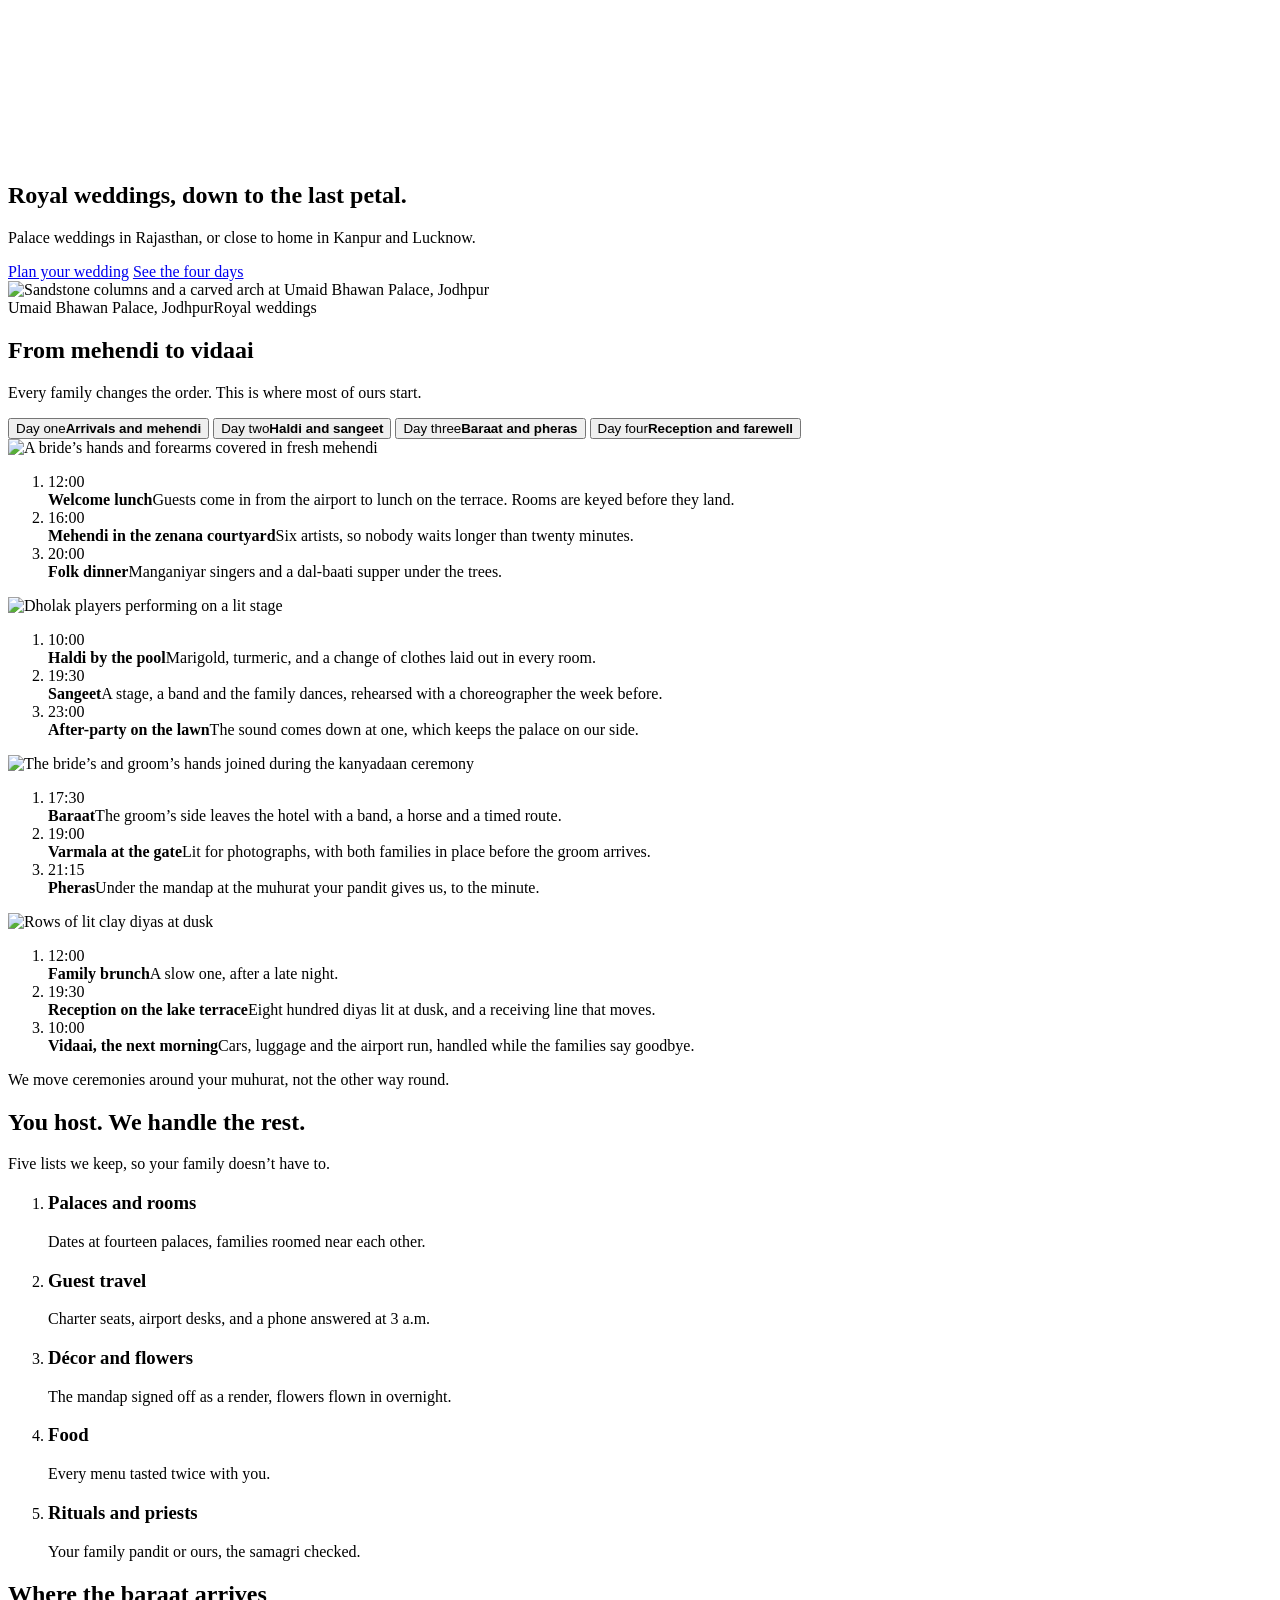
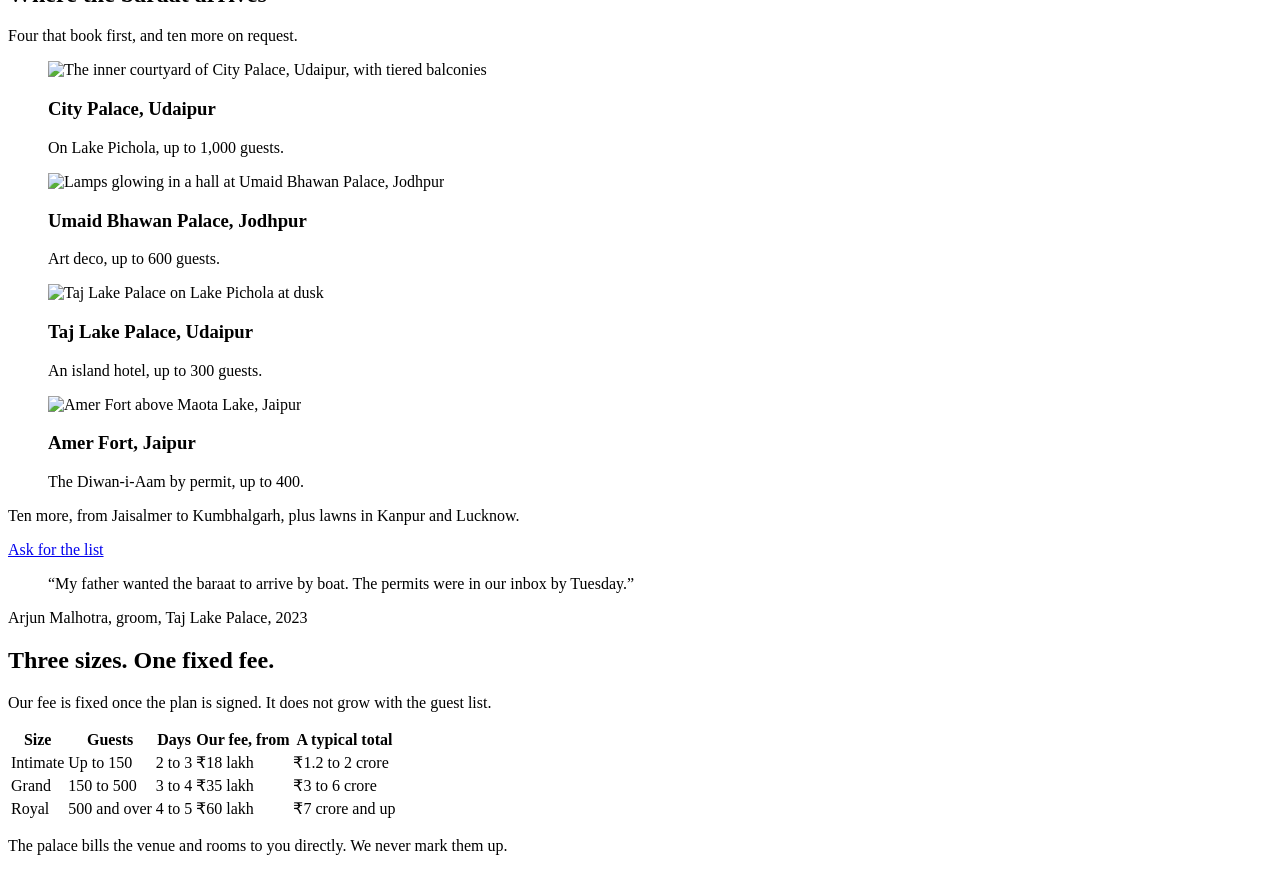
<file: src/royal-weddings.html>
<!doctype html>
<html lang="en-IN">
<head>
<!-- @partial head title="Royal weddings | Vijyapana Events" description="Palace, fort and lake-hotel weddings for 150 to 1,500 guests, planned day by day by one Vijyapana Events coordinator from Kanpur." -->
</head>
<!-- Placeholder content: the events, names, figures, quotes and prices on this site are sample data. Replace before launch. The Kanpur address, phone, email and hours are from vijyapana.com. Venue names are real places used as examples: confirm them with the venues before launch. -->
<body data-occ="wed">
<canvas class="air" aria-hidden="true"></canvas>
<div class="grain" aria-hidden="true"></div>
<div class="page">
<!-- @partial nav current="wed" -->

<main id="main">
  <section class="hero hero--page fade-foot" data-air aria-labelledby="hero-title">
    <div class="container hero__grid">
      <div class="hero__text">
        <h1 id="hero-title" class="lines-in h1--long">
          <span class="line" style="--i:0"><span>Royal weddings,</span></span>
          <span class="line" style="--i:1"><span>down to the last petal.</span></span>
        </h1>
        <p class="lead" data-reveal style="--i:4">Palace weddings in Rajasthan, or close to home in Kanpur and Lucknow.</p>
        <div class="actions" data-reveal style="--i:5">
          <a class="btn" href="#brief">Plan your wedding</a>
          <a class="link" href="#days">See the four days</a>
        </div>
      </div>
      <div class="hero__visual">
        <figure class="print print--wed print--tall stock" style="margin:0">
          <div class="print__frame settle" data-slot="hero" data-alt="A portrait photograph from one of your palace weddings">
            <img data-photo="W2" alt="Sandstone columns and a carved arch at Umaid Bhawan Palace, Jodhpur" sizes="(min-width: 60rem) 470px, 90vw" style="object-position: 50% 50%" fetchpriority="high">
          </div>
          <figcaption class="print__meta"><span class="pencil">Umaid Bhawan Palace, Jodhpur</span><span>Royal weddings</span></figcaption>
        </figure>
      </div>
    </div>
  </section>

  <!-- The four days -->
  <section class="section paper" id="days" aria-labelledby="days-title">
    <div class="container" data-tabs>
      <div class="head head--split">
        <h2 id="days-title" data-reveal>From mehendi to vidaai</h2>
        <p class="lead" data-reveal style="--i:1">Every family changes the order. This is where most of ours start.</p>
      </div>
      <div class="days__tabs" role="tablist" aria-label="Wedding days">
        <button class="tab" type="button" role="tab" id="t-d1" aria-controls="p-d1" aria-selected="true"><span>Day one</span><b>Arrivals and mehendi</b></button>
        <button class="tab" type="button" role="tab" id="t-d2" aria-controls="p-d2" aria-selected="false"><span>Day two</span><b>Haldi and sangeet</b></button>
        <button class="tab" type="button" role="tab" id="t-d3" aria-controls="p-d3" aria-selected="false"><span>Day three</span><b>Baraat and pheras</b></button>
        <button class="tab" type="button" role="tab" id="t-d4" aria-controls="p-d4" aria-selected="false"><span>Day four</span><b>Reception and farewell</b></button>
      </div>
      <div class="days">
        <article class="day" role="tabpanel" id="p-d1" aria-labelledby="t-d1">
          <div class="day__photo" data-slot="day-1" data-alt="Mehendi at one of your weddings, landscape">
            <img data-photo="W4" alt="A bride’s hands and forearms covered in fresh mehendi" sizes="(min-width: 60rem) 52vw, 92vw" style="object-position: 50% 45%">
          </div>
          <ol class="day__list">
            <li><time>12:00</time><div><b>Welcome lunch</b>Guests come in from the airport to lunch on the terrace. Rooms are keyed before they land.</div></li>
            <li><time>16:00</time><div><b>Mehendi in the zenana courtyard</b>Six artists, so nobody waits longer than twenty minutes.</div></li>
            <li><time>20:00</time><div><b>Folk dinner</b>Manganiyar singers and a dal-baati supper under the trees.</div></li>
          </ol>
        </article>
        <article class="day" role="tabpanel" id="p-d2" aria-labelledby="t-d2">
          <div class="day__photo" data-slot="day-2" data-alt="Music from one of your sangeets, landscape">
            <img data-photo="W10" alt="Dholak players performing on a lit stage" sizes="(min-width: 60rem) 52vw, 92vw" style="object-position: 50% 50%">
          </div>
          <ol class="day__list">
            <li><time>10:00</time><div><b>Haldi by the pool</b>Marigold, turmeric, and a change of clothes laid out in every room.</div></li>
            <li><time>19:30</time><div><b>Sangeet</b>A stage, a band and the family dances, rehearsed with a choreographer the week before.</div></li>
            <li><time>23:00</time><div><b>After-party on the lawn</b>The sound comes down at one, which keeps the palace on our side.</div></li>
          </ol>
        </article>
        <article class="day" role="tabpanel" id="p-d3" aria-labelledby="t-d3">
          <div class="day__photo" data-slot="day-3" data-alt="The pheras at one of your weddings, landscape">
            <img data-photo="W5" alt="The bride’s and groom’s hands joined during the kanyadaan ceremony" sizes="(min-width: 60rem) 52vw, 92vw" style="object-position: 50% 50%">
          </div>
          <ol class="day__list">
            <li><time>17:30</time><div><b>Baraat</b>The groom’s side leaves the hotel with a band, a horse and a timed route.</div></li>
            <li><time>19:00</time><div><b>Varmala at the gate</b>Lit for photographs, with both families in place before the groom arrives.</div></li>
            <li><time>21:15</time><div><b>Pheras</b>Under the mandap at the muhurat your pandit gives us, to the minute.</div></li>
          </ol>
        </article>
        <article class="day" role="tabpanel" id="p-d4" aria-labelledby="t-d4">
          <div class="day__photo" data-slot="day-4" data-alt="The reception at one of your weddings, landscape">
            <img data-photo="W8" alt="Rows of lit clay diyas at dusk" sizes="(min-width: 60rem) 52vw, 92vw" style="object-position: 50% 60%">
          </div>
          <ol class="day__list">
            <li><time>12:00</time><div><b>Family brunch</b>A slow one, after a late night.</div></li>
            <li><time>19:30</time><div><b>Reception on the lake terrace</b>Eight hundred diyas lit at dusk, and a receiving line that moves.</div></li>
            <li><time>10:00</time><div><b>Vidaai, the next morning</b>Cars, luggage and the airport run, handled while the families say goodbye.</div></li>
          </ol>
        </article>
      </div>
      <p class="days__note" data-reveal>We move ceremonies around your muhurat, not the other way round.</p>
    </div>
  </section>

  <!-- What we handle -->
  <section class="section paper" aria-labelledby="handled-title">
    <div class="container g12 handled">
      <div class="handled__head" data-reveal>
        <h2 id="handled-title">You host. We handle the rest.</h2>
        <p class="lead">Five lists we keep, so your family doesn’t have to.</p>
      </div>
      <ol class="handled__rows">
        <li><h3>Palaces and rooms</h3><p>Dates at fourteen palaces, families roomed near each other.</p></li>
        <li><h3>Guest travel</h3><p>Charter seats, airport desks, and a phone answered at 3 a.m.</p></li>
        <li><h3>Décor and flowers</h3><p>The mandap signed off as a render, flowers flown in overnight.</p></li>
        <li><h3>Food</h3><p>Every menu tasted twice with you.</p></li>
        <li><h3>Rituals and priests</h3><p>Your family pandit or ours, the samagri checked.</p></li>
      </ol>
    </div>
  </section>

  <!-- Venues -->
  <section class="section paper" aria-labelledby="venues-title">
    <div class="container">
      <div class="head head--split">
        <h2 id="venues-title" data-reveal>Where the baraat arrives</h2>
        <p class="lead" data-reveal style="--i:1">Four that book first, and ten more on request.</p>
      </div>
    </div>
    <div class="rail" tabindex="0" aria-label="Venues, scroll sideways">
      <figure class="venue">
        <div class="venue__photo" data-slot="venue-1" data-alt="City Palace, Udaipur, portrait">
          <img data-photo="W12" alt="The inner courtyard of City Palace, Udaipur, with tiered balconies" sizes="(min-width: 60rem) 24vw, 72vw" style="object-position: 50% 50%">
        </div>
        <figcaption><h3>City Palace, Udaipur</h3><p>On Lake Pichola, up to 1,000 guests.</p></figcaption>
      </figure>
      <figure class="venue">
        <div class="venue__photo" data-slot="venue-2" data-alt="Umaid Bhawan Palace, portrait">
          <img data-photo="W11" alt="Lamps glowing in a hall at Umaid Bhawan Palace, Jodhpur" sizes="(min-width: 60rem) 24vw, 72vw" style="object-position: 50% 50%">
        </div>
        <figcaption><h3>Umaid Bhawan Palace, Jodhpur</h3><p>Art deco, up to 600 guests.</p></figcaption>
      </figure>
      <figure class="venue">
        <div class="venue__photo" data-slot="venue-3" data-alt="Taj Lake Palace, portrait">
          <img data-photo="W9" alt="Taj Lake Palace on Lake Pichola at dusk" sizes="(min-width: 60rem) 24vw, 72vw" style="object-position: 46% 50%">
        </div>
        <figcaption><h3>Taj Lake Palace, Udaipur</h3><p>An island hotel, up to 300 guests.</p></figcaption>
      </figure>
      <figure class="venue">
        <div class="venue__photo" data-slot="venue-4" data-alt="Amer Fort, portrait">
          <img data-photo="AMER" alt="Amer Fort above Maota Lake, Jaipur" sizes="(min-width: 60rem) 24vw, 72vw" style="object-position: 40% 50%">
        </div>
        <figcaption><h3>Amer Fort, Jaipur</h3><p>The Diwan-i-Aam by permit, up to 400.</p></figcaption>
      </figure>
      <div class="venue venue--more stock stock--framed">
        <p>Ten more, from Jaisalmer to Kumbhalgarh, plus lawns in Kanpur and Lucknow.</p>
        <a class="link" href="#brief">Ask for the list</a>
      </div>
    </div>
  </section>

  <!-- A word from a groom -->
  <section class="section paper" aria-label="From a groom">
    <div class="container pull">
      <blockquote data-reveal>
        <p>“My father wanted the baraat to arrive by boat. The permits were in our inbox by Tuesday.”</p>
      </blockquote>
      <footer class="caption" data-reveal style="--i:1">Arjun Malhotra, groom, Taj Lake Palace, 2023</footer>
    </div>
  </section>

  <!-- Prices -->
  <section class="section paper" aria-labelledby="prices-title">
    <div class="container">
      <div class="head head--split">
        <h2 id="prices-title" data-reveal>Three sizes. One fixed fee.</h2>
        <p class="lead" data-reveal style="--i:1">Our fee is fixed once the plan is signed. It does not grow with the guest list.</p>
      </div>
      <table class="prices" data-reveal>
        <thead><tr><th scope="col">Size</th><th scope="col">Guests</th><th scope="col">Days</th><th scope="col">Our fee, from</th><th scope="col">A typical total</th></tr></thead>
        <tbody>
          <tr><td>Intimate</td><td data-label="Guests">Up to 150</td><td data-label="Days">2 to 3</td><td data-label="Our fee, from">₹18 lakh</td><td data-label="A typical total">₹1.2 to 2 crore</td></tr>
          <tr><td>Grand</td><td data-label="Guests">150 to 500</td><td data-label="Days">3 to 4</td><td data-label="Our fee, from">₹35 lakh</td><td data-label="A typical total">₹3 to 6 crore</td></tr>
          <tr><td>Royal</td><td data-label="Guests">500 and over</td><td data-label="Days">4 to 5</td><td data-label="Our fee, from">₹60 lakh</td><td data-label="A typical total">₹7 crore and up</td></tr>
        </tbody>
      </table>
      <p class="prices__note">The palace bills the venue and rooms to you directly. We never mark them up.</p>
    </div>
  </section>

  <!-- @partial brief occ="wed" phrase="A royal wedding" cityname="Udaipur" people="600" peoplefmt="600" unit="guests" -->
</main>

<!-- @partial footer -->
</body>
</html>
</file>
<file: assets/css/site.css>
/* Hallmark · shape: Narrative Workflow · genre: editorial · theme: Atelier (deal 1/3, seed vijayapna-events-luxury-indian-2d7e·c0aba973·2026-10-25·r0) · job: hire · draw: 8d0395
 * hero: Stage (swapped from Corridor: the photographs lead) · nav: masthead bar, links either side of a centred wordmark · footer: colophon block · imagery: photographs, Wikimedia Commons 22, warm · signature: the hero print turning slowly from a palace wedding to an exhibition hall to a keynote, the air tinting with it (the fanned cards were removed at the client’s request: they covered the photograph) · display: Erode 600 for heads, by request, for more emphasis
 * axes: light/roman-serif/cool · posture: restrained · contrast: pass · fold: pass · v2.0.0 */
/* Hallmark · pre-emit critique: P4 H4 E4 S5 R3 V4 · weakest: R, the brief asked for heavy motion; every move is transform or opacity, one paper throughout, and the air only shows in the hero and the close */
/* Hallmark · answered F8 · motion sits on structure only: the pinned show sheet, the statement ink, the cue rail; body text never moves, because the user asked for scroll animation throughout */
/* Hallmark · waive 24b · input[type=range] thumb · the WebKit thumb is centred on its 2px track with a negative margin, which is browser geometry, not spacing */
/* Hallmark · note 46a · figures, events, names, quotes, prices and contacts are placeholder data the user asked for; listed in PLAN.md for replacement before launch */
@import url("./tokens.css");
@import url("./base.css");

/* ---------- extra tokens ---------- */
:root {
  --grain: url("data:image/svg+xml;utf8,<svg xmlns='http://www.w3.org/2000/svg' width='180' height='180'><filter id='n'><feTurbulence type='fractalNoise' baseFrequency='1.15' numOctaves='2' stitchTiles='stitch'/><feColorMatrix values='0 0 0 0 0.22 0 0 0 0 0.17 0 0 0 0 0.12 1.4 0 0 0 -0.62'/></filter><rect width='100%' height='100%' filter='url(%23n)'/></svg>");
  --fibre: url("data:image/svg+xml;utf8,<svg xmlns='http://www.w3.org/2000/svg' width='220' height='220'><filter id='f'><feTurbulence type='fractalNoise' baseFrequency='0.6 0.22' numOctaves='3' seed='4' stitchTiles='stitch'/><feColorMatrix values='0 0 0 0 0.36 0 0 0 0 0.3 0 0 0 0 0.24 0.5 0 0 0 -0.27'/></filter><rect width='100%' height='100%' filter='url(%23f)'/></svg>");
  /* the air, read by site.js as plain rgb */
  --air-base: rgb(241 236 229); --air-veil: rgb(250 246 238); --air-amber: rgb(238 221 194);
  --air-rose: rgb(240 214 208); --air-slate: rgb(214 222 234); --air-ochre: rgb(240 222 186);
  --nav-h: 76px;
  --paper-veil: oklch(94.5% 0.010 76 / 0.9);
  --scrim: oklch(19% 0.024 52 / 0.74);
  --stain-wed: var(--stain-1); --stain-exh: var(--stain-4); --stain-corp: var(--stain-3);
  --shadow-lift: 0 0 0 1px oklch(30% 0.03 55 / 0.05), 1px 2px 2px oklch(30% 0.03 55 / 0.08), 6px 16px 24px -8px oklch(30% 0.03 55 / 0.18), 22px 52px 80px -30px oklch(30% 0.03 55 / 0.34);
  --press: inset 1px 1px 2px oklch(30% 0.03 55 / 0.16), inset -1px -1px 0 var(--lit);
  --shade-soft: oklch(30% 0.03 55 / 0.18); --shade-hard: oklch(30% 0.03 55 / 0.3); --sheen-edge: oklch(99% 0.004 85 / 0.08);
}

body { color: var(--color-ink-2); line-height: 1.6; }
h1, h2 { font-weight: var(--display-weight); color: var(--color-ink); }
h1 { line-height: 1.02; }
h3 { font-weight: var(--serif-small); color: var(--color-ink); }
.display-s { font-family: var(--font-display); font-weight: var(--statement-weight); font-size: var(--text-display-s); letter-spacing: var(--tracking-statement); line-height: 1.08; color: var(--color-ink); max-width: 24ch; text-wrap: balance; overflow-wrap: break-word; min-width: 0; }
small, .small { font-size: var(--text-sm); }
.muted { color: var(--color-muted); }
.num { font-variant-numeric: tabular-nums lining-nums; }

/* ---------- the air ---------- */
.air { position: fixed; inset: 0; z-index: 0; width: 100%; height: 100%; pointer-events: none; }
.grain { position: fixed; inset: 0; z-index: 0; pointer-events: none; background-image: var(--grain); background-size: 180px; opacity: 0.16; mix-blend-mode: multiply; }
.page { position: relative; z-index: 1; }
/* paper sections cover the air; the hero and the close let it through */
.paper { background: var(--color-paper); }

/* ---------- utilities ---------- */
.skip { position: absolute; left: var(--space-md); top: calc(-1 * var(--space-3xl)); z-index: var(--z-toast); padding: var(--space-xs) var(--space-md); background: var(--color-ink); color: var(--color-paper); }
.skip:focus-visible { top: var(--space-md); }
.g12 { display: grid; grid-template-columns: repeat(12, minmax(0, 1fr)); column-gap: var(--gap-columns); }
.section { padding-block: var(--section-gap); }
.section--s { padding-block: var(--section-gap-s); }
.section--l { padding-block: var(--section-gap-l); }
/* one continuous paper: consecutive sections share their gap instead of stacking two */
.section.paper + .section.paper { padding-top: calc(var(--section-gap) * 0.45); }
.head { display: grid; gap: var(--space-md); margin-bottom: var(--space-2xl); }
.head--split { grid-template-columns: repeat(12, minmax(0, 1fr)); column-gap: var(--gap-columns); align-items: end; }
.head--split > h2 { grid-column: 1 / span 6; }
.head--split > .lead, .head--split > .head__aside { grid-column: 8 / span 5; }
.lead { color: var(--color-ink-2); }
.caption { font-size: var(--text-sm); color: var(--color-muted); }
.rule-top { border-top: var(--rule-head) solid var(--color-ink); }

/* ---------- controls ---------- */
.btn { display: inline-flex; align-items: center; justify-content: center; gap: var(--space-xs); min-height: 52px; padding: 0 var(--space-lg); border: var(--rule-hair) solid var(--color-ink); border-radius: var(--radius-pill); background: transparent; color: var(--color-ink); font: 400 var(--text-md)/1 var(--font-body); white-space: nowrap; text-decoration: none; cursor: pointer; transition: background-color var(--dur-short) var(--ease-out), color var(--dur-short) var(--ease-out), transform var(--dur-micro) var(--ease-out); }
.btn:hover { background: var(--color-ink); color: var(--color-paper); }
.btn:active { transform: translateY(1px); }
.btn:focus-visible { outline: 2px solid var(--color-focus); outline-offset: 3px; }
.btn:disabled, .btn[aria-disabled="true"] { opacity: 0.55; cursor: not-allowed; transform: none; }
.btn--small { min-height: 44px; padding: 0 var(--space-md); font-size: var(--text-sm); }
.link { color: var(--color-ink); text-decoration: underline; text-decoration-color: var(--color-accent); text-decoration-thickness: 1px; text-underline-offset: 0.22em; transition: text-decoration-color var(--dur-short) var(--ease-out), color var(--dur-short) var(--ease-out); }
.link:hover { text-decoration-color: var(--color-ink); }
.link:focus-visible { outline: 2px solid var(--color-focus); outline-offset: 3px; }
.link:active { color: var(--color-ink-2); }
.actions { display: flex; flex-wrap: wrap; align-items: center; gap: var(--space-lg); }

/* ---------- card stock ---------- */
.stock { position: relative; border-radius: 2px; background: var(--fibre) 0 0 / 220px, linear-gradient(160deg, var(--card-lit), var(--color-card) 55%, var(--card-shade)); box-shadow: var(--shadow-card), inset 1px 1px 0 var(--lit); text-shadow: 0 1px 0 var(--lit); color: var(--color-ink); }
.stock--framed::before { content: ""; position: absolute; inset: var(--space-sm); border: var(--rule-hair) solid var(--color-card-edge); pointer-events: none; }

/* ---------- nav: a masthead bar ---------- */
.site-nav { position: sticky; top: 0; z-index: var(--z-sticky-nav); background: var(--paper-veil); backdrop-filter: saturate(1.1); border-bottom: var(--rule-hair) solid transparent; transition: transform var(--dur-long) var(--ease-out), border-color var(--dur-short) var(--ease-out); }
.site-nav.is-scrolled { border-bottom-color: var(--color-rule); }
.site-nav.is-hidden { transform: translateY(-100%); }
.site-nav__bar { display: grid; grid-template-columns: minmax(0, 1fr) auto minmax(0, 1fr); align-items: center; min-height: var(--nav-h); gap: var(--space-lg); }
.site-nav ul { display: flex; gap: var(--space-lg); margin: 0; padding: 0; list-style: none; }
.site-nav__end { justify-self: end; display: flex; align-items: center; gap: var(--space-lg); }
.site-nav a:not(.btn):not(.wordmark) { font-size: var(--text-sm); color: var(--color-ink-2); text-decoration: none; white-space: nowrap; padding-block: var(--space-xs); background: linear-gradient(var(--color-accent), var(--color-accent)) 0 100% / 100% 1px no-repeat; background-size: 0% 1px; transition: background-size var(--dur-short) var(--ease-out), color var(--dur-short) var(--ease-out); }
.site-nav a:not(.btn):not(.wordmark):hover, .site-nav a[aria-current="page"] { color: var(--color-ink); background-size: 100% 1px; }
.site-nav a:focus-visible { outline: 2px solid var(--color-focus); outline-offset: 3px; }
.wordmark { display: inline-flex; flex-direction: column; align-items: center; text-decoration: none; color: var(--color-ink); line-height: 1; view-transition-name: wordmark; }
.wordmark b { font: var(--serif-small) 1.75rem/1 var(--font-display); letter-spacing: -0.01em; }
.wordmark span { margin-top: var(--space-2xs); font-size: var(--text-xs); color: var(--color-muted); }
.wordmark:focus-visible { outline: 2px solid var(--color-focus); outline-offset: 4px; }
.menu-btn { display: none; }
.menu-panel { display: none; }

/* ---------- headline lines ---------- */
.line { display: block; }
.js .lines-in .line { overflow: clip; padding-bottom: 0.08em; margin-bottom: -0.08em; }
.js .lines-in .line > span { display: block; transform: translateY(105%); transition: transform 900ms var(--ease-out); transition-delay: calc(var(--i, 0) * 90ms + 120ms); }
.js .lines-in.is-in .line > span { transform: none; }

/* one reveal, scoped to script */
.js [data-reveal] { opacity: 0; transform: translateY(14px); transition: opacity 700ms var(--ease-out), transform 700ms var(--ease-out); transition-delay: calc(var(--i, 0) * 70ms); }
.js [data-reveal].is-in { opacity: 1; transform: none; }

/* photos settle in their frames */
.settle > img { transition: transform 1400ms var(--ease-out), opacity var(--dur-long) var(--ease-out); }
.js .settle:not(.is-in) > img { transform: scale(1.07); }

/* ---------- the matted print ---------- */
.print { position: relative; padding: var(--space-lg) var(--space-lg) var(--space-md); }
.print__frame { position: relative; aspect-ratio: 4 / 5; box-shadow: inset 0 0 0 1px var(--color-card-edge), 0 0 0 1px var(--color-card-edge); }
.print__frame > img { outline: 1px solid color-mix(in oklab, var(--color-ink) 8%, transparent); outline-offset: -1px; transition: opacity 700ms var(--ease-out), transform 1400ms var(--ease-out); }
.print__frame[data-print] > img:not(.is-shown) { opacity: 0; }
.print__frame[data-print] > img.is-shown { z-index: 2; }
.fade-foot::after, .fade-head::before { content: ""; position: absolute; left: 0; right: 0; height: var(--space-4xl); pointer-events: none; z-index: 0; }
.fade-foot::after { bottom: 0; background: linear-gradient(to bottom, transparent, var(--color-paper)); }
.fade-head::before { top: 0; background: linear-gradient(to top, transparent, var(--color-paper)); }
.fade-foot > *, .fade-head > * { position: relative; z-index: 1; }
.print__meta { display: flex; justify-content: space-between; gap: var(--space-md); margin-top: var(--space-sm); font-size: var(--text-xs); color: var(--color-pencil); }
.pencil { display: inline-flex; align-items: baseline; gap: var(--space-xs); }
.pencil::before { content: ""; width: 2.5em; border-bottom: var(--rule-hair) solid var(--color-pencil); }

/* ---------- hero (home) ---------- */
.hero { position: relative; min-height: calc(100svh - var(--nav-h)); display: grid; align-items: center; padding-block: var(--space-xl) var(--space-2xl); }
.hero__grid { display: grid; grid-template-columns: minmax(0, 6fr) minmax(0, 6fr); gap: var(--space-2xl); align-items: center; }
.hero__text { display: grid; gap: var(--space-lg); align-content: center; }
.hero__text h1 { max-width: none; font-size: clamp(2.75rem, 6.6vw, 6rem); line-height: 0.98; }
/* a longer headline steps down so its first line stays whole */
.hero__text .h1--long { font-size: clamp(2.75rem, 5.4vw, 4.75rem); }
.hero__text .lead { max-width: 36ch; }
.hero__text .actions { margin-top: var(--space-md); }
.hero__visual { position: relative; display: flex; justify-content: flex-end; min-height: min(640px, 72svh); }
.hero__visual .print { width: min(100%, 460px); align-self: center; }
.hero__visual--cycle { justify-content: flex-start; }
.hero__visual--cycle .print { width: min(100%, 520px); }
/* the print turns slowly through the three occasions */
.hero__visual--cycle .print__frame > img { transition: opacity 1600ms var(--ease-in-out), transform 1400ms var(--ease-out); }


/* ---------- statement ---------- */
.statement__text { grid-column: 1 / span 11; font-family: var(--font-display); font-weight: var(--statement-weight); font-size: var(--text-section); line-height: 1.12; letter-spacing: var(--tracking-statement); color: var(--color-ink); max-width: 28ch; text-wrap: balance; overflow-wrap: break-word; min-width: 0; margin: 0; }
.js .ink-words .w { opacity: 0.16; transition: opacity 500ms var(--ease-out); }
.js .ink-words .w.on { opacity: 1; }
.statement__below { margin-top: var(--space-3xl); align-items: start; }
.wall { grid-column: 1 / span 5; color: var(--color-ink-2); }
.dropcap::first-letter { float: left; font: var(--serif-small) 3.6em/0.8 var(--font-display); padding: 0.1em 0.12em 0 0; color: var(--color-accent); }
.deva { font-family: var(--font-outlier); font-size: 1.08em; color: var(--color-ink); }
.figures { grid-column: 7 / span 6; display: grid; grid-template-columns: repeat(2, minmax(0, 1fr)); row-gap: var(--space-xl); margin: 0; }
.figures > div { padding-inline: var(--space-lg); border-left: var(--rule-hair) solid var(--color-rule); }
.figures > div:nth-child(odd) { padding-left: 0; border-left: 0; }
.figures dt { font-size: var(--text-sm); color: var(--color-muted); margin-top: var(--space-xs); }
.figures dd { margin: 0; font: var(--display-weight) var(--text-display-s)/1 var(--font-display); color: var(--color-ink); font-variant-numeric: tabular-nums lining-nums; }
.figures div { display: flex; flex-direction: column-reverse; }

/* ---------- occasions: strips on a rail ---------- */
.occ { align-items: start; }
.occ__rail { grid-column: 1 / span 4; position: relative; display: flex; gap: var(--space-lg); padding-top: var(--space-lg); }
.occ__rail::before { content: ""; position: absolute; left: calc(-1 * var(--space-md)); right: 0; top: 0; border-top: var(--rule-hair) solid var(--color-ink-2); }
.strip { --drop: 0px; position: relative; display: block; width: 72px; height: 340px; padding: 0; border: 0; background: none; cursor: pointer; transform: translateY(var(--drop)); transition: transform 700ms var(--ease-out); color: var(--color-ink); }
.strip::before { content: ""; position: absolute; left: 50%; top: calc(-1 * var(--space-lg) - var(--drop)); height: calc(var(--space-lg) + var(--drop)); border-left: var(--rule-hair) solid var(--color-pencil); }
.strip::after { content: ""; position: absolute; left: 50%; top: calc(-1 * var(--space-lg) - var(--drop) - 3px); width: 7px; height: 7px; translate: -50% 0; border-radius: 50%; border: var(--rule-hair) solid var(--color-ink-2); background: var(--color-paper); }
.strip__paper { position: absolute; inset: 0; clip-path: polygon(0 0, 100% 0, 100% 86%, 50% 100%, 0 86%); background: var(--fibre) 0 0 / 220px, linear-gradient(160deg, var(--card-lit), var(--color-card) 55%, var(--card-shade)); filter: drop-shadow(1px 3px 4px var(--shade-soft)); }
.strip__ink { position: absolute; inset: 0; clip-path: polygon(0 0, 100% 0, 100% 86%, 50% 100%, 0 86%); background: linear-gradient(to top, color-mix(in oklab, var(--stain) 70%, transparent), color-mix(in oklab, var(--stain) 30%, transparent) 30%, transparent 58%); transform-origin: 50% 100%; transform: scaleY(0.35); transition: transform 1200ms var(--ease-out); }
.strip[aria-selected="true"] { --drop: 44px; }
.strip[aria-selected="true"] .strip__ink, .strip:hover .strip__ink { transform: scaleY(1); }
.strip__name { position: absolute; top: var(--space-md); left: 50%; transform: translateX(-50%); writing-mode: vertical-rl; font: var(--serif-small) 1.125rem/1 var(--font-display); white-space: nowrap; }
.strip__no { position: absolute; top: var(--space-md); right: var(--space-2xs); writing-mode: vertical-rl; font-size: var(--text-xs); color: var(--color-muted); }
.strip:focus-visible { outline: 2px solid var(--color-focus); outline-offset: 4px; }
.strip:active { transform: translateY(calc(var(--drop) + 2px)); }
.strip--wed { --stain: var(--stain-wed); }
.strip--exh { --stain: var(--stain-exh); }
.strip--corp { --stain: var(--stain-corp); }
.js .occ__rail:not(.is-in) .strip { transform: translateY(-24px) scaleY(0.92); opacity: 0; }
.occ__rail .strip { transition: transform 900ms var(--ease-out), opacity 600ms var(--ease-out); }
.occ__rail .strip:nth-child(2) { transition-delay: 90ms; }
.occ__rail .strip:nth-child(3) { transition-delay: 180ms; }
.occ__panels { grid-column: 5 / span 8; }
.occ__panel { display: grid; grid-template-columns: minmax(0, 7fr) minmax(0, 5fr); gap: var(--gap-columns); align-items: end; }
.occ__panel + .occ__panel { margin-top: var(--space-3xl); }
.js .occ__panels.is-live .occ__panel + .occ__panel { margin-top: 0; }
.occ__photo { aspect-ratio: 4 / 5; min-height: 440px; }
.occ__label { display: grid; gap: var(--space-md); padding-bottom: var(--space-md); }
.occ__label h3 { font-size: var(--text-section); font-weight: var(--serif-small); line-height: 1.04; }
.occ__label ul { margin: 0; padding: 0; list-style: none; border-top: var(--rule-head) solid var(--color-ink); }
.occ__label li { padding-block: var(--space-sm); border-bottom: var(--rule-hair) solid var(--color-rule); font-size: var(--text-md); color: var(--color-ink); }
.js .occ__panel.is-entering .occ__photo > img { animation: print-in 900ms var(--ease-out) both; }
.js .occ__panel.is-entering .occ__label > * { animation: rise-in 700ms var(--ease-out) both; animation-delay: calc(var(--i, 0) * 70ms + 120ms); }
@keyframes print-in { from { opacity: 0; transform: scale(1.06); } to { opacity: 1; transform: none; } }
@keyframes rise-in { from { opacity: 0; transform: translateY(12px); } to { opacity: 1; transform: none; } }

/* ---------- how an event runs: pinned sheet ---------- */
.chapter { align-items: start; }
.chapter__pin { grid-column: 1 / span 6; position: sticky; top: calc(var(--nav-h) + var(--space-xl)); }
.chapter__steps { grid-column: 8 / span 5; margin: 0; padding: 0; list-style: none; }
.chapter__steps li { min-height: 38svh; display: grid; align-content: center; gap: var(--space-md); padding-block: var(--space-xl); border-top: var(--rule-hair) solid var(--color-rule); }
.chapter__steps li:first-child { border-top: var(--rule-head) solid var(--color-ink); }
.chapter__steps :is(h3, p) { transition: color 500ms var(--ease-out); }
@media (min-width: 60.0625rem) {
  .js .chapter__steps li:not(.is-current) :is(h3, p) { color: var(--color-muted); }
}
.chapter__steps h3 { font-size: var(--text-section); font-weight: var(--serif-small); line-height: 1.04; }
.sheet { padding: var(--space-xl); display: grid; grid-template-rows: auto 1fr auto; gap: var(--space-lg); }
.sheet__head { display: flex; justify-content: space-between; align-items: baseline; font-size: var(--text-sm); color: var(--color-muted); border-bottom: var(--rule-head) solid var(--color-ink); padding-bottom: var(--space-sm); }
.sheet__head b { font: var(--serif-small) var(--text-lg)/1 var(--font-display); color: var(--color-ink); }
.sheet__states { display: grid; }
.sheet__state { grid-area: 1 / 1; display: grid; align-content: start; gap: var(--space-lg); transition: opacity 500ms var(--ease-out), transform 600ms var(--ease-out), visibility 0s linear 0s; }
.js .sheet__state:not(.is-current) { opacity: 0; transform: translateY(10px); visibility: hidden; transition: opacity 300ms var(--ease-in), transform 300ms var(--ease-in), visibility 0s linear 300ms; }
.sheet__numeral { font: var(--display-weight) clamp(4.5rem, 7vw, 6.5rem)/0.9 var(--font-display); color: var(--color-ink); letter-spacing: -0.03em; }
.sheet dl { margin: 0; display: grid; }
.sheet dl > div { display: grid; grid-template-columns: minmax(0, 2fr) minmax(0, 3fr); gap: var(--space-md); padding-block: var(--space-sm); border-bottom: var(--rule-hair) solid var(--color-rule); }
.sheet dt { font-size: var(--text-sm); color: var(--color-muted); }
.sheet dd { margin: 0; color: var(--color-ink); font-variant-numeric: tabular-nums; }
.bars { display: grid; gap: var(--space-sm); margin: 0; padding: 0; list-style: none; }
.bars li { display: grid; grid-template-columns: minmax(0, 2fr) minmax(0, 3fr) 3ch; gap: var(--space-md); align-items: center; font-size: var(--text-sm); color: var(--color-ink); }
.bars i { display: block; height: 10px; background: var(--color-accent); transform-origin: 0 50%; transform: scaleX(var(--v)); transition: transform 900ms var(--ease-out); border-radius: 1px; }
.js .sheet__state:not(.is-current) .bars i { transform: scaleX(0); }
.bars b { font-weight: 400; text-align: right; font-variant-numeric: tabular-nums; color: var(--color-muted); }
.sheet__ticks { display: flex; gap: var(--space-xs); align-items: center; font-size: var(--text-xs); color: var(--color-muted); }
.sheet__ticks span { width: 28px; height: 2px; background: var(--color-rule); transition: background-color var(--dur-long) var(--ease-out); }
.sheet__ticks span.on { background: var(--color-ink); }

/* ---------- the work: index ---------- */
.work__filter { display: flex; flex-wrap: wrap; gap: var(--space-xs); justify-self: end; }
.chip { display: inline-flex; align-items: center; min-height: 44px; padding: 0 var(--space-md); border: var(--rule-hair) solid var(--color-rule); border-radius: var(--radius-pill); background: transparent; color: var(--color-ink-2); font: 400 var(--text-sm)/1 var(--font-body); cursor: pointer; white-space: nowrap; transition: background-color var(--dur-short) var(--ease-out), color var(--dur-short) var(--ease-out), border-color var(--dur-short) var(--ease-out); }
.chip:hover { border-color: var(--color-ink); color: var(--color-ink); }
.chip[aria-pressed="true"] { background: var(--card-shade); border-color: var(--color-ink); color: var(--color-ink); box-shadow: var(--press); }
.chip:focus-visible { outline: 2px solid var(--color-focus); outline-offset: 2px; }
.chip:active { transform: translateY(1px); }
.work { align-items: start; }
.work__main { grid-column: 1 / span 9; min-width: 0; padding-right: var(--space-xl); }
.work__list { margin: 0; padding: 0; list-style: none; border-top: var(--rule-head) solid var(--color-ink); }
.work__list li { border-bottom: var(--rule-hair) solid var(--color-rule); transition: opacity 400ms var(--ease-out), transform 500ms var(--ease-out); }
.work__list li.is-out { opacity: 0; transform: translateX(-12px); }
.work__row { display: grid; grid-template-columns: minmax(0, 5fr) minmax(0, 2.4fr) minmax(0, 3.4fr) minmax(0, 1fr) minmax(0, 2.2fr); gap: var(--space-md); align-items: baseline; padding: var(--space-lg) 0; text-decoration: none; color: var(--color-ink-2); font-size: var(--text-sm); transition: box-shadow var(--dur-short) var(--ease-out); }
.work__row b { font: var(--serif-small) var(--text-title)/1.2 var(--font-display); color: var(--color-ink); }
.work__row:hover, .work__row.is-current { box-shadow: inset 0 -1px 0 var(--color-ink); }
.work__row:focus-visible { outline: 2px solid var(--color-focus); outline-offset: 2px; }
.work__row:active { box-shadow: inset 0 -2px 0 var(--color-ink); }
.work__row .num { text-align: right; }
.work__head { display: grid; grid-template-columns: minmax(0, 5fr) minmax(0, 2.4fr) minmax(0, 3.4fr) minmax(0, 1fr) minmax(0, 2.2fr); gap: var(--space-md); padding-block: var(--space-sm); font-size: var(--text-sm); color: var(--color-muted); }
.work__head span:nth-child(5) { text-align: right; }
.work__preview { grid-column: 10 / span 3; position: sticky; top: calc(var(--nav-h) + var(--space-xl)); padding: var(--space-md) var(--space-md) var(--space-sm); }
.work__preview .print__frame { aspect-ratio: 4 / 5; }
.js .work__preview .print__frame > img { opacity: 0; transform: scale(1.04); }
html:not(.js) .work__preview .print__frame > img:first-child { z-index: 2; }
.work__preview .print__frame > img.is-shown { opacity: 1; transform: none; }

/* ---------- case ---------- */
.case__photo { aspect-ratio: 21 / 9; min-height: 560px; }
.case__below { margin-top: var(--space-2xl); align-items: start; }
.facts { grid-column: 1 / span 7; display: grid; grid-template-columns: repeat(5, minmax(0, 1fr)); margin: 0; border-top: var(--rule-head) solid var(--color-ink); }
.facts > div { padding: var(--space-md) var(--space-md) 0; border-left: var(--rule-hair) solid var(--color-rule); display: flex; flex-direction: column-reverse; justify-content: flex-end; gap: var(--space-xs); }
.facts > div:first-child { padding-left: 0; border-left: 0; }
.facts dt { font-size: var(--text-sm); color: var(--color-muted); }
.facts dd { margin: 0; font: var(--display-weight) var(--text-2xl)/1 var(--font-display); color: var(--color-ink); font-variant-numeric: tabular-nums lining-nums; }
.quote { grid-column: 9 / span 4; margin: 0; }
.quote p { font: var(--statement-weight) var(--text-xl)/1.3 var(--font-display); color: var(--color-ink); text-indent: -0.45em; }
.quote footer { margin-top: var(--space-md); font-size: var(--text-sm); color: var(--color-muted); }


/* ---------- the brief card ---------- */
.brief { position: relative; }
.brief__grid { align-items: start; }
.brief__intro { grid-column: 1 / span 4; display: grid; gap: var(--space-lg); position: sticky; top: calc(var(--nav-h) + var(--space-xl)); }
.brief__contact { display: grid; gap: var(--space-xs); margin: 0; padding: var(--space-md) 0 0; list-style: none; border-top: var(--rule-hair) solid var(--color-rule); font-size: var(--text-md); }
.brief__card { grid-column: 6 / span 7; padding: var(--space-2xl) var(--space-2xl) var(--space-xl); }
.brief__press { display: flex; justify-content: space-between; align-items: baseline; font-size: var(--text-sm); color: var(--color-muted); }
.brief__press b { font: var(--serif-small) var(--text-lg)/1 var(--font-display); color: var(--color-ink); }
.brief__sentence { margin: var(--space-xl) 0 var(--space-2xl); font: var(--statement-weight) var(--text-2xl)/1.25 var(--font-display); color: var(--color-ink); letter-spacing: -0.015em; min-height: 2.5lh; text-wrap: balance; }
.brief__sentence [data-out] { display: inline-block; max-width: 100%; white-space: normal; border-bottom: var(--rule-hair) solid var(--color-card-edge); }
/* the comma after a filled-in word stays on that word's line */
.brief__sentence .keep { white-space: nowrap; }
.brief__sentence [data-out].is-pressed { animation: press 520ms var(--ease-out); }
@keyframes press { 0% { opacity: 0.25; transform: translateY(3px); } 100% { opacity: 1; transform: none; } }
.brief form { display: grid; gap: var(--space-xl); }
.brief fieldset { margin: 0; padding: 0; border: 0; min-width: 0; }
.brief legend, .brief label.field__label { display: block; margin-bottom: var(--space-sm); font-size: var(--text-sm); color: var(--color-muted); padding: 0; }
.press-set { display: flex; flex-wrap: wrap; gap: var(--space-xs); }
.press-set input { position: absolute; opacity: 0; width: 1px; height: 1px; }
.press-set label { display: inline-flex; align-items: center; justify-content: center; min-height: 44px; padding: 0 var(--space-md); border-radius: var(--radius-pill); background: var(--card-shade); box-shadow: var(--press); color: var(--color-ink-2); font-size: var(--text-sm); cursor: pointer; transition: color var(--dur-short) var(--ease-out), box-shadow var(--dur-short) var(--ease-out); white-space: nowrap; }
.press-set label:hover { color: var(--color-ink); }
.press-set input:checked + label { color: var(--color-ink); box-shadow: var(--press), 0 0 0 1px var(--color-ink); }
.press-set input:focus-visible + label { outline: 2px solid var(--color-focus); outline-offset: 2px; }
.press-set input:disabled + label { opacity: 0.55; cursor: not-allowed; }
.ruled-row { display: grid; grid-template-columns: repeat(2, minmax(0, 1fr)); gap: var(--gap-columns); }
.ruled { display: block; width: 100%; min-height: 48px; padding: var(--space-xs) 0; border: 0; border-bottom: var(--rule-hair) solid var(--color-muted); border-radius: 0; background: transparent; color: var(--color-ink); font-size: var(--text-md); outline: 2px solid transparent; outline-offset: 2px; caret-color: var(--color-accent); }
.ruled:focus-visible { outline-color: var(--color-focus); }
.ruled:hover { border-bottom-color: var(--color-ink); }
.ruled:disabled { opacity: 0.55; cursor: not-allowed; }
.field__hint { margin-top: var(--space-xs); font-size: var(--text-sm); color: var(--color-muted); }
.range { display: grid; grid-template-columns: minmax(0, 1fr) auto; align-items: center; gap: var(--space-lg); }
.range output { font: var(--serif-small) var(--text-lg)/1 var(--font-display); color: var(--color-ink); font-variant-numeric: tabular-nums; min-width: 6ch; text-align: right; }
input[type="range"] { width: 100%; height: 44px; margin: 0; background: transparent; appearance: none; cursor: pointer; accent-color: var(--color-ink); }
input[type="range"]::-webkit-slider-runnable-track { height: 2px; background: var(--color-ink-2); }
input[type="range"]::-webkit-slider-thumb { appearance: none; width: 22px; height: 22px; margin-top: -10px; border-radius: 50%; background: var(--color-card); box-shadow: 0 0 0 1px var(--color-ink), 0 2px 4px var(--shade-soft); }
input[type="range"]::-moz-range-track { height: 2px; background: var(--color-ink-2); }
input[type="range"]::-moz-range-thumb { width: 22px; height: 22px; border: 0; border-radius: 50%; background: var(--color-card); box-shadow: 0 0 0 1px var(--color-ink); }
input[type="range"]:focus-visible { outline: 2px solid var(--color-focus); outline-offset: 2px; }
.brief__send { display: flex; flex-wrap: wrap; align-items: center; gap: var(--space-lg); padding-top: var(--space-lg); border-top: var(--rule-hair) solid var(--color-card-edge); }
.brief__help { min-height: 1lh; font-size: var(--text-sm); color: var(--color-muted); max-width: 44ch; }

/* ---------- footer: colophon ---------- */
.site-foot { padding-block: var(--section-gap-s) var(--space-2xl); border-top: var(--rule-hair) solid var(--color-rule); }
.site-foot__grid { align-items: start; row-gap: var(--space-2xl); }
.site-foot__mark { grid-column: 1 / span 4; font: var(--serif-small) var(--text-display-s)/1 var(--font-display); color: var(--color-ink); letter-spacing: -0.02em; }
.site-foot__colophon { grid-column: 5 / span 5; font-size: var(--text-md); color: var(--color-ink-2); }
.site-foot__links { grid-column: 11 / span 2; margin: 0; padding: 0; list-style: none; display: grid; gap: var(--space-xs); }
.site-foot__links a { color: var(--color-ink); text-decoration: none; white-space: nowrap; }
.site-foot__links a:hover { text-decoration: underline; text-decoration-color: var(--color-accent); text-underline-offset: 0.2em; }
.site-foot__links a:focus-visible, .site-foot a:focus-visible { outline: 2px solid var(--color-focus); outline-offset: 3px; }
.site-foot__legal { grid-column: 1 / -1; display: flex; flex-wrap: wrap; justify-content: space-between; gap: var(--space-md); padding-top: var(--space-lg); border-top: var(--rule-hair) solid var(--color-rule); font-size: var(--text-xs); color: var(--color-muted); }
.credits { max-width: 110ch; }
.credits summary { cursor: pointer; text-decoration: underline; text-decoration-color: var(--color-rule); text-underline-offset: 0.2em; transition: color var(--dur-short) var(--ease-out), text-decoration-color var(--dur-short) var(--ease-out); }
.credits summary:hover { color: var(--color-ink); text-decoration-color: var(--color-ink); }
.credits summary:focus-visible { outline: 2px solid var(--color-focus); outline-offset: 3px; }
.credits[open] summary { color: var(--color-ink); }
.credits [data-credits] { margin-top: var(--space-xs); }
.site-foot__legal a { color: inherit; white-space: nowrap; }

/* =========================================================
   Page: royal weddings
   ========================================================= */
.hero--page .hero__visual .print { width: min(100%, 470px); }
.print--tall .print__frame { aspect-ratio: 3 / 4; }
.days__tabs { display: flex; flex-wrap: wrap; gap: 0; border-bottom: var(--rule-hair) solid var(--color-rule); margin-bottom: var(--space-2xl); }
.tab { position: relative; display: grid; gap: var(--space-2xs); min-height: 64px; padding: var(--space-md) var(--space-xl) var(--space-md) 0; border: 0; background: none; color: var(--color-muted); font: 400 var(--text-sm)/1.2 var(--font-body); text-align: left; cursor: pointer; transition: color var(--dur-short) var(--ease-out); }
.tab b { font: var(--serif-small) var(--text-title)/1.1 var(--font-display); color: inherit; }
.tab::after { content: ""; position: absolute; left: 0; right: var(--space-xl); bottom: -1px; height: 1px; background: var(--color-ink); transform: scaleX(0); transform-origin: 0 50%; transition: transform var(--dur-long) var(--ease-out); }
.tab:hover { color: var(--color-ink-2); }
.tab[aria-selected="true"] { color: var(--color-ink); }
.tab[aria-selected="true"]::after { transform: scaleX(1); }
.tab:focus-visible { outline: 2px solid var(--color-focus); outline-offset: 2px; }
.tab:active { transform: translateY(1px); }
.day { display: grid; grid-template-columns: repeat(12, minmax(0, 1fr)); column-gap: var(--gap-columns); align-items: center; }
.day__photo { grid-column: 1 / span 7; }
.day__list { grid-column: 9 / span 4; }
.day + .day { margin-top: var(--space-3xl); }
.js .days.is-live .day + .day { margin-top: 0; }
.day__photo { aspect-ratio: 4 / 3; min-height: 460px; }
.day__list { margin: 0; padding: 0; list-style: none; border-top: var(--rule-head) solid var(--color-ink); }
.day__list li { display: grid; grid-template-columns: 5ch minmax(0, 1fr); gap: var(--space-lg); padding-block: var(--space-lg); border-bottom: var(--rule-hair) solid var(--color-rule); }
.day__list time { font-variant-numeric: tabular-nums; color: var(--color-muted); font-size: var(--text-sm); padding-top: var(--space-2xs); }
.day__list b { display: block; font: var(--serif-small) var(--text-title)/1.2 var(--font-display); color: var(--color-ink); margin-bottom: var(--space-2xs); }
.js .day.is-entering .day__photo > img { animation: print-in 900ms var(--ease-out) both; }
.js .day.is-entering .day__list li { animation: rise-in 600ms var(--ease-out) both; animation-delay: calc(var(--i, 0) * 70ms + 100ms); }
.days__note { margin-top: var(--space-xl); font: var(--statement-weight) var(--text-xl)/1.3 var(--font-display); color: var(--color-ink); max-width: 40ch; }

.handled { align-items: start; }
.handled__head { grid-column: 1 / span 4; position: sticky; top: calc(var(--nav-h) + var(--space-xl)); display: grid; gap: var(--space-md); }
.handled__rows { grid-column: 6 / span 7; margin: 0; padding: 0; list-style: none; }
.handled__rows li { position: relative; display: grid; grid-template-columns: minmax(0, 2fr) minmax(0, 3fr); gap: var(--space-lg); padding-block: var(--space-xl); }
.handled__rows li::before { content: ""; position: absolute; left: 0; right: 0; top: 0; height: 1px; background: var(--color-rule); transform-origin: 0 50%; transition: transform 1100ms var(--ease-out); }
.handled__rows li:first-child::before { background: var(--color-ink); }
.js .handled__rows li:not(.is-in)::before { transform: scaleX(0); }
.handled__rows h3 { font-size: var(--text-title); }

.rail { display: grid; grid-auto-flow: column; grid-auto-columns: minmax(17rem, 24%); gap: var(--gap-columns); overflow-x: auto; scroll-snap-type: x mandatory; scroll-padding-inline: max(var(--gutter), calc((100% - var(--container)) / 2 + var(--gutter))); padding-inline: max(var(--gutter), calc((100% - var(--container)) / 2 + var(--gutter))); padding-bottom: var(--space-lg); overscroll-behavior-x: contain; scrollbar-width: thin; cursor: grab; }
.rail.is-dragging { cursor: grabbing; scroll-snap-type: none; }
.rail > * { scroll-snap-align: start; }
.rail:focus-visible { outline: 2px solid var(--color-focus); outline-offset: 4px; }
.venue { display: grid; gap: var(--space-sm); margin: 0; }
.venue__photo { aspect-ratio: 4 / 5; min-height: 360px; }
.venue h3 { margin-top: var(--space-xs); }
.venue p { font-size: var(--text-sm); color: var(--color-muted); }
.venue--more { align-content: end; padding: var(--space-xl); min-height: 360px; aspect-ratio: 4 / 5; }
.venue--more p { font: var(--statement-weight) var(--text-xl)/1.3 var(--font-display); color: var(--color-ink); }

.pull { display: grid; gap: var(--space-xl); }
.pull blockquote { margin: 0; }
.pull blockquote p { font-family: var(--font-display); font-weight: var(--statement-weight); font-size: var(--text-section); line-height: 1.12; letter-spacing: var(--tracking-statement); color: var(--color-ink); max-width: 26ch; text-indent: -0.42em; text-wrap: balance; }
.pull footer { font-size: var(--text-sm); color: var(--color-muted); }

.prices { width: 100%; border-collapse: collapse; font-size: var(--text-md); }
.prices th { text-align: left; font-weight: 400; font-size: var(--text-sm); color: var(--color-muted); padding: var(--space-sm) var(--space-md) var(--space-sm) 0; border-bottom: var(--rule-head) solid var(--color-ink); white-space: nowrap; }
.prices td { padding: var(--space-lg) var(--space-md) var(--space-lg) 0; border-bottom: var(--rule-hair) solid var(--color-rule); color: var(--color-ink-2); font-variant-numeric: tabular-nums; vertical-align: baseline; }
.prices td:first-child { font: var(--serif-small) var(--text-title)/1.2 var(--font-display); color: var(--color-ink); }
.prices__note { margin-top: var(--space-lg); font-size: var(--text-sm); color: var(--color-muted); max-width: 60ch; }

/* =========================================================
   Page: exhibitions
   ========================================================= */
.plan { margin: 0; padding: var(--space-lg); width: min(100%, 640px); align-self: center; view-transition-name: occ-exhibitions; }
.plan svg { width: 100%; height: auto; }
.plan .hall { fill: none; stroke: var(--color-ink-2); stroke-width: 1.2; }
.plan .aisle-label { font: 400 9px var(--font-body); fill: var(--color-muted); }
.plan .stall { fill: var(--color-card); stroke: var(--color-ink-2); stroke-width: 0.8; transition: fill var(--dur-short) var(--ease-out), opacity 500ms var(--ease-out), transform 700ms var(--ease-out); transform-box: fill-box; transform-origin: center; cursor: pointer; }
.plan .stall--shell { fill: color-mix(in oklab, var(--stain-3) 18%, var(--color-card)); }
.plan .stall--custom { fill: color-mix(in oklab, var(--stain-4) 26%, var(--color-card)); }
.plan .stall--pavilion { fill: color-mix(in oklab, var(--stain-1) 26%, var(--color-card)); }
.plan .stall--service { fill: var(--color-paper-3); cursor: default; }
.plan .stall.is-current { fill: var(--color-ink); }
.plan .door { stroke: var(--color-accent); stroke-width: 3; }
.js .plan:not(.is-drawn) .stall { opacity: 0; transform: scale(0.6); }
.plan__caption { display: flex; justify-content: space-between; gap: var(--space-md); align-items: baseline; margin-top: var(--space-md); padding-top: var(--space-sm); border-top: var(--rule-hair) solid var(--color-card-edge); font-size: var(--text-sm); }
.plan__caption output { color: var(--color-ink); min-height: 1lh; }
.plan__legend { display: flex; gap: var(--space-md); font-size: var(--text-xs); color: var(--color-muted); }
.plan__legend i { display: inline-block; width: 10px; height: 10px; margin-right: var(--space-2xs); border: var(--rule-hair) solid var(--color-ink-2); vertical-align: -1px; }
.plan__legend .k-shell { background: color-mix(in oklab, var(--stain-3) 18%, var(--color-card)); }
.plan__legend .k-custom { background: color-mix(in oklab, var(--stain-4) 26%, var(--color-card)); }
.plan__legend .k-pav { background: color-mix(in oklab, var(--stain-1) 26%, var(--color-card)); }
.plan svg:focus-visible { outline: 2px solid var(--color-focus); outline-offset: 4px; }

.seg { display: inline-flex; border: var(--rule-hair) solid var(--color-ink); border-radius: var(--radius-pill); padding: var(--space-3xs); gap: var(--space-3xs); }
.seg button { min-height: 44px; padding: 0 var(--space-lg); border: 0; border-radius: 2px; background: transparent; color: var(--color-ink-2); font: 400 var(--text-sm)/1 var(--font-body); cursor: pointer; white-space: nowrap; transition: background-color var(--dur-short) var(--ease-out), color var(--dur-short) var(--ease-out); }
.seg button:hover { color: var(--color-ink); }
.seg button[aria-selected="true"] { background: var(--card-shade); color: var(--color-ink); box-shadow: var(--press), 0 0 0 1px var(--color-ink); }
.seg button:focus-visible { outline: 2px solid var(--color-focus); outline-offset: 2px; }
.seg button:active { transform: translateY(1px); }
.duo { display: grid; grid-template-columns: repeat(12, minmax(0, 1fr)); column-gap: var(--gap-columns); align-items: start; }
.duo__photo { grid-column: 1 / span 5; }
.duo__rows { grid-column: 7 / span 6; }
.duo + .duo { margin-top: var(--space-3xl); }
.js .switch.is-live .duo + .duo { margin-top: 0; }
.duo__photo { aspect-ratio: 4 / 5; min-height: 480px; }
.duo__rows { margin: 0; padding: 0; list-style: none; border-top: var(--rule-head) solid var(--color-ink); }
.duo__rows li { display: grid; grid-template-columns: minmax(0, 2fr) minmax(0, 3fr); gap: var(--space-lg); padding-block: var(--space-lg); border-bottom: var(--rule-hair) solid var(--color-rule); }
.duo__rows h3 { font-size: var(--text-title); }
.js .duo.is-entering .duo__photo > img { animation: print-in 900ms var(--ease-out) both; }
.js .duo.is-entering .duo__rows li { animation: rise-in 600ms var(--ease-out) both; animation-delay: calc(var(--i, 0) * 60ms + 80ms); }

.countdown { align-items: start; }
.countdown__head { grid-column: 1 / span 4; position: sticky; top: calc(var(--nav-h) + var(--space-xl)); display: grid; gap: var(--space-md); }
.countdown__list { grid-column: 6 / span 7; position: relative; margin: 0; padding: 0 0 0 var(--space-2xl); list-style: none; }
.countdown__list > ol { margin: 0; padding: 0; list-style: none; }
.countdown__spine { position: absolute; left: 0; top: 0; bottom: 0; width: 2px; background: var(--color-rule); }
.countdown__spine::after { content: ""; position: absolute; inset: 0; background: var(--color-accent); transform-origin: 50% 0; transform: scaleY(var(--p, 1)); }
.js .countdown__spine::after { transform: scaleY(var(--p, 0)); }
.countdown__list li { display: grid; grid-template-columns: minmax(0, 2fr) minmax(0, 3fr); gap: var(--space-lg); align-items: baseline; padding-block: var(--space-xl); border-bottom: var(--rule-hair) solid var(--color-rule); }
.countdown__list li:first-of-type { border-top: var(--rule-head) solid var(--color-ink); }
.countdown__t { font: var(--display-weight) var(--text-display-s)/1 var(--font-display); color: var(--color-ink); font-variant-numeric: tabular-nums lining-nums; letter-spacing: -0.02em; white-space: nowrap; }

.showcase__photo { aspect-ratio: 21 / 9; min-height: 560px; }
.showcase__pair { margin-top: var(--gap-columns); display: grid; grid-template-columns: minmax(0, 8fr) minmax(0, 4fr); gap: var(--gap-columns); }
.showcase__pair figure { margin: 0; }
.showcase__pair .slot-a { aspect-ratio: 16 / 9; }
.showcase__pair .slot-b { aspect-ratio: auto; height: 100%; min-height: 300px; }
.showcase figcaption, .showcase .caption { margin-top: var(--space-sm); }

.stands { display: grid; grid-template-columns: repeat(3, minmax(0, 1fr)); gap: var(--gap-columns); }
.stand { display: grid; grid-template-rows: auto auto 1fr auto; gap: var(--space-md); padding: var(--space-xl); overflow: hidden; min-height: 420px; }
.stand h3 { font-size: var(--text-2xl); font-weight: var(--serif-small); }
.stand dl { margin: 0; display: grid; }
.stand dl > div { display: grid; grid-template-columns: minmax(0, 1fr) minmax(0, 1fr); gap: var(--space-sm); padding-block: var(--space-sm); border-bottom: var(--rule-hair) solid var(--color-card-edge); font-size: var(--text-sm); }
.stand dt { color: var(--color-muted); }
.stand dd { margin: 0; color: var(--color-ink); font-variant-numeric: tabular-nums; }
.stand__stain { position: absolute; left: 0; right: 0; bottom: 0; height: 30%; background: linear-gradient(to top, color-mix(in oklab, var(--stain) 30%, transparent), transparent); pointer-events: none; }
.stand > :not(.stand__stain) { position: relative; }

/* =========================================================
   Page: corporate events
   ========================================================= */
.hero--lanyard { overflow: clip; }
.lanyard { position: absolute; top: calc(-1 * var(--nav-h) - var(--space-xl) - 240px); left: 0; width: 260px; transform-origin: 50% 0; touch-action: none; cursor: grab; view-transition-name: occ-corporate; }
.lanyard.is-grabbed { cursor: grabbing; }
.lanyard__strap { position: relative; width: 38px; height: 540px; margin-inline: auto; background: repeating-linear-gradient(0deg, var(--color-accent) 0 6px, color-mix(in oklab, var(--color-accent) 82%, var(--color-ink)) 6px 7px); box-shadow: inset 1px 0 0 var(--sheen-edge); }
.lanyard__clip { width: 30px; height: 30px; margin: calc(-1 * var(--space-2xs)) auto 0; border-radius: 4px 4px 12px 12px; background: linear-gradient(160deg, var(--card-lit), var(--color-pencil)); box-shadow: 0 1px 2px var(--shade-hard); }
.badge { margin-top: calc(-1 * var(--space-xs)); padding: var(--space-xl) var(--space-lg) var(--space-lg); display: grid; gap: var(--space-md); text-align: left; }
.badge__slot { width: 50px; height: 10px; margin: 0 auto var(--space-xs); border-radius: 6px; background: var(--color-paper-3); box-shadow: var(--press); }
.badge__role { font: var(--display-weight) 2.75rem/1 var(--font-display); color: var(--color-ink); letter-spacing: -0.02em; }
.badge__event { font: var(--serif-small) var(--text-lg)/1.2 var(--font-display); color: var(--color-ink); }
.badge dl { margin: 0; display: grid; border-top: var(--rule-head) solid var(--color-ink); }
.badge dl > div { display: flex; justify-content: space-between; gap: var(--space-sm); padding-block: var(--space-xs); border-bottom: var(--rule-hair) solid var(--color-card-edge); font-size: var(--text-sm); }
.badge dt { color: var(--color-muted); }
.badge dd { margin: 0; color: var(--color-ink); font-variant-numeric: tabular-nums; }
.badge__stain { position: absolute; left: 0; right: 0; bottom: 0; height: 22%; background: linear-gradient(to top, color-mix(in oklab, var(--stain-corp) 34%, transparent), transparent); pointer-events: none; }
.lanyard:focus-visible { outline: 2px solid var(--color-focus); outline-offset: 4px; }
.hero__visual--lanyard { min-height: min(660px, 76svh); justify-content: center; }


.sheetrun { align-items: start; }
.sheetrun__head { grid-column: 1 / span 4; position: sticky; top: calc(var(--nav-h) + var(--space-xl)); display: grid; gap: var(--space-lg); }
.clock { display: grid; gap: var(--space-2xs); padding: var(--space-lg); width: fit-content; }
.clock small { color: var(--color-muted); }
.clock output { font: var(--display-weight) var(--text-display-s)/1 var(--font-display); color: var(--color-ink); font-variant-numeric: tabular-nums lining-nums; letter-spacing: -0.02em; }
.cues { grid-column: 6 / span 7; margin: 0; padding: 0; list-style: none; border-top: var(--rule-head) solid var(--color-ink); }
.cues li { position: relative; display: grid; grid-template-columns: 3ch 6ch minmax(0, 1fr) 8ch; gap: var(--space-lg); align-items: baseline; padding-block: var(--space-lg); border-bottom: var(--rule-hair) solid var(--color-rule); transition: opacity 400ms var(--ease-out); }
.cues .q { font-size: var(--text-xs); color: var(--color-muted); font-variant-numeric: tabular-nums; }
.cues time { font-variant-numeric: tabular-nums; color: var(--color-ink); }
.cues b { font: var(--serif-small) var(--text-title)/1.2 var(--font-display); color: var(--color-ink); display: block; }
.cues span.note { display: block; margin-top: var(--space-2xs); font-size: var(--text-sm); color: var(--color-muted); }
.cues .state { justify-self: end; font-size: var(--text-xs); color: var(--color-muted); opacity: 0; transition: opacity var(--dur-short) var(--ease-out); }
.cues li.is-done { opacity: 0.45; }
.cues li.is-current .state { opacity: 1; color: var(--color-accent); }
.cues li::before { content: ""; position: absolute; left: calc(-1 * var(--space-lg)); top: calc(50% - var(--space-2xs)); width: 8px; height: 8px; border-radius: 50%; background: var(--color-accent); transform: scale(0); transition: transform var(--dur-long) var(--ease-out); }
.cues li.is-current::before { transform: scale(1); }

.kit { display: grid; grid-template-columns: repeat(3, minmax(0, 1fr)); column-gap: var(--gap-columns); row-gap: var(--space-2xl); margin: 0; }
.kit > div { display: grid; gap: var(--space-sm); padding-top: var(--space-lg); border-top: var(--rule-hair) solid var(--color-ink); align-content: start; }
.kit dt { font: var(--serif-small) var(--text-title)/1.2 var(--font-display); color: var(--color-ink); }
.kit dd { margin: 0; max-width: 36ch; }

/* ---------- view transitions between pages ---------- */
@media (prefers-reduced-motion: no-preference) {
  @view-transition { navigation: auto; }
  ::view-transition-old(root) { animation: vt-out 280ms var(--ease-in) both; }
  ::view-transition-new(root) { animation: vt-in 520ms var(--ease-out) both; }
}
@keyframes vt-out { to { opacity: 0; transform: translateY(-8px); } }
@keyframes vt-in { from { opacity: 0; transform: translateY(14px); } }

/* ---------- reduced motion ---------- */
@media (prefers-reduced-motion: reduce) {
  .js .lines-in .line > span, .js [data-reveal], .js .settle:not(.is-in) > img, .js .occ__rail:not(.is-in) .strip, .js .plan:not(.is-drawn) .stall { transform: none; opacity: 1; }
  .strip, .work__row b, .settle > img { transition: none; }
  .js .ink-words .w { opacity: 1; }
  .js .handled__rows li:not(.is-in)::before { transform: none; }
  .js .countdown__spine::after { transform: scaleY(1); }
}

/* ---------- responsive ---------- */
@media (max-width: 75rem) {
  .work__row, .work__head { grid-template-columns: minmax(0, 5fr) minmax(0, 3fr) minmax(0, 1fr) minmax(0, 2.4fr); }
  .work__row > :nth-child(3), .work__head > :nth-child(3) { display: none; }
  .work__main { grid-column: 1 / -1; padding-right: 0; }
  .work__preview { display: none; }
}
@media (max-width: 60rem) {
  :root { --nav-h: 64px; }
  .site-nav__bar { grid-template-columns: auto minmax(0, 1fr) auto; }
  .site-nav .site-nav__start, .site-nav__end .link-work { display: none; }
  .wordmark { align-items: flex-start; grid-column: 1; }
  .site-nav__end { grid-column: 3; }
  .site-nav__end .btn:not(.menu-btn) { display: none; }
  .menu-btn { display: inline-flex; }
  .menu-panel { display: grid; gap: var(--space-md); padding-block: var(--space-lg) var(--space-xl); border-top: var(--rule-hair) solid var(--color-rule); }
  .menu-panel[hidden] { display: none; }
  .menu-panel a:not(.btn) { font: var(--serif-small) var(--text-2xl)/1.2 var(--font-display); color: var(--color-ink); text-decoration: none; }
  .menu-panel .btn { justify-self: start; margin-top: var(--space-sm); }
  .hero { min-height: auto; padding-block: var(--space-xl) var(--space-3xl); }
  .hero__grid { grid-template-columns: minmax(0, 1fr); gap: var(--space-xl); }
  .hero__text h1 { font-size: min(5.5rem, 10vw); }
  .hero__text .h1--long { font-size: min(4.5rem, 9vw); }
  .hero__visual { min-height: 0; justify-content: flex-end; padding-left: var(--space-3xl); }
  .head--split > h2, .head--split > .lead, .head--split > .head__aside { grid-column: 1 / -1; }
  .head--split { row-gap: var(--space-md); }
  .work__filter { justify-self: start; }
  .statement__text, .wall, .figures, .occ__rail, .occ__panels, .chapter__pin, .chapter__steps, .work__list, .facts, .quote, .brief__intro, .brief__card, .handled__head, .handled__rows, .countdown__head, .countdown__list, .sheetrun__head, .cues, .site-foot__mark, .site-foot__colophon, .site-foot__links { grid-column: 1 / -1; }
  .statement__below, .case__below { row-gap: var(--space-2xl); }
  .occ { row-gap: var(--space-2xl); }
  .occ__rail { justify-content: flex-start; }
  .strip { height: 240px; width: 64px; }
  .occ__panel, .day, .duo { grid-template-columns: minmax(0, 1fr); gap: var(--space-xl); }
  .day__photo, .day__list, .duo__photo, .duo__rows { grid-column: 1 / -1; }
  .occ__photo, .day__photo, .duo__photo { min-height: 0; }
  .chapter__pin { position: static; margin-bottom: var(--space-xl); }
  .chapter__steps li { min-height: 0; }
  .brief__intro, .handled__head, .countdown__head, .sheetrun__head { position: static; }
  .brief__grid, .handled, .countdown, .sheetrun { row-gap: var(--space-2xl); }
  .case__photo, .showcase__photo { min-height: 0; aspect-ratio: 4 / 3; }
  .facts { grid-template-columns: repeat(3, minmax(0, 1fr)); row-gap: var(--space-lg); }
  .facts > div:nth-child(4) { padding-left: 0; border-left: 0; }
  .brief__card { padding: var(--space-xl) var(--space-lg); }
  .ruled-row { grid-template-columns: minmax(0, 1fr); gap: var(--space-lg); }
  .stands, .kit { grid-template-columns: minmax(0, 1fr); }
  .showcase__pair { grid-template-columns: minmax(0, 1fr); }
  .rail { grid-auto-columns: minmax(15rem, 72%); }
  .lanyard { position: relative; top: 0; left: auto; margin: 0 auto; }
  .lanyard__strap { height: 140px; mask-image: linear-gradient(to bottom, transparent, var(--color-ink) 55%); }
  .hero__visual--lanyard { min-height: 0; }
  .site-foot__links { grid-template-columns: repeat(2, minmax(0, 1fr)); }
}
@media (max-width: 40rem) {
  .hero__text h1 { font-size: min(12vw, 3.5rem); }
  .hero__text .h1--long { font-size: min(11vw, 3.25rem); }
  .hero__visual { padding-left: var(--space-xl); }
  .hero__visual--plan { padding-left: 0; }
  .plan { width: 100%; padding: var(--space-md); }
  .plan__caption { flex-direction: column; align-items: flex-start; gap: var(--space-xs); }
  .quote p, .pull blockquote p { text-indent: 0; }
  .figures { grid-template-columns: minmax(0, 1fr) minmax(0, 1fr); }
  .work__row, .work__head { grid-template-columns: minmax(0, 1fr) auto; }
  .work__row > :nth-child(2), .work__row > :nth-child(4), .work__head > :nth-child(2), .work__head > :nth-child(4) { display: none; }
  .facts { grid-template-columns: repeat(2, minmax(0, 1fr)); }
  .facts > div:nth-child(odd) { padding-left: 0; border-left: 0; }
  .facts > div:nth-child(4) { padding-left: var(--space-md); border-left: var(--rule-hair) solid var(--color-rule); }
  .duo__rows li, .handled__rows li, .countdown__list li { grid-template-columns: minmax(0, 1fr); gap: var(--space-xs); }
  .countdown__list { padding-left: var(--space-lg); }
  .cues li { grid-template-columns: 6ch minmax(0, 1fr); }
  .cues .q, .cues .state { display: none; }
  .day__list li { grid-template-columns: 5ch minmax(0, 1fr); gap: var(--space-md); }
  .prices thead { display: none; }
  .prices, .prices tbody, .prices tr, .prices td { display: block; }
  .prices tr { padding-block: var(--space-md); border-bottom: var(--rule-hair) solid var(--color-rule); }
  .prices td { padding: var(--space-2xs) 0; border: 0; }
  .prices td[data-label]::before { content: attr(data-label) " "; color: var(--color-muted); font-size: var(--text-sm); }
  .seg { flex-wrap: wrap; }
}
</file>
